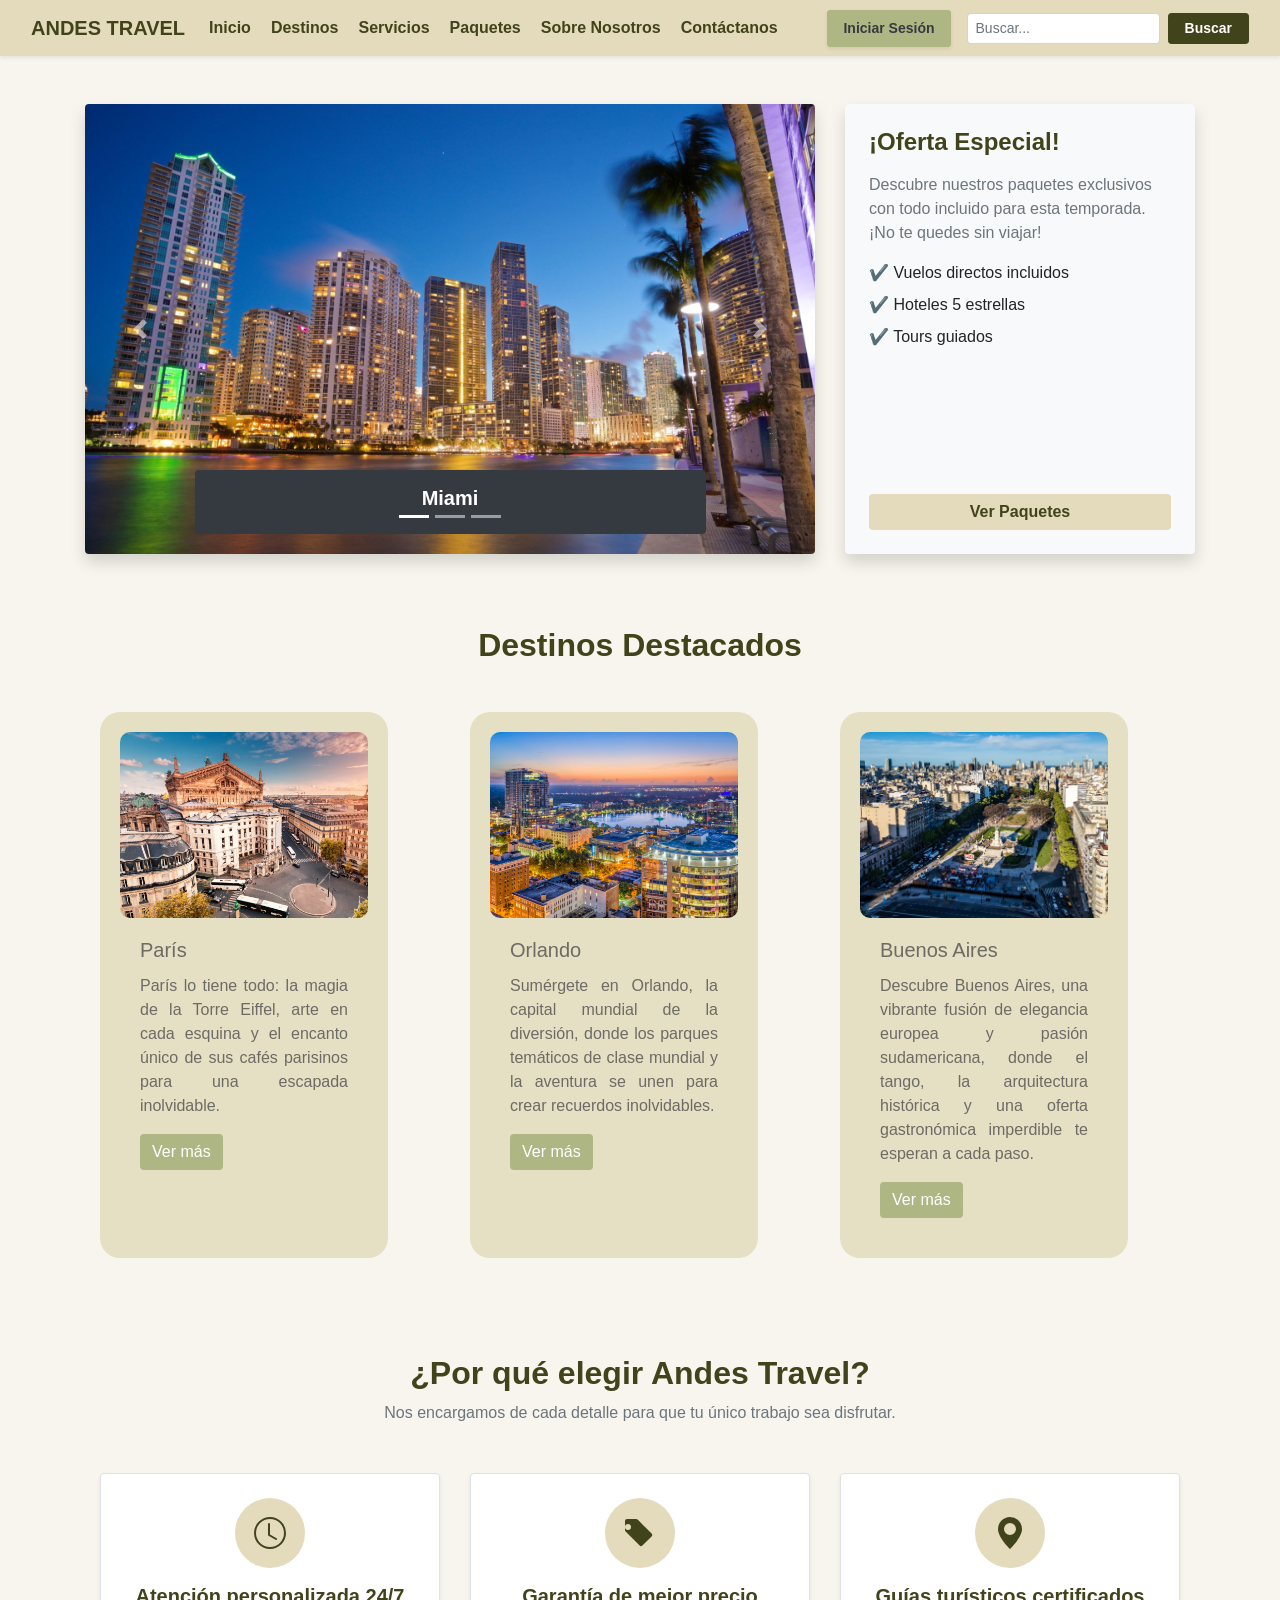
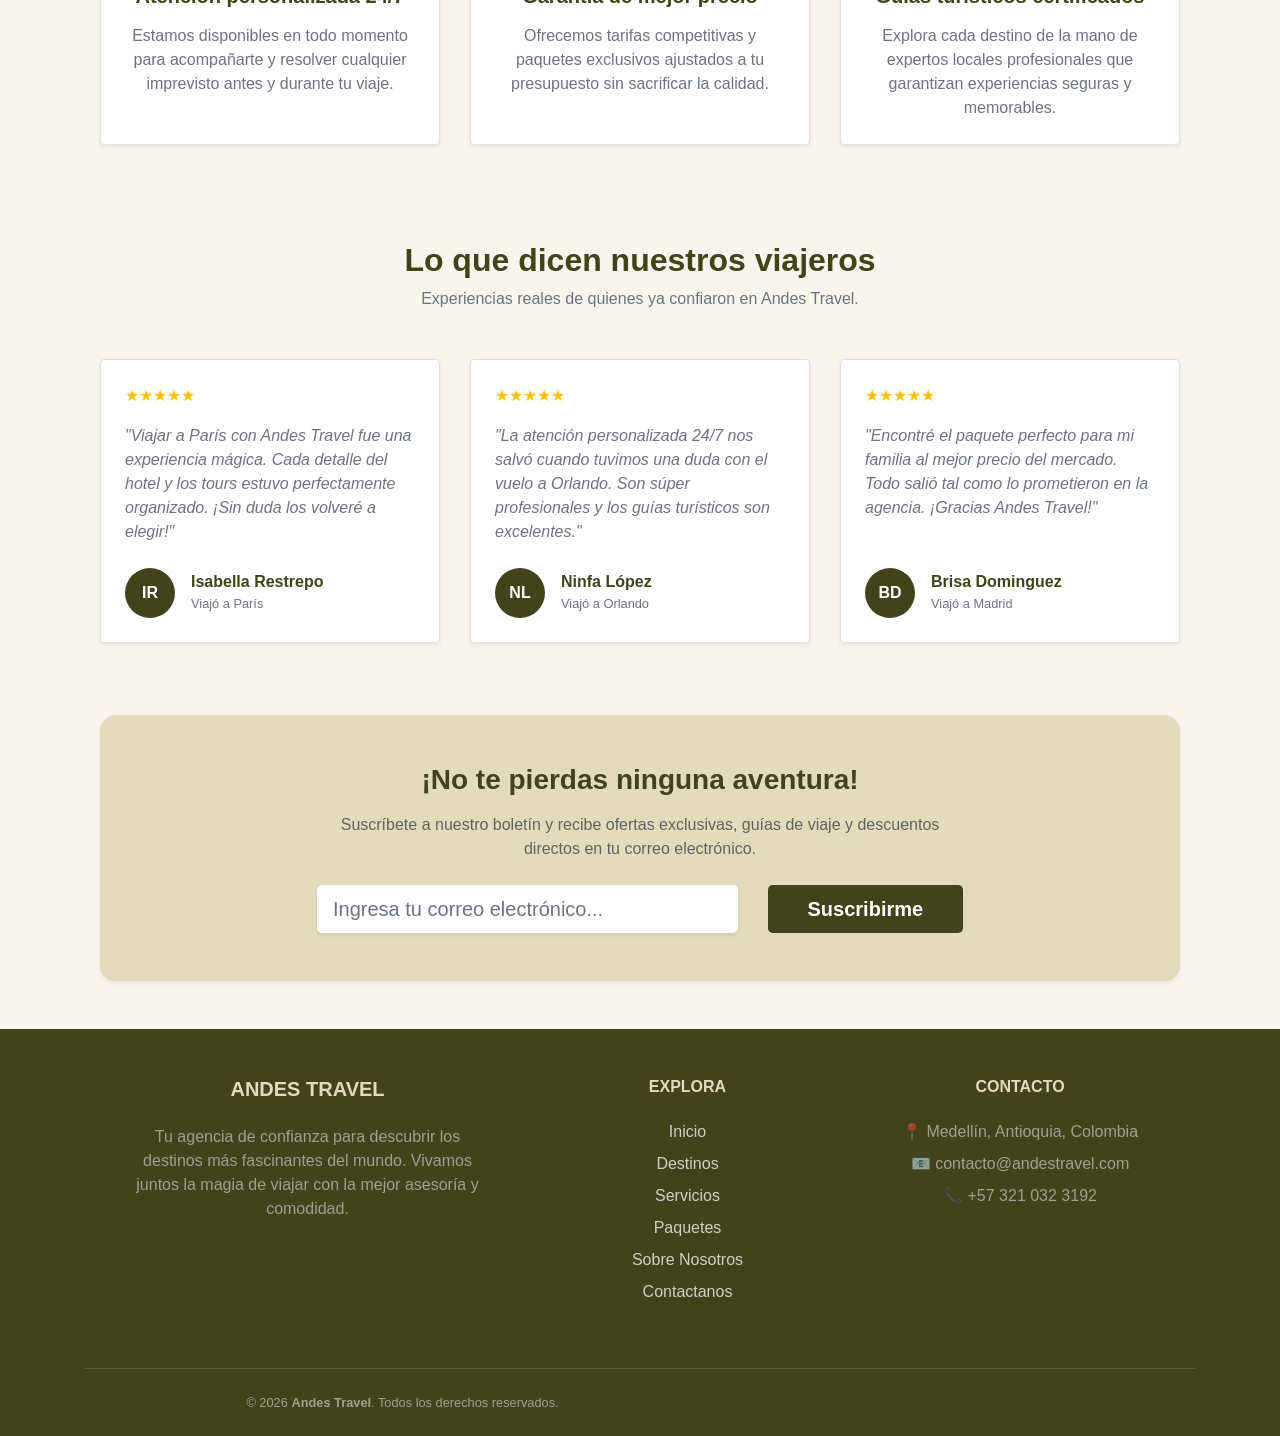
<file: index.html>
<!DOCTYPE html>
<html lang="es">
<head>
    <meta charset="UTF-8">
    <meta name="viewport" content="width=device-width, initial-scale=1.0">
    <title>Inicio - Andes Travel</title>
    
    <link href="https://cdn.jsdelivr.net/npm/bootstrap@5.3.3/dist/css/bootstrap.min.css" rel="stylesheet">
    <link rel="stylesheet" href="css/bootstrap.min.css">
    <link rel="stylesheet" href="css/style.css">
    
  
</head>
<body>

   
    <nav class="navbar navbar-expand-lg bg-body-tertiary shadow-sm" style="background-color: #E3DBBB !important;">
    <div class="container-fluid">
        <!-- Logo de la Marca -->
        <a class="navbar-brand fw-bold" href="index.html" style="color: #41431B;">ANDES TRAVEL</a>
        
        <!-- Botón Hamburguesa para Móviles -->
        <button class="navbar-toggler" type="button" data-bs-toggle="collapse" data-bs-target="#navbarSupportedContent" aria-controls="navbarSupportedContent" aria-expanded="false" aria-label="Toggle navigation">
            <span class="navbar-toggler-icon"></span>
        </button>

        <!-- Contenido del Menú -->
        <div class="collapse navbar-collapse" id="navbarSupportedContent">
            
            <!-- Enlaces de Navegación alineados a la izquierda -->
            <ul class="navbar-nav me-auto mb-2 mb-lg-0 align-items-lg-center gap-1">
                <li class="nav-item">
                    <a class="nav-link active fw-semibold" style="color: #41431B !important;" aria-current="page" href="index.html">Inicio</a>
                </li>
                <li class="nav-item">
                    <a class="nav-link fw-semibold" style="color: #41431B !important;" href="destinos.html">Destinos</a>
                </li>
                <li class="nav-item">
                    <a class="nav-link fw-semibold" style="color: #41431B !important;" href="servicios.html">Servicios</a>
                </li>
                <li class="nav-item">
                    <a class="nav-link fw-semibold" style="color: #41431B !important;" href="paquetes.html">Paquetes</a>
                </li>
                <li class="nav-item">
                    <a class="nav-link fw-semibold" style="color: #41431B !important;" href="sobre-nosotros.html">Sobre Nosotros</a>
                </li>
                <li class="nav-item">
                    <a class="nav-link fw-semibold" style="color: #41431B !important;" href="contacto.html">Contáctanos</a>
                </li>
            </ul>

            <!-- Sección Derecha: Botón de Sesión y Buscador -->
            <div class="d-flex align-items-center gap-3">
                
                <!-- Botón que activa el Modal (Actualizado a Bootstrap 5: data-bs-toggle) -->
                <button type="button" class="btn btn-sm fw-bold px-3 py-2 text-dark shadow-sm" style="background-color: #AEB784; border: none;" data-bs-toggle="modal" data-bs-target="#exampleModal">
                    Iniciar Sesión
                </button>

                <!-- Barra de Búsqueda -->
                <form class="d-flex" role="search">
                    <input class="form-control form-control-sm me-2" type="search" placeholder="Buscar..." aria-label="Search">
                    <button class="btn btn-sm fw-bold text-white px-3" type="submit" style="background-color: #41431B; border-color: #41431B;">Buscar</button>
                </form>
            </div>

        </div>
    </div>
</nav>

<!-- ========================================== -->
<!-- VENTANA MODAL DE INICIAR SESIÓN -->
<!-- ========================================== -->
<div class="modal fade" id="exampleModal" tabindex="-1" aria-labelledby="exampleModalLabel" aria-hidden="true">
    <div class="modal-dialog modal-dialog-centered">
        <div class="modal-content shadow-lg border-0 rounded-4" style="background-color: #F9F6EE;">
            <div class="modal-header border-bottom-0 pb-0">
                <h5 class="modal-title fw-bold" id="exampleModalLabel" style="color: #41431B;">Iniciar Sesión / Registro</h5>
                <button type="button" class="btn-close" data-bs-dismiss="modal" aria-label="Close"></button>
            </div>
            
            <div class="modal-body p-4">
                <form>
                    <div class="mb-3">
                        <label for="nombreCompleto" class="form-label small fw-bold" style="color: #41431B;">Nombre Completo</label>
                        <input type="text" class="form-control" id="nombreCompleto" placeholder="Escribe tu nombre">
                    </div>
                    <div class="mb-3">
                        <label for="documento" class="form-label small fw-bold" style="color: #41431B;">Documento de Identificación</label>
                        <input type="text" class="form-control" id="documento" placeholder="Escribe tu documento">
                    </div>
                    <div class="mb-3">
                        <label for="correo" class="form-label small fw-bold" style="color: #41431B;">Correo Electrónico</label>
                        <input type="email" class="form-control" id="correo" placeholder="Escribe tu correo">
                    </div>
                    <div class="mb-3">
                        <label for="usuario" class="form-label small fw-bold" style="color: #41431B;">Usuario</label>
                        <input type="text" class="form-control" id="usuario" placeholder="Elige un usuario">
                    </div>
                    <div class="mb-3">
                        <label for="password" class="form-label small fw-bold" style="color: #41431B;">Contraseña</label>
                        <input type="password" class="form-control" id="password" placeholder="Contraseña">
                        <div class="form-text text-muted" style="font-size: 0.75rem;">Nunca compartiremos tu contraseña.</div>
                    </div>
                    <div class="mb-3">
                        <label for="repassword" class="form-label small fw-bold" style="color: #41431B;">Repite la Contraseña</label>
                        <input type="password" class="form-control" id="repassword" placeholder="Repite tu contraseña">
                    </div>
                    <div class="mb-3 form-check">
                        <input type="checkbox" class="form-check-input" id="sesionCheck">
                        <label class="form-check-label small text-muted" for="sesionCheck">Mantener sesión iniciada</label>
                    </div>
                    <button type="submit" class="btn w-100 fw-bold text-white py-2" style="background-color: #41431B;">Crear Cuenta / Iniciar Sesión</button>
                </form>
            </div>
            
            <div class="modal-footer border-top-0 pt-0">
                <button type="button" class="btn btn-secondary btn-sm" data-bs-dismiss="modal">Cerrar</button>
            </div>
        </div>
    </div>
</div>

   
    <main>
        <div class="container my-5">
            
            <div class="row">
                
                
                <div class="col-lg-8 mb-4 mb-lg-0">
                    <div id="miCarrusel" class="carousel slide shadow rounded overflow-hidden" data-bs-ride="carousel">
                        
                       
                        <div class="carousel-indicators">
                            <button type="button" data-bs-target="#miCarrusel" data-bs-slide-to="0" class="active" aria-current="true" aria-label="Slide 1"></button>
                            <button type="button" data-bs-target="#miCarrusel" data-bs-slide-to="1" aria-label="Slide 2"></button>
                            <button type="button" data-bs-target="#miCarrusel" data-bs-slide-to="2" aria-label="Slide 3"></button>
                        </div>

                       
                        <div class="carousel-inner">
                            <div class="carousel-item active" data-bs-interval="4000">
                                <img src="img/9ea993d5-24cb-4fcb-86e9-ced4d9090113.webp" class="d-block w-100" alt="Miami">
                                <div class="carousel-caption d-none d-md-block bg-dark bg-opacity-50 rounded p-3">
                                    <h5 class="fw-bold">Miami</h5>
                                </div>
                            </div>

                            <div class="carousel-item" data-bs-interval="4000">
                                <img src="img/screenshot-2026-07-22-131208.png" class="d-block w-100" alt="Brasil">
                                <div class="carousel-caption d-none d-md-block bg-dark bg-opacity-50 rounded p-3">
                                    <h5 class="fw-bold">Brasil</h5>
                                </div>
                            </div>

                            <div class="carousel-item" data-bs-interval="4000">
                                <img src="img/Torre del Reloj en Cartagena de Indias, Colombia.webp" class="d-block w-100" alt="Cartagena">
                                <div class="carousel-caption d-none d-md-block bg-dark bg-opacity-50 rounded p-3">
                                    <h5 class="fw-bold">Cartagena</h5>
                                </div>
                            </div>
                        </div>

                     
                        <button class="carousel-control-prev" type="button" data-bs-target="#miCarrusel" data-bs-slide="prev">
                            <span class="carousel-control-prev-icon" aria-hidden="true"></span>
                            <span class="visually-hidden">Anterior</span>
                        </button>
                        <button class="carousel-control-next" type="button" data-bs-target="#miCarrusel" data-bs-slide="next">
                            <span class="carousel-control-next-icon" aria-hidden="true"></span>
                            <span class="visually-hidden">Siguiente</span>
                        </button>
                    </div>
                </div>

              
                <div class="col-lg-4">
                    <div class="p-4 shadow rounded h-100 d-flex flex-column justify-content-between hover-tarjeta" style="background-color: #f8f9fa;">
                        <div>
                            <h4 class="fw-bold mb-3" style="color: #41431B;">¡Oferta Especial!</h4>
                            <p class="text-muted">Descubre nuestros paquetes exclusivos con todo incluido para esta temporada. ¡No te quedes sin viajar!</p>
                            <ul class="list-unstyled mb-4">
                                <li class="mb-2">✔️ Vuelos directos incluidos</li>
                                <li class="mb-2">✔️ Hoteles 5 estrellas</li>
                                <li class="mb-2">✔️ Tours guiados</li>
                            </ul>
                        </div>
                        <a href="paquetes.html" class="btn w-100 button-paquetes" style="background-color: #E3DBBB; color: #41431B; font-weight: 600; border-color: #41431B;">Ver Paquetes</a>
                    </div>
                </div>
            </div>



            <!-- DESTINOS DESTACADOS -->
           <div class="destinos-populares">
            <section class="container my-5 py-4">
               <div class="text-center mb-5">
            <h2 class="fw-bold" style="color: #41431B;">Destinos Destacados</h2>
        </div>

                <div class="row">
                   
                    <div class="col-lg-4 mb-2 mb-lg-0">
                        <div class="card card-style hover-tarjeta h-100 d-flex flex-column justify-content-between" style="width: 18rem;">
                            <img class="card-img-top img-card" src="img/paris non ed 4.avif" alt="Card image cap">
                            <div class="card-body">
                                <h5 class="card-title">París</h5>
                                <p class="card-text">París lo tiene todo: la magia de la Torre Eiffel, arte en cada esquina y el encanto único de sus cafés parisinos para una escapada inolvidable.</p>
                                <a href="destinos.html" class="btn btn-primary tarjeta-destino" style="background-color: #AEB784; border: #41431B;">Ver más</a>
                            </div>
                        </div>
                    </div>

                   
                    <div class="col-lg-4 mb-2 mb-lg-0">
                        <div class="card card-style hover-tarjeta h-100 d-flex flex-column justify-content-between" style="width: 18rem;">
                            <img class="card-img-top img-card" src="img/Orlando_skyline-night-view_ss_non-editorial_yoitnj.avif" alt="Card image cap">
                            <div class="card-body">
                                <h5 class="card-title">Orlando</h5>
                                <p class="card-text">Sumérgete en Orlando, la capital mundial de la diversión, donde los parques temáticos de clase mundial y la aventura se unen para crear recuerdos inolvidables.</p>
                                <a href="destinos.html" class="btn btn-primary tarjeta-destino" style="background-color: #AEB784; border: #41431B;">Ver más</a>
                            </div>
                        </div>
                    </div>

                  
                    <div class="col-lg-4 mb-2 mb-lg-0">
                        <div class="card card-style hover-tarjeta h-100 d-flex flex-column justify-content-between" style="width: 18rem;">
                            <img class="card-img-top img-card" src="img/Vista_aérea_de_la_Plaza_del_Congreso_10.jpg" alt="Card image cap">
                            <div class="card-body">
                                <h5 class="card-title">Buenos Aires</h5>
                                <p class="card-text">Descubre Buenos Aires, una vibrante fusión de elegancia europea y pasión sudamericana, donde el tango, la arquitectura histórica y una oferta gastronómica imperdible te esperan a cada paso.</p>
                                <a href="destinos.html" class="btn btn-primary tarjeta-destino" style="background-color: #AEB784; border: #41431B;">Ver más</a>
                            </div>
                        </div>
                    </div>
                </div>
            </div>
</section>
            
        <!-- BENEFICIOS -->
            
    <section class="container my-5 py-4">
       
        <div class="text-center mb-5">
            <h2 class="fw-bold" style="color: #41431B;">¿Por qué elegir Andes Travel?</h2>
            <p class="text-muted">Nos encargamos de cada detalle para que tu único trabajo sea disfrutar.</p>
        </div>

        
        <div class="row g-4 text-center">
            
         
            <div class="col-md-4">
                <div class="p-4 border rounded shadow-sm h-100 bg-white hover-tarjeta">
                    <div class="mb-3 d-inline-flex align-items-center justify-content-center rounded-circle" style="width: 70px; height: 70px; background-color: #E3DBBB;">
                        
                        <svg xmlns="http://www.w3.org/2000/svg" width="32" height="32" fill="#41431B" viewBox="0 0 16 16">
                            <path d="M8 3.5a.5.5 0 0 0-1 0V9a.5.5 0 0 0 .252.434l3.5 2a.5.5 0 0 0 .496-.868L8 8.71V3.5z"/>
                            <path d="M8 16A8 8 0 1 0 8 0a8 8 0 0 0 0 16zm7-8A7 7 0 1 1 1 8a7 7 0 0 1 14 0z"/>
                        </svg>
                    </div>
                    <h4 class="fw-bold mb-3" style="color: #41431B; font-size: 1.25rem;">Atención personalizada 24/7</h4>
                    <p class="text-muted mb-0">Estamos disponibles en todo momento para acompañarte y resolver cualquier imprevisto antes y durante tu viaje.</p>
                </div>
            </div>

            
            <div class="col-md-4">
                <div class="p-4 border rounded shadow-sm h-100 bg-white hover-tarjeta">
                    <div class="mb-3 d-inline-flex align-items-center justify-content-center rounded-circle" style="width: 70px; height: 70px; background-color: #E3DBBB;">
                        
                        <svg xmlns="http://www.w3.org/2000/svg" width="32" height="32" fill="#41431B" viewBox="0 0 16 16">
                            <path d="M1.5 1a1 1 0 0 0-1 1v4.586a1 1 0 0 0 .293.707l7 7a1 1 0 0 0 1.414 0l4.586-4.586a1 1 0 0 0 0-1.414l-7-7A1 1 0 0 0 6.086 1H1.5zM2 6.5a1.5 1.5 0 1 1 0-3 1.5 1.5 0 0 1 0 3z"/>
                        </svg>
                    </div>
                    <h4 class="fw-bold mb-3" style="color: #41431B; font-size: 1.25rem;">Garantía de mejor precio</h4>
                    <p class="text-muted mb-0">Ofrecemos tarifas competitivas y paquetes exclusivos ajustados a tu presupuesto sin sacrificar la calidad.</p>
                </div>
            </div>

         
            <div class="col-md-4">
                <div class="p-4 border rounded shadow-sm h-100 bg-white hover-tarjeta">
                    <div class="mb-3 d-inline-flex align-items-center justify-content-center rounded-circle" style="width: 70px; height: 70px; background-color: #E3DBBB;">
                        
                        <svg xmlns="http://www.w3.org/2000/svg" width="32" height="32" fill="#41431B" viewBox="0 0 16 16">
                            <path d="M8 16s6-5.686 6-10A6 6 0 0 0 2 6c0 4.314 6 10 6 10zm0-7a3 3 0 1 1 0-6 3 3 0 0 1 0 6z"/>
                        </svg>
                    </div>
                    <h4 class="fw-bold mb-3" style="color: #41431B; font-size: 1.25rem;">Guías turísticos certificados</h4>
                    <p class="text-muted mb-0">Explora cada destino de la mano de expertos locales profesionales que garantizan experiencias seguras y memorables.</p>
                </div>
            </div>

        </div>
    </section>


    <!-- OPINIOONES -->

    <section class="container my-5 py-4">
      
        <div class="text-center mb-5">
            <h2 class="fw-bold" style="color: #41431B;">Lo que dicen nuestros viajeros</h2>
            <p class="text-muted">Experiencias reales de quienes ya confiaron en Andes Travel.</p>
        </div>
        <div class="row g-4">
            
            
            <div class="col-md-4">
                <div class="p-4 border rounded shadow-sm h-100 bg-white d-flex flex-column justify-content-between hover-tarjeta">
                    <div>
                        
                        <div class="mb-3 text-warning">
                            ★★★★★
                        </div>
                       
                        <p class="text-muted fst-italic mb-4">"Viajar a París con Andes Travel fue una experiencia mágica. Cada detalle del hotel y los tours estuvo perfectamente organizado. ¡Sin duda los volveré a elegir!"</p>
                    </div>
                    
                    <div class="d-flex align-items-center">
                        <div class="rounded-circle d-flex align-items-center justify-content-center text-white fw-bold me-3" style="width: 50px; height: 50px; background-color: #41431B;">
                            IR
                        </div>
                        <div>
                            <h6 class="fw-bold mb-0" style="color: #41431B;">Isabella Restrepo</h6>
                            <small class="text-muted">Viajó a París</small>
                        </div>
                    </div>
                </div>
            </div>

            <div class="col-md-4">
                <div class="p-4 border rounded shadow-sm h-100 bg-white d-flex flex-column justify-content-between hover-tarjeta">
                    <div>
                        
                        <div class="mb-3 text-warning">
                            ★★★★★
                        </div>
                       
                        <p class="text-muted fst-italic mb-4">"La atención personalizada 24/7 nos salvó cuando tuvimos una duda con el vuelo a Orlando. Son súper profesionales y los guías turísticos son excelentes."</p>
                    </div>
                   
                    <div class="d-flex align-items-center">
                        <div class="rounded-circle d-flex align-items-center justify-content-center text-white fw-bold me-3" style="width: 50px; height: 50px; background-color: #41431B;">
                            NL
                        </div>
                        <div>
                            <h6 class="fw-bold mb-0" style="color: #41431B;">Ninfa López</h6>
                            <small class="text-muted">Viajó a Orlando</small>
                        </div>
                    </div>
                </div>
            </div>

            <div class="col-md-4">
                <div class="p-4 border rounded shadow-sm h-100 bg-white d-flex flex-column justify-content-between hover-tarjeta">
                    <div>
                        
                        <div class="mb-3 text-warning">
                            ★★★★★
                        </div>
                        
                        <p class="text-muted fst-italic mb-4">"Encontré el paquete perfecto para mi familia al mejor precio del mercado. Todo salió tal como lo prometieron en la agencia. ¡Gracias Andes Travel!"</p>
                    </div>
                   
                    <div class="d-flex align-items-center">
                        <div class="rounded-circle d-flex align-items-center justify-content-center text-white fw-bold me-3" style="width: 50px; height: 50px; background-color: #41431B;">
                            BD
                        </div>
                        <div>
                            <h6 class="fw-bold mb-0" style="color: #41431B;">Brisa Dominguez</h6>
                            <small class="text-muted">Viajó a Madrid</small>
                        </div>
                    </div>
                </div>
            </div>

        </div>
    </section>

    <!-- SUSCRIPCION -->
    <section class="container my-5">
        <div class="p-5 rounded-4 shadow-sm text-center" style="background-color: #E3DBBB;">
            <div class="row justify-content-center">
                <div class="col-lg-8">
                    
                    
                    <h3 class="fw-bold mb-3" style="color: #41431B;">¡No te pierdas ninguna aventura!</h3>
                    <p class="text-dark mb-4 opacity-75">Suscríbete a nuestro boletín y recibe ofertas exclusivas, guías de viaje y descuentos directos en tu correo electrónico.</p>
                    
                    
                    <form class="row g-3 justify-content-center">
                        <div class="col-md-8">
                            <input type="email" class="form-control form-control-lg border-0 shadow-sm" placeholder="Ingresa tu correo electrónico..." required>
                        </div>
                        <div class="col-md-4">
                            <button type="submit" class="btn w-100 btn-lg fw-bold text-white" style="background-color: #41431B;">Suscribirme</button>
                        </div>
                    </form>

                  
                </div>
            </div>
        </div>
    </section>
    </main>
 
   
    <footer class="text-white pt-5 pb-4" style="background-color: #41431B;">
        <div class="container text-center text-md-start">
            <div class="row g-4">
                
                
                <div class="col-md-4 col-lg-4 col-xl-4 mx-auto mb-4">
                    <h5 class="text-uppercase fw-bold mb-4" style="color: #E3DBBB;">Andes Travel</h5>
                    <p class="text-white-50">
                        Tu agencia de confianza para descubrir los destinos más fascinantes del mundo. Vivamos juntos la magia de viajar con la mejor asesoría y comodidad.
                    </p>
                </div>

               
                <div class="col-md-2 col-lg-2 col-xl-2 mx-auto mb-4">
                    <h6 class="text-uppercase fw-bold mb-4" style="color: #E3DBBB;">Explora</h6>
                    <ul class="list-unstyled">
                        <li class="mb-2"><a href="index.html" class="text-white text-decoration-none opacity-75 hover-opacity">Inicio</a></li>
                        <li class="mb-2"><a href="destinos.html" class="text-white text-decoration-none opacity-75 hover-opacity">Destinos</a></li>
                        <li class="mb-2"><a href="servicios.html" class="text-white text-decoration-none opacity-75 hover-opacity">Servicios</a></li>
                        <li class="mb-2"><a href="paquetes.html" class="text-white text-decoration-none opacity-75 hover-opacity">Paquetes</a></li>
                        <li class="mb-2"><a href="sobre-nosotros.html" class="text-white text-decoration-none opacity-75 hover-opacity">Sobre Nosotros</a></li>
                        <li class="mb-2"><a href="contacto.html" class="text-white text-decoration-none opacity-75 hover-opacity">Contactanos</a></li>
                    </ul>
                </div>

               
                <div class="col-md-4 col-lg-3 col-xl-3 mx-auto mb-md-0 mb-4">
                    <h6 class="text-uppercase fw-bold mb-4" style="color: #E3DBBB;">Contacto</h6>
                    <p class="text-white-50 mb-2">📍 Medellín, Antioquia, Colombia</p>
                    <p class="text-white-50 mb-2">📧 contacto@andestravel.com</p>
                    <p class="text-white-50 mb-2">📞 +57 321 032 3192</p>
                </div>

            </div>

            
            <hr class="my-4" style="background-color: #E3DBBB; opacity: 0.2;">
            
            <div class="row align-items-center">
                <div class="col-md-7 text-center text-md-start">
                    <p class="text-white-50 small mb-0">&copy; 2026 <strong>Andes Travel</strong>. Todos los derechos reservados.</p>
                </div>
              
            </div>
        </div>
    </footer>
   
    <script src="https://cdn.jsdelivr.net/npm/bootstrap@5.3.3/dist/js/bootstrap.bundle.min.js"></script>
    <script src="js/jquery-4.0.0.min.js"></script>
    <script src="js/popper.min.js"></script>
    <script src="js/bootstrap.min.js"></script>
</body>
</html>
</file>
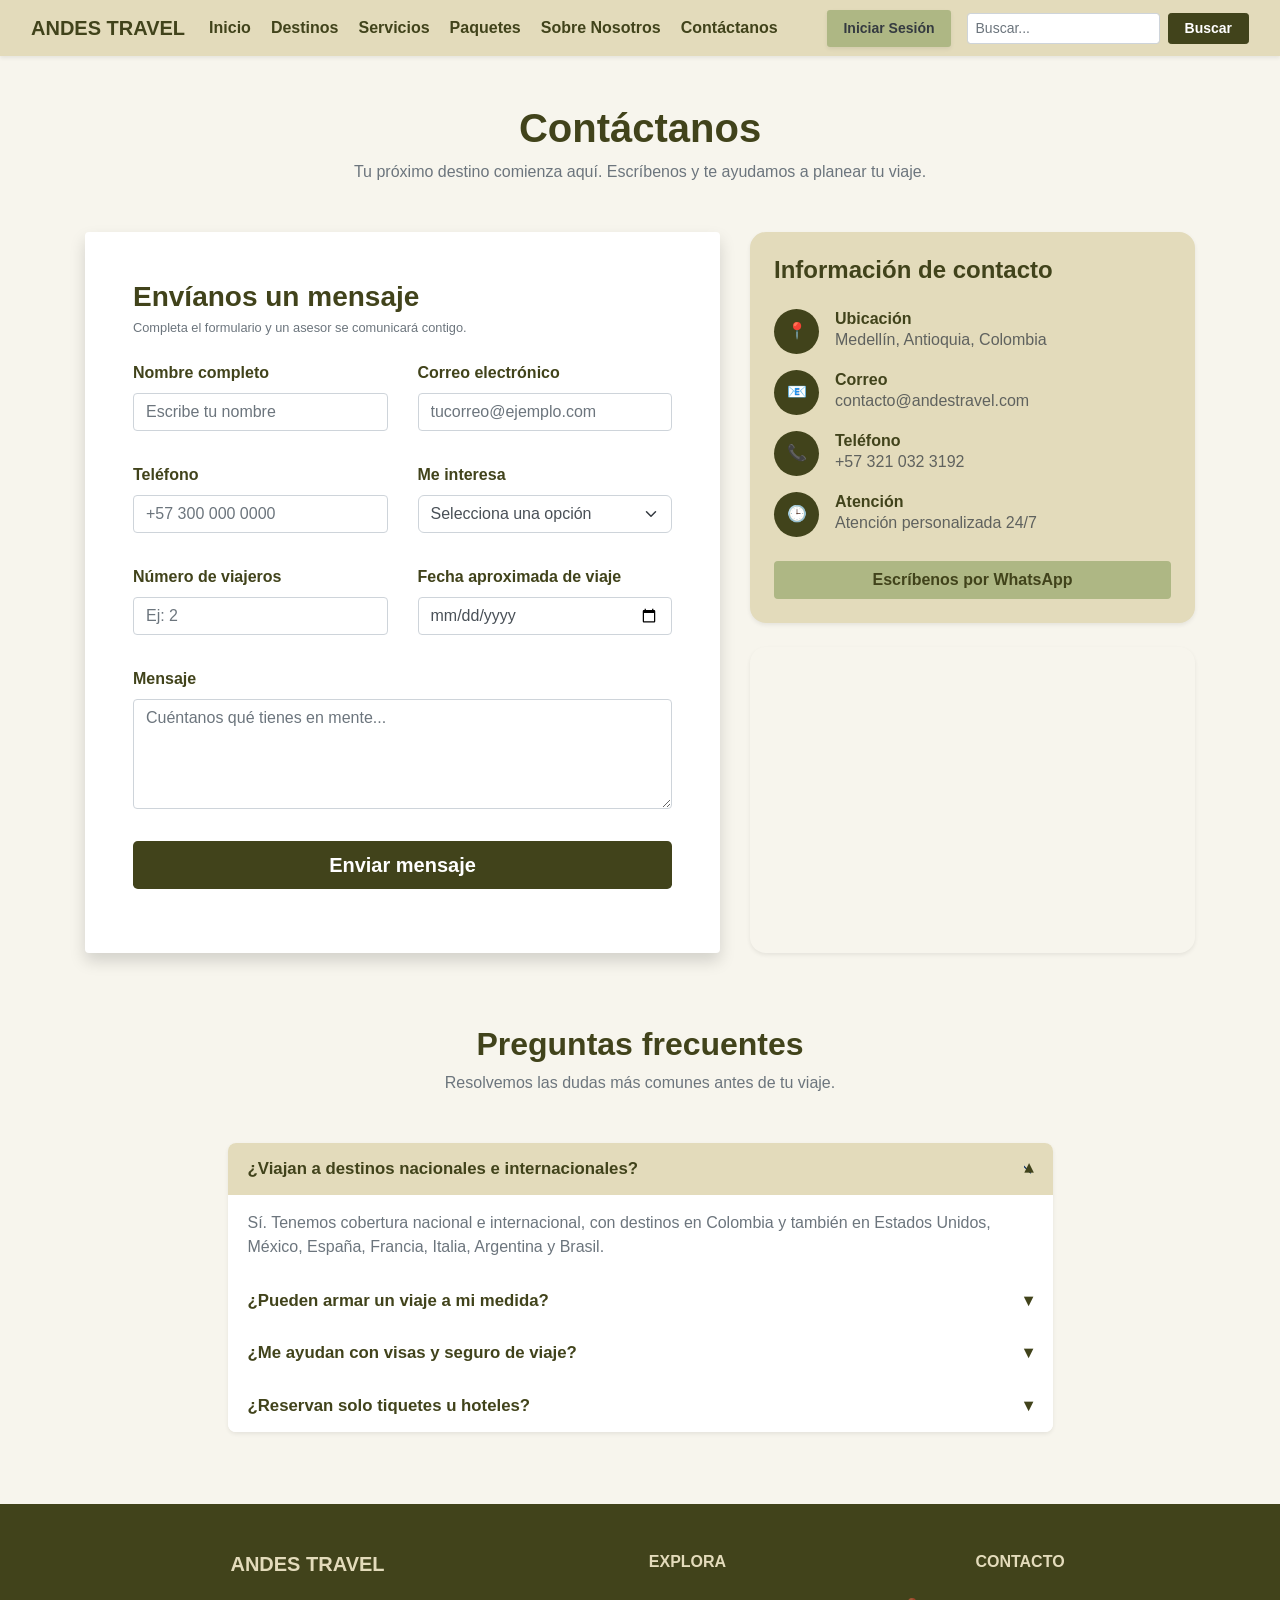
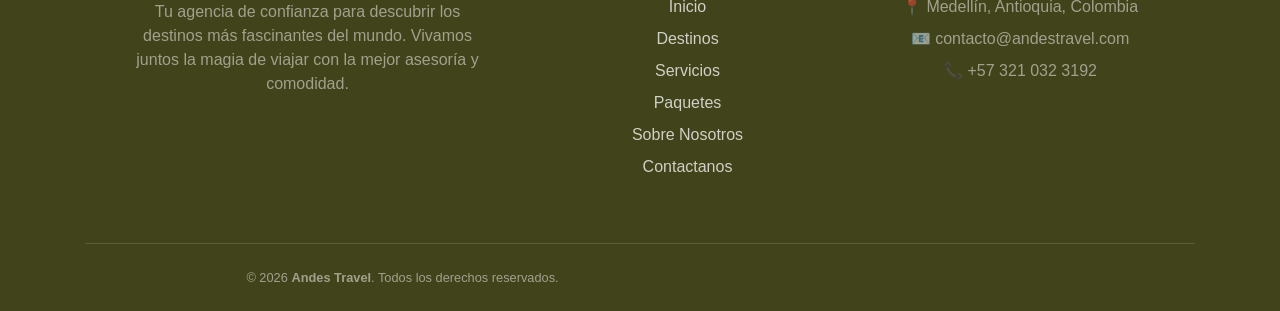
<file: contacto.html>
<!DOCTYPE html>
<html lang="es">
<head>
    <meta charset="UTF-8">
    <meta name="viewport" content="width=device-width, initial-scale=1.0">
    <title>Contacto - Andes Travel</title>
    
    <link href="https://cdn.jsdelivr.net/npm/bootstrap@5.3.3/dist/css/bootstrap.min.css" rel="stylesheet">
    <link rel="stylesheet" href="css/bootstrap.min.css">
    <link rel="stylesheet" href="css/style.css">
    
  
</head>
<body>

   
    <nav class="navbar navbar-expand-lg bg-body-tertiary shadow-sm" style="background-color: #E3DBBB !important;">
    <div class="container-fluid">
        <!-- Logo de la Marca -->
        <a class="navbar-brand fw-bold" href="index.html" style="color: #41431B;">ANDES TRAVEL</a>
        
        <!-- Botón Hamburguesa para Móviles -->
        <button class="navbar-toggler" type="button" data-bs-toggle="collapse" data-bs-target="#navbarSupportedContent" aria-controls="navbarSupportedContent" aria-expanded="false" aria-label="Toggle navigation">
            <span class="navbar-toggler-icon"></span>
        </button>

        <!-- Contenido del Menú -->
        <div class="collapse navbar-collapse" id="navbarSupportedContent">
            
            <!-- Enlaces de Navegación alineados a la izquierda -->
            <ul class="navbar-nav me-auto mb-2 mb-lg-0 align-items-lg-center gap-1">
                <li class="nav-item">
                    <a class="nav-link active fw-semibold" style="color: #41431B !important;" aria-current="page" href="index.html">Inicio</a>
                </li>
                <li class="nav-item">
                    <a class="nav-link fw-semibold" style="color: #41431B !important;" href="destinos.html">Destinos</a>
                </li>
                <li class="nav-item">
                    <a class="nav-link fw-semibold" style="color: #41431B !important;" href="servicios.html">Servicios</a>
                </li>
                <li class="nav-item">
                    <a class="nav-link fw-semibold" style="color: #41431B !important;" href="paquetes.html">Paquetes</a>
                </li>
                <li class="nav-item">
                    <a class="nav-link fw-semibold" style="color: #41431B !important;" href="sobre-nosotros.html">Sobre Nosotros</a>
                </li>
                <li class="nav-item">
                    <a class="nav-link fw-semibold" style="color: #41431B !important;" href="contacto.html">Contáctanos</a>
                </li>
            </ul>

            <!-- Sección Derecha: Botón de Sesión y Buscador -->
            <div class="d-flex align-items-center gap-3">
                
                <!-- Botón que activa el Modal (Actualizado a Bootstrap 5: data-bs-toggle) -->
                <button type="button" class="btn btn-sm fw-bold px-3 py-2 text-dark shadow-sm" style="background-color: #AEB784; border: none;" data-bs-toggle="modal" data-bs-target="#exampleModal">
                    Iniciar Sesión
                </button>

                <!-- Barra de Búsqueda -->
                <form class="d-flex" role="search">
                    <input class="form-control form-control-sm me-2" type="search" placeholder="Buscar..." aria-label="Search">
                    <button class="btn btn-sm fw-bold text-white px-3" type="submit" style="background-color: #41431B; border-color: #41431B;">Buscar</button>
                </form>
            </div>

        </div>
    </div>
</nav>

<!-- ========================================== -->
<!-- VENTANA MODAL DE INICIAR SESIÓN -->
<!-- ========================================== -->
<div class="modal fade" id="exampleModal" tabindex="-1" aria-labelledby="exampleModalLabel" aria-hidden="true">
    <div class="modal-dialog modal-dialog-centered">
        <div class="modal-content shadow-lg border-0 rounded-4" style="background-color: #F9F6EE;">
            <div class="modal-header border-bottom-0 pb-0">
                <h5 class="modal-title fw-bold" id="exampleModalLabel" style="color: #41431B;">Iniciar Sesión / Registro</h5>
                <button type="button" class="btn-close" data-bs-dismiss="modal" aria-label="Close"></button>
            </div>
            
            <div class="modal-body p-4">
                <form>
                    <div class="mb-3">
                        <label for="nombreCompleto" class="form-label small fw-bold" style="color: #41431B;">Nombre Completo</label>
                        <input type="text" class="form-control" id="nombreCompleto" placeholder="Escribe tu nombre">
                    </div>
                    <div class="mb-3">
                        <label for="documento" class="form-label small fw-bold" style="color: #41431B;">Documento de Identificación</label>
                        <input type="text" class="form-control" id="documento" placeholder="Escribe tu documento">
                    </div>
                    <div class="mb-3">
                        <label for="correo" class="form-label small fw-bold" style="color: #41431B;">Correo Electrónico</label>
                        <input type="email" class="form-control" id="correo" placeholder="Escribe tu correo">
                    </div>
                    <div class="mb-3">
                        <label for="usuario" class="form-label small fw-bold" style="color: #41431B;">Usuario</label>
                        <input type="text" class="form-control" id="usuario" placeholder="Elige un usuario">
                    </div>
                    <div class="mb-3">
                        <label for="password" class="form-label small fw-bold" style="color: #41431B;">Contraseña</label>
                        <input type="password" class="form-control" id="password" placeholder="Contraseña">
                        <div class="form-text text-muted" style="font-size: 0.75rem;">Nunca compartiremos tu contraseña.</div>
                    </div>
                    <div class="mb-3">
                        <label for="repassword" class="form-label small fw-bold" style="color: #41431B;">Repite la Contraseña</label>
                        <input type="password" class="form-control" id="repassword" placeholder="Repite tu contraseña">
                    </div>
                    <div class="mb-3 form-check">
                        <input type="checkbox" class="form-check-input" id="sesionCheck">
                        <label class="form-check-label small text-muted" for="sesionCheck">Mantener sesión iniciada</label>
                    </div>
                    <button type="submit" class="btn w-100 fw-bold text-white py-2" style="background-color: #41431B;">Crear Cuenta / Iniciar Sesión</button>
                </form>
            </div>
            
            <div class="modal-footer border-top-0 pt-0">
                <button type="button" class="btn btn-secondary btn-sm" data-bs-dismiss="modal">Cerrar</button>
            </div>
        </div>
    </div>
</div>

<main>
    <div class="container my-5">

        <div class="text-center mb-5">
            <h1 class="fw-bold" style="color: #41431B;">Contáctanos</h1>
            <p class="text-muted">Tu próximo destino comienza aquí. Escríbenos y te ayudamos a planear tu viaje.</p>
        </div>

        <div class="row g-4">

            <div class="col-lg-7">
                <div class="p-4 p-md-5 shadow rounded bg-white h-100">
                    <h3 class="fw-bold mb-1" style="color: #41431B;">Envíanos un mensaje</h3>
                    <p class="text-muted small mb-4">Completa el formulario y un asesor se comunicará contigo.</p>

                    <div id="mensajeExito" class="alert d-none" role="alert" style="background-color: #E3DBBB; color: #41431B; border-color: #AEB784;">
                        ✅ ¡Gracias! Recibimos tu mensaje y pronto nos pondremos en contacto contigo.
                    </div>

                    <form id="formContacto" class="row g-3 needs-validation form-contacto" novalidate>
                        <div class="col-md-6">
                            <label for="nombre" class="form-label fw-semibold" style="color: #41431B;">Nombre completo</label>
                            <input type="text" class="form-control" id="nombre" placeholder="Escribe tu nombre" required>
                            <div class="invalid-feedback">Ingresa tu nombre.</div>
                        </div>
                        <div class="col-md-6">
                            <label for="correo" class="form-label fw-semibold" style="color: #41431B;">Correo electrónico</label>
                            <input type="email" class="form-control" id="correo" placeholder="tucorreo@ejemplo.com" required>
                            <div class="invalid-feedback">Ingresa un correo válido.</div>
                        </div>
                        <div class="col-md-6">
                            <label for="telefono" class="form-label fw-semibold" style="color: #41431B;">Teléfono</label>
                            <input type="tel" class="form-control" id="telefono" placeholder="+57 300 000 0000" required>
                            <div class="invalid-feedback">Ingresa un número de contacto.</div>
                        </div>
                        <div class="col-md-6">
                            <label for="interes" class="form-label fw-semibold" style="color: #41431B;">Me interesa</label>
                            <select class="form-select" id="interes" required>
                                <option value="" selected disabled>Selecciona una opción</option>
                                <optgroup label="Paquetes">
                                    <option>Paquete Caribe</option>
                                    <option>Paquete San Andrés</option>
                                    <option>Paquete Nueva York</option>
                                    <option>Paquete España</option>
                                </optgroup>
                                <optgroup label="Otros">
                                    <option>Destino nacional</option>
                                    <option>Destino internacional</option>
                                    <option>Viaje personalizado</option>
                                    <option>Servicios (tiquetes, hoteles, transporte...)</option>
                                </optgroup>
                            </select>
                            <div class="invalid-feedback">Selecciona una opción.</div>
                        </div>
                        <div class="col-md-6">
                            <label for="viajeros" class="form-label fw-semibold" style="color: #41431B;">Número de viajeros</label>
                            <input type="number" class="form-control" id="viajeros" min="1" placeholder="Ej: 2">
                        </div>
                        <div class="col-md-6">
                            <label for="fecha" class="form-label fw-semibold" style="color: #41431B;">Fecha aproximada de viaje</label>
                            <input type="date" class="form-control" id="fecha">
                        </div>
                        <div class="col-12">
                            <label for="mensaje" class="form-label fw-semibold" style="color: #41431B;">Mensaje</label>
                            <textarea class="form-control" id="mensaje" rows="4" placeholder="Cuéntanos qué tienes en mente..." required></textarea>
                            <div class="invalid-feedback">Escribe un mensaje.</div>
                        </div>
                        <div class="col-12">
                            <button type="submit" class="btn btn-lg w-100 fw-bold text-white" style="background-color: #41431B;">Enviar mensaje</button>
                        </div>
                    </form>
                </div>
            </div>

            <div class="col-lg-5">
                <div class="info-col h-100">

                    <div class="p-4 rounded-4 shadow-sm hover-tarjeta" style="background-color: #E3DBBB;">
                        <h4 class="fw-bold mb-4" style="color: #41431B;">Información de contacto</h4>

                        <div class="d-flex align-items-start mb-3">
                            <div class="rounded-circle d-flex align-items-center justify-content-center me-3 flex-shrink-0" style="width: 45px; height: 45px; background-color: #41431B;">📍</div>
                            <div>
                                <h6 class="fw-bold mb-0" style="color: #41431B;">Ubicación</h6>
                                <span class="text-dark opacity-75">Medellín, Antioquia, Colombia</span>
                            </div>
                        </div>

                        <div class="d-flex align-items-start mb-3">
                            <div class="rounded-circle d-flex align-items-center justify-content-center me-3 flex-shrink-0" style="width: 45px; height: 45px; background-color: #41431B;">📧</div>
                            <div>
                                <h6 class="fw-bold mb-0" style="color: #41431B;">Correo</h6>
                                <a href="mailto:contacto@andestravel.com" class="text-dark opacity-75 text-decoration-none">contacto@andestravel.com</a>
                            </div>
                        </div>

                        <div class="d-flex align-items-start mb-3">
                            <div class="rounded-circle d-flex align-items-center justify-content-center me-3 flex-shrink-0" style="width: 45px; height: 45px; background-color: #41431B;">📞</div>
                            <div>
                                <h6 class="fw-bold mb-0" style="color: #41431B;">Teléfono</h6>
                                <a href="tel:+573210323192" class="text-dark opacity-75 text-decoration-none">+57 321 032 3192</a>
                            </div>
                        </div>

                        <div class="d-flex align-items-start mb-4">
                            <div class="rounded-circle d-flex align-items-center justify-content-center me-3 flex-shrink-0" style="width: 45px; height: 45px; background-color: #41431B;">🕒</div>
                            <div>
                                <h6 class="fw-bold mb-0" style="color: #41431B;">Atención</h6>
                                <span class="text-dark opacity-75">Atención personalizada 24/7</span>
                            </div>
                        </div>

                        <a href="https://wa.me/573210323192" target="_blank" rel="noopener" class="btn w-100 fw-bold btn-destino" style="background-color: #AEB784; color: #41431B;">Escríbenos por WhatsApp</a>
                    </div>

                    <div class="rounded-4 shadow-sm overflow-hidden flex-grow-1" style="min-height: 250px;">
                        <iframe title="Ubicación de Andes Travel en Medellín" src="https://www.google.com/maps?q=Medell%C3%ADn,+Antioquia,+Colombia&output=embed" width="100%" height="100%" style="border:0; min-height: 250px;" allowfullscreen loading="lazy" referrerpolicy="no-referrer-when-downgrade"></iframe>
                    </div>
                </div>
            </div>
        </div>
    </div>

    <section class="container my-5 py-4">
        <div class="text-center mb-5">
            <h2 class="fw-bold" style="color: #41431B;">Preguntas frecuentes</h2>
            <p class="text-muted">Resolvemos las dudas más comunes antes de tu viaje.</p>
        </div>
        <div class="row justify-content-center">
            <div class="col-lg-9">
                <div class="accordion shadow-sm" id="faqContacto">
                    <div class="accordion-item border-0 border-bottom">
                        <h3 class="accordion-header">
                            <button class="accordion-button fw-bold btn-faq" type="button" data-bs-toggle="collapse" data-bs-target="#faq1" aria-expanded="true" aria-controls="faq1">
                                ¿Viajan a destinos nacionales e internacionales?
                            </button>
                        </h3>
                        <div id="faq1" class="accordion-collapse collapse show" data-bs-parent="#faqContacto">
                            <div class="accordion-body text-muted">Sí. Tenemos cobertura nacional e internacional, con destinos en Colombia y también en Estados Unidos, México, España, Francia, Italia, Argentina y Brasil.</div>
                        </div>
                    </div>
                    <div class="accordion-item border-0 border-bottom">
                        <h3 class="accordion-header">
                            <button class="accordion-button collapsed fw-bold btn-faq" type="button" data-bs-toggle="collapse" data-bs-target="#faq2" aria-expanded="false" aria-controls="faq2">
                                ¿Pueden armar un viaje a mi medida?
                            </button>
                        </h3>
                        <div id="faq2" class="accordion-collapse collapse" data-bs-parent="#faqContacto">
                            <div class="accordion-body text-muted">Claro. Diseñamos itinerarios personalizados para familias, parejas, grupos de amigos y viajeros individuales según tus preferencias.</div>
                        </div>
                    </div>
                    <div class="accordion-item border-0 border-bottom">
                        <h3 class="accordion-header">
                            <button class="accordion-button collapsed fw-bold btn-faq" type="button" data-bs-toggle="collapse" data-bs-target="#faq3" aria-expanded="false" aria-controls="faq3">
                                ¿Me ayudan con visas y seguro de viaje?
                            </button>
                        </h3>
                        <div id="faq3" class="accordion-collapse collapse" data-bs-parent="#faqContacto">
                            <div class="accordion-body text-muted">Sí. Te orientamos sobre los procesos y requisitos de visa y de entrada a cada país, y gestionamos tu seguro de viaje.</div>
                        </div>
                    </div>
                    <div class="accordion-item border-0">
                        <h3 class="accordion-header">
                            <button class="accordion-button collapsed fw-bold btn-faq" type="button" data-bs-toggle="collapse" data-bs-target="#faq4" aria-expanded="false" aria-controls="faq4">
                                ¿Reservan solo tiquetes u hoteles?
                            </button>
                        </h3>
                        <div id="faq4" class="accordion-collapse collapse" data-bs-parent="#faqContacto">
                            <div class="accordion-body text-muted">Sí. Además de los paquetes completos, puedes reservar únicamente tiquetes aéreos, hoteles, transporte o experiencias.</div>
                        </div>
                    </div>
                </div>
            </div>
        </div>
    </section>
</main>

    <footer class="text-white pt-5 pb-4" style="background-color: #41431B;">
        <div class="container text-center text-md-start">
            <div class="row g-4">
                
                
                <div class="col-md-4 col-lg-4 col-xl-4 mx-auto mb-4">
                    <h5 class="text-uppercase fw-bold mb-4" style="color: #E3DBBB;">Andes Travel</h5>
                    <p class="text-white-50">
                        Tu agencia de confianza para descubrir los destinos más fascinantes del mundo. Vivamos juntos la magia de viajar con la mejor asesoría y comodidad.
                    </p>
                </div>

               
                <div class="col-md-2 col-lg-2 col-xl-2 mx-auto mb-4">
                    <h6 class="text-uppercase fw-bold mb-4" style="color: #E3DBBB;">Explora</h6>
                    <ul class="list-unstyled">
                        <li class="mb-2"><a href="index.html" class="text-white text-decoration-none opacity-75 hover-opacity">Inicio</a></li>
                        <li class="mb-2"><a href="destinos.html" class="text-white text-decoration-none opacity-75 hover-opacity">Destinos</a></li>
                        <li class="mb-2"><a href="servicios.html" class="text-white text-decoration-none opacity-75 hover-opacity">Servicios</a></li>
                        <li class="mb-2"><a href="paquetes.html" class="text-white text-decoration-none opacity-75 hover-opacity">Paquetes</a></li>
                        <li class="mb-2"><a href="sobre-nosotros.html" class="text-white text-decoration-none opacity-75 hover-opacity">Sobre Nosotros</a></li>
                        <li class="mb-2"><a href="contacto.html" class="text-white text-decoration-none opacity-75 hover-opacity">Contactanos</a></li>
                    </ul>
                </div>

               
                <div class="col-md-4 col-lg-3 col-xl-3 mx-auto mb-md-0 mb-4">
                    <h6 class="text-uppercase fw-bold mb-4" style="color: #E3DBBB;">Contacto</h6>
                    <p class="text-white-50 mb-2">📍 Medellín, Antioquia, Colombia</p>
                    <p class="text-white-50 mb-2">📧 contacto@andestravel.com</p>
                    <p class="text-white-50 mb-2">📞 +57 321 032 3192</p>
                </div>

            </div>

            
            <hr class="my-4" style="background-color: #E3DBBB; opacity: 0.2;">
            
            <div class="row align-items-center">
                <div class="col-md-7 text-center text-md-start">
                    <p class="text-white-50 small mb-0">&copy; 2026 <strong>Andes Travel</strong>. Todos los derechos reservados.</p>
                </div>
              
            </div>
        </div>
    </footer>

    <script src="https://cdn.jsdelivr.net/npm/bootstrap@5.3.3/dist/js/bootstrap.bundle.min.js"></script>
    <script src="js/jquery-4.0.0.min.js"></script>
    <script src="js/popper.min.js"></script>
    <script src="js/bootstrap.min.js"></script>
</script>
</body>
</html>
</file>
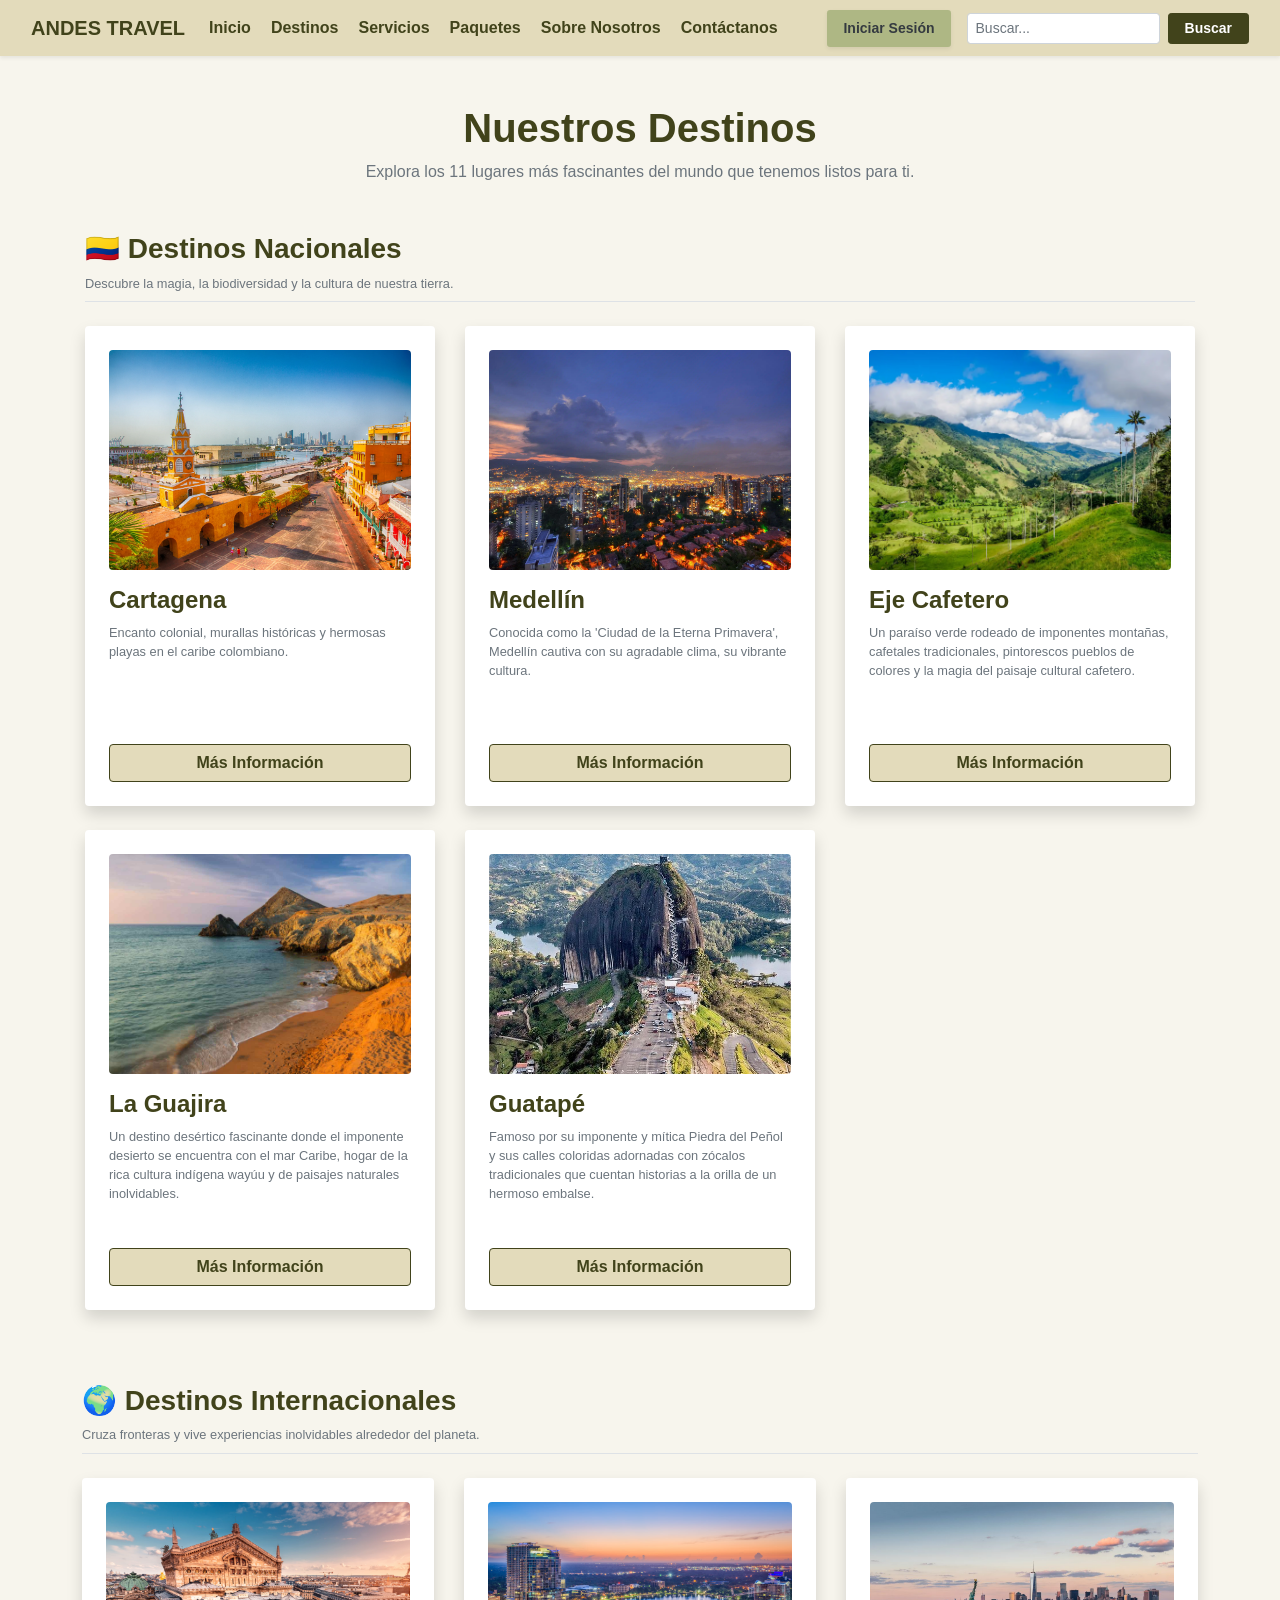
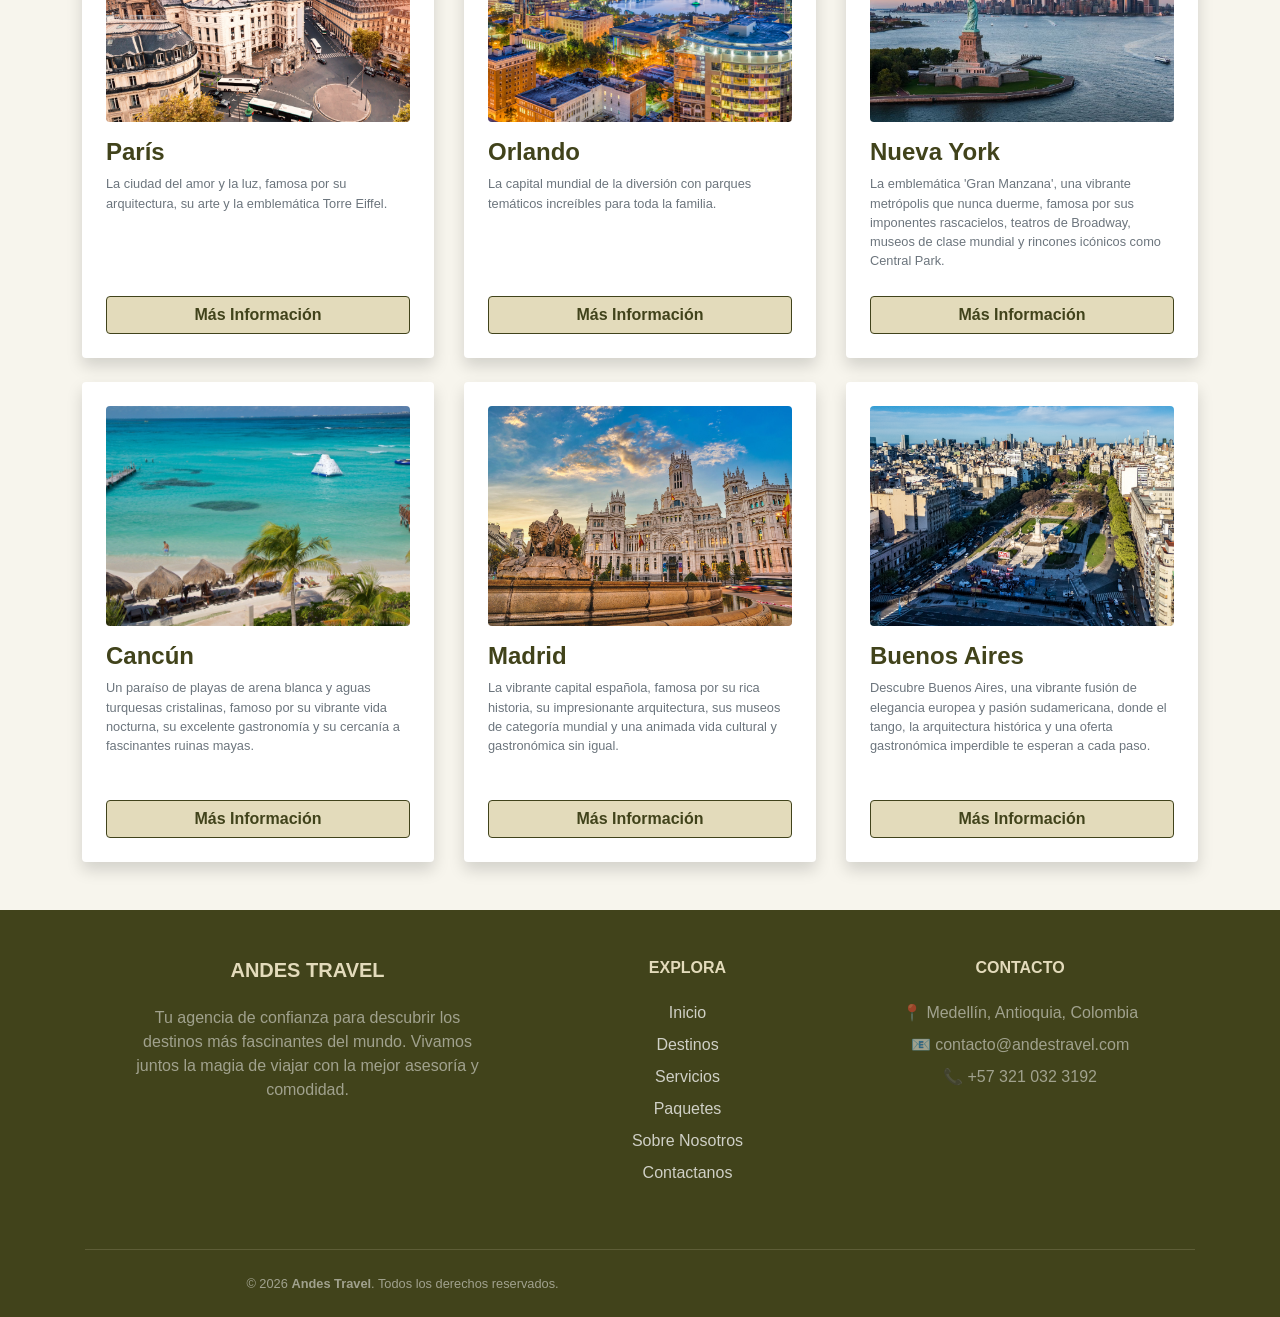
<file: destinos.html>
<!DOCTYPE html>
<html lang="es">
<head>
    <meta charset="UTF-8">
    <meta name="viewport" content="width=device-width, initial-scale=1.0">
    <title>Destinos - Andes Travel</title>
    
    <link href="https://cdn.jsdelivr.net/npm/bootstrap@5.3.3/dist/css/bootstrap.min.css" rel="stylesheet">
    <link rel="stylesheet" href="css/bootstrap.min.css">
    <link rel="stylesheet" href="css/style.css">
    
</head>

     <nav class="navbar navbar-expand-lg bg-body-tertiary shadow-sm" style="background-color: #E3DBBB !important;">
    <div class="container-fluid">
        <!-- Logo de la Marca -->
        <a class="navbar-brand fw-bold" href="index.html" style="color: #41431B;">ANDES TRAVEL</a>
        
        <!-- Botón Hamburguesa para Móviles -->
        <button class="navbar-toggler" type="button" data-bs-toggle="collapse" data-bs-target="#navbarSupportedContent" aria-controls="navbarSupportedContent" aria-expanded="false" aria-label="Toggle navigation">
            <span class="navbar-toggler-icon"></span>
        </button>

        <!-- Contenido del Menú -->
        <div class="collapse navbar-collapse" id="navbarSupportedContent">
            
            <!-- Enlaces de Navegación alineados a la izquierda -->
            <ul class="navbar-nav me-auto mb-2 mb-lg-0 align-items-lg-center gap-1">
                <li class="nav-item">
                    <a class="nav-link active fw-semibold" style="color: #41431B !important;" aria-current="page" href="index.html">Inicio</a>
                </li>
                <li class="nav-item">
                    <a class="nav-link fw-semibold" style="color: #41431B !important;" href="destinos.html">Destinos</a>
                </li>
                <li class="nav-item">
                    <a class="nav-link fw-semibold" style="color: #41431B !important;" href="servicios.html">Servicios</a>
                </li>
                <li class="nav-item">
                    <a class="nav-link fw-semibold" style="color: #41431B !important;" href="paquetes.html">Paquetes</a>
                </li>
                <li class="nav-item">
                    <a class="nav-link fw-semibold" style="color: #41431B !important;" href="sobre-nosotros.html">Sobre Nosotros</a>
                </li>
                <li class="nav-item">
                    <a class="nav-link fw-semibold" style="color: #41431B !important;" href="contacto.html">Contáctanos</a>
                </li>
            </ul>

            <!-- Sección Derecha: Botón de Sesión y Buscador -->
            <div class="d-flex align-items-center gap-3">
                
                <!-- Botón que activa el Modal (Actualizado a Bootstrap 5: data-bs-toggle) -->
                <button type="button" class="btn btn-sm fw-bold px-3 py-2 text-dark shadow-sm" style="background-color: #AEB784; border: none;" data-bs-toggle="modal" data-bs-target="#exampleModal">
                    Iniciar Sesión
                </button>

                <!-- Barra de Búsqueda -->
                <form class="d-flex" role="search">
                    <input class="form-control form-control-sm me-2" type="search" placeholder="Buscar..." aria-label="Search">
                    <button class="btn btn-sm fw-bold text-white px-3" type="submit" style="background-color: #41431B; border-color: #41431B;">Buscar</button>
                </form>
            </div>

        </div>
    </div>
</nav>

<!-- ========================================== -->
<!-- VENTANA MODAL DE INICIAR SESIÓN -->
<!-- ========================================== -->
<div class="modal fade" id="exampleModal" tabindex="-1" aria-labelledby="exampleModalLabel" aria-hidden="true">
    <div class="modal-dialog modal-dialog-centered">
        <div class="modal-content shadow-lg border-0 rounded-4" style="background-color: #F9F6EE;">
            <div class="modal-header border-bottom-0 pb-0">
                <h5 class="modal-title fw-bold" id="exampleModalLabel" style="color: #41431B;">Iniciar Sesión / Registro</h5>
                <button type="button" class="btn-close" data-bs-dismiss="modal" aria-label="Close"></button>
            </div>
            
            <div class="modal-body p-4">
                <form>
                    <div class="mb-3">
                        <label for="nombreCompleto" class="form-label small fw-bold" style="color: #41431B;">Nombre Completo</label>
                        <input type="text" class="form-control" id="nombreCompleto" placeholder="Escribe tu nombre">
                    </div>
                    <div class="mb-3">
                        <label for="documento" class="form-label small fw-bold" style="color: #41431B;">Documento de Identificación</label>
                        <input type="text" class="form-control" id="documento" placeholder="Escribe tu documento">
                    </div>
                    <div class="mb-3">
                        <label for="correo" class="form-label small fw-bold" style="color: #41431B;">Correo Electrónico</label>
                        <input type="email" class="form-control" id="correo" placeholder="Escribe tu correo">
                    </div>
                    <div class="mb-3">
                        <label for="usuario" class="form-label small fw-bold" style="color: #41431B;">Usuario</label>
                        <input type="text" class="form-control" id="usuario" placeholder="Elige un usuario">
                    </div>
                    <div class="mb-3">
                        <label for="password" class="form-label small fw-bold" style="color: #41431B;">Contraseña</label>
                        <input type="password" class="form-control" id="password" placeholder="Contraseña">
                        <div class="form-text text-muted" style="font-size: 0.75rem;">Nunca compartiremos tu contraseña.</div>
                    </div>
                    <div class="mb-3">
                        <label for="repassword" class="form-label small fw-bold" style="color: #41431B;">Repite la Contraseña</label>
                        <input type="password" class="form-control" id="repassword" placeholder="Repite tu contraseña">
                    </div>
                    <div class="mb-3 form-check">
                        <input type="checkbox" class="form-check-input" id="sesionCheck">
                        <label class="form-check-label small text-muted" for="sesionCheck">Mantener sesión iniciada</label>
                    </div>
                    <button type="submit" class="btn w-100 fw-bold text-white py-2" style="background-color: #41431B;">Crear Cuenta / Iniciar Sesión</button>
                </form>
            </div>
            
            <div class="modal-footer border-top-0 pt-0">
                <button type="button" class="btn btn-secondary btn-sm" data-bs-dismiss="modal">Cerrar</button>
            </div>
        </div>
    </div>
</div>

    <main>
        <div class="container my-5">
            
            
            <div class="text-center mb-5">
                <h1 class="fw-bold" style="color: #41431B;">Nuestros Destinos</h1>
                <p class="text-muted">Explora los 11 lugares más fascinantes del mundo que tenemos listos para ti.</p>
            </div>

            <!-- NACIONALES -->

           <div class="mb-5">
                <div class="border-bottom pb-2 mb-4">
                    <h2 class="fw-bold h3" style="color: #41431B;">🇨🇴 Destinos Nacionales</h2>
                    <p class="text-muted small mb-0">Descubre la magia, la biodiversidad y la cultura de nuestra tierra.</p>
                </div>
            <div class="row g-4">
                

                <div class="col-md-4">
    <div class="p-4 shadow rounded h-100 d-flex flex-column justify-content-between hover-tarjeta tarjeta-uniforme bg-white">
        <div>
            <img src="img/Torre del Reloj en Cartagena de Indias, Colombia.webp" class="img-fluid rounded mb-3 tarjeta-destino-img w-100" alt="Cartagena">
            <h4 class="fw-bold mb-2" style="color: #41431B;">Cartagena</h4>
            <p class="text-muted small">Encanto colonial, murallas históricas y hermosas playas en el caribe colombiano.</p>
        </div>
        
        <button type="button" class="btn w-100 mt-auto fw-bold btn-destino" style="background-color: #E3DBBB; color: #41431B; border-color: #41431B;" data-bs-toggle="modal" data-bs-target="#modalCartagena">
            Más Información
        </button>
    </div>
</div>
<div class="modal fade" id="modalCartagena" tabindex="-1" aria-labelledby="modalCartagenaLabel" aria-hidden="true">
    <div class="modal-dialog modal-dialog-centered modal-lg">
        <div class="modal-content border-0 shadow-lg rounded-4 overflow-hidden">
            
           
            <div class="modal-header text-white" style="background-color: #41431B;">
                <h5 class="modal-title fw-bold" id="modalCartagenaLabel" style="color: #E3DBBB;">Cartagena: Encanto Colonial</h5>
                <button type="button" class="btn-close btn-close-white" data-bs-dismiss="modal" aria-label="Close"></button>
            </div>
            
            
            <div class="modal-body p-4">
                <div class="row g-4 align-items-center">
                    <div class="col-md-6">
                        <img src="img/Torre del Reloj en Cartagena de Indias, Colombia.webp" class="img-fluid rounded-3 shadow-sm w-100" alt="Cartagena Detalle">
                    </div>
                    <div class="col-md-6">
                        <h6 class="fw-bold text-dark mb-2">¿Qué incluye este destino?</h6>
                        <ul class="list-unstyled text-muted small mb-3">
                            <li class="mb-2">✅ 4 Días y 3 Noches</li>
                        </ul>
                        <div class="p-3 rounded-3" style="background-color: #E3DBBB;">
                            <span class="d-block fw-bold" style="color: #41431B;">Precio por persona:</span>
                            <span class="h4 fw-bold mb-0" style="color: #41431B;">$1.450.000 COP</span>
                        </div>
                    </div>
                </div>
            </div>
            
           
            <div class="modal-footer bg-light border-0">
                <button type="button" class="btn btn-secondary btn-sm" data-bs-dismiss="modal">Cerrar</button>
                <a href="contacto.html" class="btn btn-sm fw-bold px-4 text-white btn-destino" style="background-color: #41431B;">Reservar Ahora</a>
            </div>
            
        </div>
    </div>
</div>

               <div class="col-md-4">
    <div class="p-4 shadow rounded h-100 d-flex flex-column justify-content-between hover-tarjeta tarjeta-uniforme bg-white">
        <div>
            <img src="img/medellin.webp" class="img-fluid rounded mb-3 tarjeta-destino-img w-100" alt="Medellín">
            <h4 class="fw-bold mb-2" style="color: #41431B;">Medellín</h4>
            <p class="text-muted small">Conocida como la 'Ciudad de la Eterna Primavera', Medellín cautiva con su agradable clima, su vibrante cultura.</p>
        </div>
        
        <button type="button" class="btn w-100 mt-auto fw-bold btn-destino" style="background-color: #E3DBBB; color: #41431B; border-color: #41431B;" data-bs-toggle="modal" data-bs-target="#modalMedellin">
            Más Información
        </button>
    </div>
</div>
<div class="modal fade" id="modalMedellin" tabindex="-1" aria-labelledby="modalMedellinLabel" aria-hidden="true">
    <div class="modal-dialog modal-dialog-centered modal-lg">
        <div class="modal-content border-0 shadow-lg rounded-4 overflow-hidden">
            
           
            <div class="modal-header text-white" style="background-color: #41431B;">
                <h5 class="modal-title fw-bold" id="modalMedellinLabel" style="color: #E3DBBB;">Medellín: Ciudad de la Eterna Primavera</h5>
                <button type="button" class="btn-close btn-close-white" data-bs-dismiss="modal" aria-label="Close"></button>
            </div>
            
            
            <div class="modal-body p-4">
                <div class="row g-4 align-items-center">
                    <div class="col-md-6">
                        <img src="img/medellin.webp" class="img-fluid rounded-3 shadow-sm w-100" alt="Medellín Detalle">
                    </div>
                    <div class="col-md-6">
                        <h6 class="fw-bold text-dark mb-2">¿Qué incluye este destino?</h6>
                        <ul class="list-unstyled text-muted small mb-3">
                            <li class="mb-2">✅ 3 Días y 2 Noches</li>
                        </ul>
                        <div class="p-3 rounded-3" style="background-color: #E3DBBB;">
                            <span class="d-block fw-bold" style="color: #41431B;">Precio por persona:</span>
                            <span class="h4 fw-bold mb-0" style="color: #41431B;">$950.000 COP</span>
                        </div>
                    </div>
                </div>
            </div>
            
           
            <div class="modal-footer bg-light border-0">
                <button type="button" class="btn btn-secondary btn-sm" data-bs-dismiss="modal">Cerrar</button>
                <a href="contacto.html" class="btn btn-sm fw-bold px-4 text-white btn-destino" style="background-color: #41431B;">Reservar Ahora</a>
            </div>
            
        </div>
    </div>
</div>


<div class="col-md-4">
    <div class="p-4 shadow rounded h-100 d-flex flex-column justify-content-between hover-tarjeta tarjeta-uniforme bg-white">
        <div>
            <img src="img/eje_cafetero.avif" class="img-fluid rounded mb-3 tarjeta-destino-img w-100" alt="Eje cafetero">
            <h4 class="fw-bold mb-2" style="color: #41431B;">Eje Cafetero</h4>
            <p class="text-muted small">Un paraíso verde rodeado de imponentes montañas, cafetales tradicionales, pintorescos pueblos de colores y la magia del paisaje cultural cafetero.</p>
        </div>
        
        <button type="button" class="btn w-100 mt-auto fw-bold btn-destino" style="background-color: #E3DBBB; color: #41431B; border-color: #41431B;" data-bs-toggle="modal" data-bs-target="#modalEje">
            Más Información
        </button>
    </div>
</div>
<div class="modal fade" id="modalEje" tabindex="-1" aria-labelledby="modalEjeLabel" aria-hidden="true">
    <div class="modal-dialog modal-dialog-centered modal-lg">
        <div class="modal-content border-0 shadow-lg rounded-4 overflow-hidden">
            
           
            <div class="modal-header text-white" style="background-color: #41431B;">
                <h5 class="modal-title fw-bold" id="modalEjeLabel" style="color: #E3DBBB;">Eje Cafetero: La magia del Café</h5>
                <button type="button" class="btn-close btn-close-white" data-bs-dismiss="modal" aria-label="Close"></button>
            </div>
            
            
            <div class="modal-body p-4">
                <div class="row g-4 align-items-center">
                    <div class="col-md-6">
                        <img src="img/eje_cafetero.avif" class="img-fluid rounded-3 shadow-sm w-100" alt="Eje Cafetero Detalle">
                    </div>
                    <div class="col-md-6">
                        <h6 class="fw-bold text-dark mb-2">¿Qué incluye este destino?</h6>
                        <ul class="list-unstyled text-muted small mb-3">
                            <li class="mb-2">✅ 4 Días y 3 Noches</li>
                        </ul>
                        <div class="p-3 rounded-3" style="background-color: #E3DBBB;">
                            <span class="d-block fw-bold" style="color: #41431B;">Precio por persona:</span>
                            <span class="h4 fw-bold mb-0" style="color: #41431B;">$1.550.000 COP</span>
                        </div>
                    </div>
                </div>
            </div>
            
           
            <div class="modal-footer bg-light border-0">
                <button type="button" class="btn btn-secondary btn-sm" data-bs-dismiss="modal">Cerrar</button>
                <a href="contacto.html" class="btn btn-sm fw-bold px-4 text-white btn-destino" style="background-color: #41431B;">Reservar Ahora</a>
            </div>
            
        </div>
    </div>
</div>

<div class="col-md-4">
    <div class="p-4 shadow rounded h-100 d-flex flex-column justify-content-between hover-tarjeta tarjeta-uniforme bg-white">
        <div>
            <img src="img/guajira.jpg" class="img-fluid rounded mb-3 tarjeta-destino-img w-100" alt="Guajira">
            <h4 class="fw-bold mb-2" style="color: #41431B;">La Guajira</h4>
            <p class="text-muted small">Un destino desértico fascinante donde el imponente desierto se encuentra con el mar Caribe, hogar de la rica cultura indígena wayúu y de paisajes naturales inolvidables.</p>
        </div>
        
        <button type="button" class="btn w-100 mt-auto fw-bold btn-destino" style="background-color: #E3DBBB; color: #41431B; border-color: #41431B;" data-bs-toggle="modal" data-bs-target="#modalGuajira">
            Más Información
        </button>
    </div>
</div>
<div class="modal fade" id="modalGuajira" tabindex="-1" aria-labelledby="modalGuajiraLabel" aria-hidden="true">
    <div class="modal-dialog modal-dialog-centered modal-lg">
        <div class="modal-content border-0 shadow-lg rounded-4 overflow-hidden">
            
           
            <div class="modal-header text-white" style="background-color: #41431B;">
                <h5 class="modal-title fw-bold" id="modalGuajiraLabel" style="color: #E3DBBB;">La Guajira: Hogar de la rica cultura indígena wayúu</h5>
                <button type="button" class="btn-close btn-close-white" data-bs-dismiss="modal" aria-label="Close"></button>
            </div>
            
            
            <div class="modal-body p-4">
                <div class="row g-4 align-items-center">
                    <div class="col-md-6">
                        <img src="img/guajira.jpg" class="img-fluid rounded-3 shadow-sm w-100" alt="Guajira Detalle">
                    </div>
                    <div class="col-md-6">
                        <h6 class="fw-bold text-dark mb-2">¿Qué incluye este destino?</h6>
                        <ul class="list-unstyled text-muted small mb-3">
                            <li class="mb-2">✅ 4 Días y 3 Noches</li>
                        </ul>
                        <div class="p-3 rounded-3" style="background-color: #E3DBBB;">
                            <span class="d-block fw-bold" style="color: #41431B;">Precio por persona:</span>
                            <span class="h4 fw-bold mb-0" style="color: #41431B;">$1.750.000 COP</span>
                        </div>
                    </div>
                </div>
            </div>
            
           
            <div class="modal-footer bg-light border-0">
                <button type="button" class="btn btn-secondary btn-sm" data-bs-dismiss="modal">Cerrar</button>
                <a href="contacto.html" class="btn btn-sm fw-bold px-4 text-white btn-destino" style="background-color: #41431B;">Reservar Ahora</a>
            </div>
            
        </div>
    </div>
</div>

<div class="col-md-4">
    <div class="p-4 shadow rounded h-100 d-flex flex-column justify-content-between hover-tarjeta tarjeta-uniforme bg-white">
        <div>
            <img src="img/guatape.svg" class="img-fluid rounded mb-3 tarjeta-destino-img w-100" alt="Guatape">
            <h4 class="fw-bold mb-2" style="color: #41431B;">Guatapé</h4>
            <p class="text-muted small">Famoso por su imponente y mítica Piedra del Peñol y sus calles coloridas adornadas con zócalos tradicionales que cuentan historias a la orilla de un hermoso embalse.</p>
        </div>
        
        <button type="button" class="btn w-100 mt-auto fw-bold btn-destino" style="background-color: #E3DBBB; color: #41431B; border-color: #41431B;" data-bs-toggle="modal" data-bs-target="#modalGuatape">
            Más Información
        </button>
    </div>
</div>
<div class="modal fade" id="modalGuatape" tabindex="-1" aria-labelledby="modalGuatapeLabel" aria-hidden="true">
    <div class="modal-dialog modal-dialog-centered modal-lg">
        <div class="modal-content border-0 shadow-lg rounded-4 overflow-hidden">
            
           
            <div class="modal-header text-white" style="background-color: #41431B;">
                <h5 class="modal-title fw-bold" id="modalGuatapeLabel" style="color: #E3DBBB;">Guatapé: Historias a la orilla de un hermoso embalse</h5>
                <button type="button" class="btn-close btn-close-white" data-bs-dismiss="modal" aria-label="Close"></button>
            </div>
            
            
            <div class="modal-body p-4">
                <div class="row g-4 align-items-center">
                    <div class="col-md-6">
                        <img src="img/guatape.svg" class="img-fluid rounded-3 shadow-sm w-100" alt="Eje Guatape Detalle">
                    </div>
                    <div class="col-md-6">
                        <h6 class="fw-bold text-dark mb-2">¿Qué incluye este destino?</h6>
                        <ul class="list-unstyled text-muted small mb-3">
                            <li class="mb-2">✅ 2 Días y 1 Noche</li>
                        </ul>
                        <div class="p-3 rounded-3" style="background-color: #E3DBBB;">
                            <span class="d-block fw-bold" style="color: #41431B;">Precio por persona:</span>
                            <span class="h4 fw-bold mb-0" style="color: #41431B;">$650.000 COP</span>
                        </div>
                    </div>
                </div>
            </div>
            
           
            <div class="modal-footer bg-light border-0">
                <button type="button" class="btn btn-secondary btn-sm" data-bs-dismiss="modal">Cerrar</button>
                <a href="contacto.html" class="btn btn-sm fw-bold px-4 text-white btn-destino" style="background-color: #41431B;">Reservar Ahora</a>
            </div>
            
        </div>
    </div>
</div>



               
                <!-- INTERNACIONAL -->
                <div>
                <div class="border-bottom pb-2 mb-4">
                    <h2 class="fw-bold h3" style="color: #41431B; margin-top: 50px;">🌍 Destinos Internacionales</h2>
                    <p class="text-muted small mb-0">Cruza fronteras y vive experiencias inolvidables alrededor del planeta.</p>
                </div>

                <div class="row g-4">


                    <div class="col-md-4">
    <div class="p-4 shadow rounded h-100 d-flex flex-column justify-content-between hover-tarjeta tarjeta-uniforme bg-white">
        <div>
            <img src="img/paris non ed 4.avif" class="img-fluid rounded mb-3 tarjeta-destino-img w-100" alt="Paris">
            <h4 class="fw-bold mb-2" style="color: #41431B;">París</h4>
            <p class="text-muted small">La ciudad del amor y la luz, famosa por su arquitectura, su arte y la emblemática Torre Eiffel.</p>
        </div>
        
        <button type="button" class="btn w-100 mt-auto fw-bold btn-destino" style="background-color: #E3DBBB; color: #41431B; border-color: #41431B;" data-bs-toggle="modal" data-bs-target="#modalOrlando">
            Más Información
        </button>
    </div>
</div>
<div class="modal fade" id="modalOrlando" tabindex="-1" aria-labelledby="modalOrlandoLabel" aria-hidden="true">
    <div class="modal-dialog modal-dialog-centered modal-lg">
        <div class="modal-content border-0 shadow-lg rounded-4 overflow-hidden">
            
           
            
            <div class="modal-header text-white" style="background-color: #41431B;">
                <h5 class="modal-title fw-bold" id="modalParisLabel" style="color: #E3DBBB;">Paris: La ciudad del amor</h5>
                <button type="button" class="btn-close btn-close-white" data-bs-dismiss="modal" aria-label="Close"></button>
            </div>
            
            
            <div class="modal-body p-4">
                <div class="row g-4 align-items-center">
                    <div class="col-md-6">
                        <img src="img/paris non ed 4.avif" class="img-fluid rounded-3 shadow-sm w-100" alt="Paris Detalle">
                    </div>
                    <div class="col-md-6">
                        <h6 class="fw-bold text-dark mb-2">¿Qué incluye este destino?</h6>
                        <ul class="list-unstyled text-muted small mb-3">
                            <li class="mb-2">✅ 8 Días y 7 Noches</li>
                        </ul>
                        <div class="p-3 rounded-3" style="background-color: #E3DBBB;">
                            <span class="d-block fw-bold" style="color: #41431B;">Precio por persona:</span>
                            <span class="h4 fw-bold mb-0" style="color: #41431B;">$10.500.000 COP</span>
                        </div>
                    </div>
                </div>
            </div>
          
            
           
            <div class="modal-footer bg-light border-0">
                <button type="button" class="btn btn-secondary btn-sm" data-bs-dismiss="modal">Cerrar</button>
                <a href="contacto.html" class="btn btn-sm fw-bold px-4 text-white btn-destino" style="background-color: #41431B;">Reservar Ahora</a>
            </div>
            
        </div>
    </div>
</div>


       <div class="col-md-4">
    <div class="p-4 shadow rounded h-100 d-flex flex-column justify-content-between hover-tarjeta tarjeta-uniforme bg-white">
        <div>
            <img src="img/Orlando_skyline-night-view_ss_non-editorial_yoitnj.avif" class="img-fluid rounded mb-3 tarjeta-destino-img w-100" alt="Orlando">
            <h4 class="fw-bold mb-2" style="color: #41431B;">Orlando</h4>
            <p class="text-muted small">La capital mundial de la diversión con parques temáticos increíbles para toda la familia.</p>
        </div>
        
        <button type="button" class="btn w-100 mt-auto fw-bold btn-destino" style="background-color: #E3DBBB; color: #41431B; border-color: #41431B;" data-bs-toggle="modal" data-bs-target="#modalParis">
            Más Información
        </button>
    </div>
</div>
<div class="modal fade" id="modalParis" tabindex="-1" aria-labelledby="modalOrlandoLabel" aria-hidden="true">
    <div class="modal-dialog modal-dialog-centered modal-lg">
        <div class="modal-content border-0 shadow-lg rounded-4 overflow-hidden">
            
            <div class="modal-header text-white" style="background-color: #41431B;">
                <h5 class="modal-title fw-bold" id="modalOrlandoLabel" style="color: #E3DBBB;">Orlando: La ciudad de la diversión</h5>
                <button type="button" class="btn-close btn-close-white" data-bs-dismiss="modal" aria-label="Close"></button>
            </div>
              <div class="modal-body p-4">
                <div class="row g-4 align-items-center">
                    <div class="col-md-6">
                        <img src="img/Orlando_skyline-night-view_ss_non-editorial_yoitnj.avif" class="img-fluid rounded-3 shadow-sm w-100" alt="Orlando Detalle">
                    </div>
                    <div class="col-md-6">
                        <h6 class="fw-bold text-dark mb-2">¿Qué incluye este destino?</h6>
                        <ul class="list-unstyled text-muted small mb-3">
                            <li class="mb-2">✅ 6 Días y 5 Noches</li>
                        </ul>
                        <div class="p-3 rounded-3" style="background-color: #E3DBBB;">
                            <span class="d-block fw-bold" style="color: #41431B;">Precio por persona:</span>
                            <span class="h4 fw-bold mb-0" style="color: #41431B;">$6.200.000 COP</span>
                        </div>
                    </div>
                </div>
            </div>
            <div class="modal-footer bg-light border-0">
                <button type="button" class="btn btn-secondary btn-sm" data-bs-dismiss="modal">Cerrar</button>
                <a href="contacto.html" class="btn btn-sm fw-bold px-4 text-white btn-destino" style="background-color: #41431B;">Reservar Ahora</a>
            </div>
            
        </div>
    </div>
</div>

                

                <div class="col-md-4">
    <div class="p-4 shadow rounded h-100 d-flex flex-column justify-content-between hover-tarjeta tarjeta-uniforme bg-white">
        <div>
            <img src="img/ny.jpg" class="img-fluid rounded mb-3 tarjeta-destino-img w-100" alt="NY">
            <h4 class="fw-bold mb-2" style="color: #41431B;">Nueva York</h4>
            <p class="text-muted small">  La emblemática 'Gran Manzana', una vibrante metrópolis que nunca duerme, famosa por sus imponentes rascacielos, teatros de Broadway, museos de clase mundial y rincones icónicos como Central Park.</p>
        </div>
        
        <button type="button" class="btn w-100 mt-auto fw-bold btn-destino" style="background-color: #E3DBBB; color: #41431B; border-color: #41431B;" data-bs-toggle="modal" data-bs-target="#modalNY">
            Más Información
        </button>
    </div>
</div>
<div class="modal fade" id="modalNY" tabindex="-1" aria-labelledby="modalNYLabel" aria-hidden="true">
    <div class="modal-dialog modal-dialog-centered modal-lg">
        <div class="modal-content border-0 shadow-lg rounded-4 overflow-hidden">
            
           
            <div class="modal-header text-white" style="background-color: #41431B;">
                <h5 class="modal-title fw-bold" id="modalNYLabel" style="color: #E3DBBB;">Nueva York: La ciudad que nunca duerme</h5>
                <button type="button" class="btn-close btn-close-white" data-bs-dismiss="modal" aria-label="Close"></button>
            </div>
            
            
            <div class="modal-body p-4">
                <div class="row g-4 align-items-center">
                    <div class="col-md-6">
                        <img src="img/ny.jpg" class="img-fluid rounded-3 shadow-sm w-100" alt="NY Detalle">
                    </div>
                    <div class="col-md-6">
                        <h6 class="fw-bold text-dark mb-2">¿Qué incluye este destino?</h6>
                        <ul class="list-unstyled text-muted small mb-3">
                            <li class="mb-2">✅ 6 Días y 5 Noches</li>
                        </ul>
                        <div class="p-3 rounded-3" style="background-color: #E3DBBB;">
                            <span class="d-block fw-bold" style="color: #41431B;">Precio por persona:</span>
                            <span class="h4 fw-bold mb-0" style="color: #41431B;">$7.500.000 COP</span>
                        </div>
                    </div>
                </div>
            </div>
            
           
            <div class="modal-footer bg-light border-0">
                <button type="button" class="btn btn-secondary btn-sm" data-bs-dismiss="modal">Cerrar</button>
                <a href="contacto.html" class="btn btn-sm fw-bold px-4 text-white btn-destino" style="background-color: #41431B;">Reservar Ahora</a>
            </div>
            
        </div>
    </div>
</div>


                    <div class="col-md-4">
    <div class="p-4 shadow rounded h-100 d-flex flex-column justify-content-between hover-tarjeta tarjeta-uniforme bg-white">
        <div>
            <img src="img/cancun.jpg" class="img-fluid rounded mb-3 tarjeta-destino-img w-100" alt="NY">
            <h4 class="fw-bold mb-2" style="color: #41431B;">Cancún</h4>
            <p class="text-muted small">Un paraíso de playas de arena blanca y aguas turquesas cristalinas, famoso por su vibrante vida nocturna, su excelente gastronomía y su cercanía a fascinantes ruinas mayas.</p>
        </div>
        
        <button type="button" class="btn w-100 mt-auto fw-bold btn-destino" style="background-color: #E3DBBB; color: #41431B; border-color: #41431B;" data-bs-toggle="modal" data-bs-target="#modalCancun">
            Más Información
        </button>
    </div>
</div>
<div class="modal fade" id="modalCancun" tabindex="-1" aria-labelledby="modalCancunLabel" aria-hidden="true">
    <div class="modal-dialog modal-dialog-centered modal-lg">
        <div class="modal-content border-0 shadow-lg rounded-4 overflow-hidden">
            
           
            <div class="modal-header text-white" style="background-color: #41431B;">
                <h5 class="modal-title fw-bold" id="modalCancunLabel" style="color: #E3DBBB;">Cancún: Un paraíso de playas</h5>
                <button type="button" class="btn-close btn-close-white" data-bs-dismiss="modal" aria-label="Close"></button>
            </div>
            
            
            <div class="modal-body p-4">
                <div class="row g-4 align-items-center">
                    <div class="col-md-6">
                        <img src="img/cancun.jpg" class="img-fluid rounded-3 shadow-sm w-100" alt="Cancun Detalle">
                    </div>
                    <div class="col-md-6">
                        <h6 class="fw-bold text-dark mb-2">¿Qué incluye este destino?</h6>
                        <ul class="list-unstyled text-muted small mb-3">
                            <li class="mb-2">✅ 5 Días y 4 Noches</li>
                        </ul>
                        <div class="p-3 rounded-3" style="background-color: #E3DBBB;">
                            <span class="d-block fw-bold" style="color: #41431B;">Precio por persona:</span>
                            <span class="h4 fw-bold mb-0" style="color: #41431B;">$5.300.000 COP</span>
                        </div>
                    </div>
                </div>
            </div>
            
           
            <div class="modal-footer bg-light border-0">
                <button type="button" class="btn btn-secondary btn-sm" data-bs-dismiss="modal">Cerrar</button>
                <a href="contacto.html" class="btn btn-sm fw-bold px-4 text-white btn-destino" style="background-color: #41431B;">Reservar Ahora</a>
            </div>
            
        </div>
    </div>
</div>


                    <div class="col-md-4">
    <div class="p-4 shadow rounded h-100 d-flex flex-column justify-content-between hover-tarjeta tarjeta-uniforme bg-white">
        <div>
            <img src="img/madrid.jpeg" class="img-fluid rounded mb-3 tarjeta-destino-img w-100" alt="Madrid">
            <h4 class="fw-bold mb-2" style="color: #41431B;">Madrid</h4>
            <p class="text-muted small">La vibrante capital española, famosa por su rica historia, su impresionante arquitectura, sus museos de categoría mundial y una animada vida cultural y gastronómica sin igual.</p>
        </div>
        
        <button type="button" class="btn w-100 mt-auto fw-bold btn-destino" style="background-color: #E3DBBB; color: #41431B; border-color: #41431B;" data-bs-toggle="modal" data-bs-target="#modalMadrid">
            Más Información
        </button>
    </div>
</div>
<div class="modal fade" id="modalMadrid" tabindex="-1" aria-labelledby="modalMadridLabel" aria-hidden="true">
    <div class="modal-dialog modal-dialog-centered modal-lg">
        <div class="modal-content border-0 shadow-lg rounded-4 overflow-hidden">
            
           
            <div class="modal-header text-white" style="background-color: #41431B;">
                <h5 class="modal-title fw-bold" id="modalCancunLabel" style="color: #E3DBBB;">Madrid: La vibrante capital española famosa su impresionante arquitectura</h5>
                <button type="button" class="btn-close btn-close-white" data-bs-dismiss="modal" aria-label="Close"></button>
            </div>
            
            
            <div class="modal-body p-4">
                <div class="row g-4 align-items-center">
                    <div class="col-md-6">
                        <img src="img/madrid.jpeg" class="img-fluid rounded-3 shadow-sm w-100" alt="Cancun Detalle">
                    </div>
                    <div class="col-md-6">
                        <h6 class="fw-bold text-dark mb-2">¿Qué incluye este destino?</h6>
                        <ul class="list-unstyled text-muted small mb-3">
                            <li class="mb-2">✅ 8 Días y 7 Noches</li>
                        </ul>
                        <div class="p-3 rounded-3" style="background-color: #E3DBBB;">
                            <span class="d-block fw-bold" style="color: #41431B;">Precio por persona:</span>
                            <span class="h4 fw-bold mb-0" style="color: #41431B;">$8.900.000 COP</span>
                        </div>
                    </div>
                </div>
            </div>
            
           
            <div class="modal-footer bg-light border-0">
                <button type="button" class="btn btn-secondary btn-sm" data-bs-dismiss="modal">Cerrar</button>
                <a href="contacto.html" class="btn btn-sm fw-bold px-4 text-white btn-destino" style="background-color: #41431B;">Reservar Ahora</a>
            </div>
            
        </div>
    </div>
</div>

                        <div class="col-md-4">
    <div class="p-4 shadow rounded h-100 d-flex flex-column justify-content-between hover-tarjeta tarjeta-uniforme bg-white">
        <div>
            <img src="img/Vista_aérea_de_la_Plaza_del_Congreso_10.jpg" class="img-fluid rounded mb-3 tarjeta-destino-img w-100" alt="BA">
            <h4 class="fw-bold mb-2" style="color: #41431B;">Buenos Aires</h4>
            <p class="text-muted small">Descubre Buenos Aires, una vibrante fusión de elegancia europea y pasión sudamericana, donde el tango, la arquitectura histórica y una oferta gastronómica imperdible te esperan a cada paso.</p>
        </div>
        
        <button type="button" class="btn w-100 mt-auto fw-bold btn-destino" style="background-color: #E3DBBB; color: #41431B; border-color: #41431B;" data-bs-toggle="modal" data-bs-target="#modalBA">
            Más Información
        </button>
    </div>
</div>
<div class="modal fade" id="modalBA" tabindex="-1" aria-labelledby="modalBALabel" aria-hidden="true">
    <div class="modal-dialog modal-dialog-centered modal-lg">
        <div class="modal-content border-0 shadow-lg rounded-4 overflow-hidden">
            
           
            <div class="modal-header text-white" style="background-color: #41431B;">
                <h5 class="modal-title fw-bold" id="modalBALabel" style="color: #E3DBBB;">Buenos Aires: Una vibrante fusión de elegancia europea y pasión sudamericana</h5>
                <button type="button" class="btn-close btn-close-white" data-bs-dismiss="modal" aria-label="Close"></button>
            </div>
            
            
            <div class="modal-body p-4">
                <div class="row g-4 align-items-center">
                    <div class="col-md-6">
                        <img src="img/Vista_aérea_de_la_Plaza_del_Congreso_10.jpg" class="img-fluid rounded-3 shadow-sm w-100" alt="BA Detalle">
                    </div>
                    <div class="col-md-6">
                        <h6 class="fw-bold text-dark mb-2">¿Qué incluye este destino?</h6>
                        <ul class="list-unstyled text-muted small mb-3">
                            <li class="mb-2">✅ 6 Días y 5 Noches</li>
                        </ul>
                        <div class="p-3 rounded-3" style="background-color: #E3DBBB;">
                            <span class="d-block fw-bold" style="color: #41431B;">Precio por persona:</span>
                            <span class="h4 fw-bold mb-0" style="color: #41431B;">$4.600.000 COP</span>
                        </div>
                    </div>
                </div>
            </div>
            
           
            <div class="modal-footer bg-light border-0">
                <button type="button" class="btn btn-secondary btn-sm" data-bs-dismiss="modal">Cerrar</button>
                <a href="contacto.html" class="btn btn-sm fw-bold px-4 text-white btn-destino" style="background-color: #41431B;">Reservar Ahora</a>
            </div>
            
        </div>
    </div>
</div>
    </div><!-- row -->
    </div>
</main>
      
    <footer class="text-white pt-5 pb-4" style="background-color: #41431B;">
        <div class="container text-center text-md-start">
            <div class="row g-4">
                
                
                <div class="col-md-4 col-lg-4 col-xl-4 mx-auto mb-4">
                    <h5 class="text-uppercase fw-bold mb-4" style="color: #E3DBBB;">Andes Travel</h5>
                    <p class="text-white-50">
                        Tu agencia de confianza para descubrir los destinos más fascinantes del mundo. Vivamos juntos la magia de viajar con la mejor asesoría y comodidad.
                    </p>
                </div>

               
                <div class="col-md-2 col-lg-2 col-xl-2 mx-auto mb-4">
                    <h6 class="text-uppercase fw-bold mb-4" style="color: #E3DBBB;">Explora</h6>
                    <ul class="list-unstyled">
                        <li class="mb-2"><a href="index.html" class="text-white text-decoration-none opacity-75 hover-opacity">Inicio</a></li>
                        <li class="mb-2"><a href="destinos.html" class="text-white text-decoration-none opacity-75 hover-opacity">Destinos</a></li>
                        <li class="mb-2"><a href="servicios.html" class="text-white text-decoration-none opacity-75 hover-opacity">Servicios</a></li>
                        <li class="mb-2"><a href="paquetes.html" class="text-white text-decoration-none opacity-75 hover-opacity">Paquetes</a></li>
                        <li class="mb-2"><a href="sobre-nosotros.html" class="text-white text-decoration-none opacity-75 hover-opacity">Sobre Nosotros</a></li>
                        <li class="mb-2"><a href="contacto.html" class="text-white text-decoration-none opacity-75 hover-opacity">Contactanos</a></li>

                    </ul>
                </div>

               
                <div class="col-md-4 col-lg-3 col-xl-3 mx-auto mb-md-0 mb-4">
                    <h6 class="text-uppercase fw-bold mb-4" style="color: #E3DBBB;">Contacto</h6>
                    <p class="text-white-50 mb-2">📍 Medellín, Antioquia, Colombia</p>
                    <p class="text-white-50 mb-2">📧 contacto@andestravel.com</p>
                    <p class="text-white-50 mb-2">📞 +57 321 032 3192</p>
                </div>

            </div>

            
            <hr class="my-4" style="background-color: #E3DBBB; opacity: 0.2;">
            
            <div class="row align-items-center">
                <div class="col-md-7 text-center text-md-start">
                    <p class="text-white-50 small mb-0">&copy; 2026 <strong>Andes Travel</strong>. Todos los derechos reservados.</p>
                </div>
              
            </div>
        </div>
    </footer>
   
    <script src="https://cdn.jsdelivr.net/npm/bootstrap@5.3.3/dist/js/bootstrap.bundle.min.js"></script>
    <script src="js/jquery-4.0.0.min.js"></script>
    <script src="js/popper.min.js"></script>
    <script src="js/bootstrap.min.js"></script>
</body>
</html>
</file>
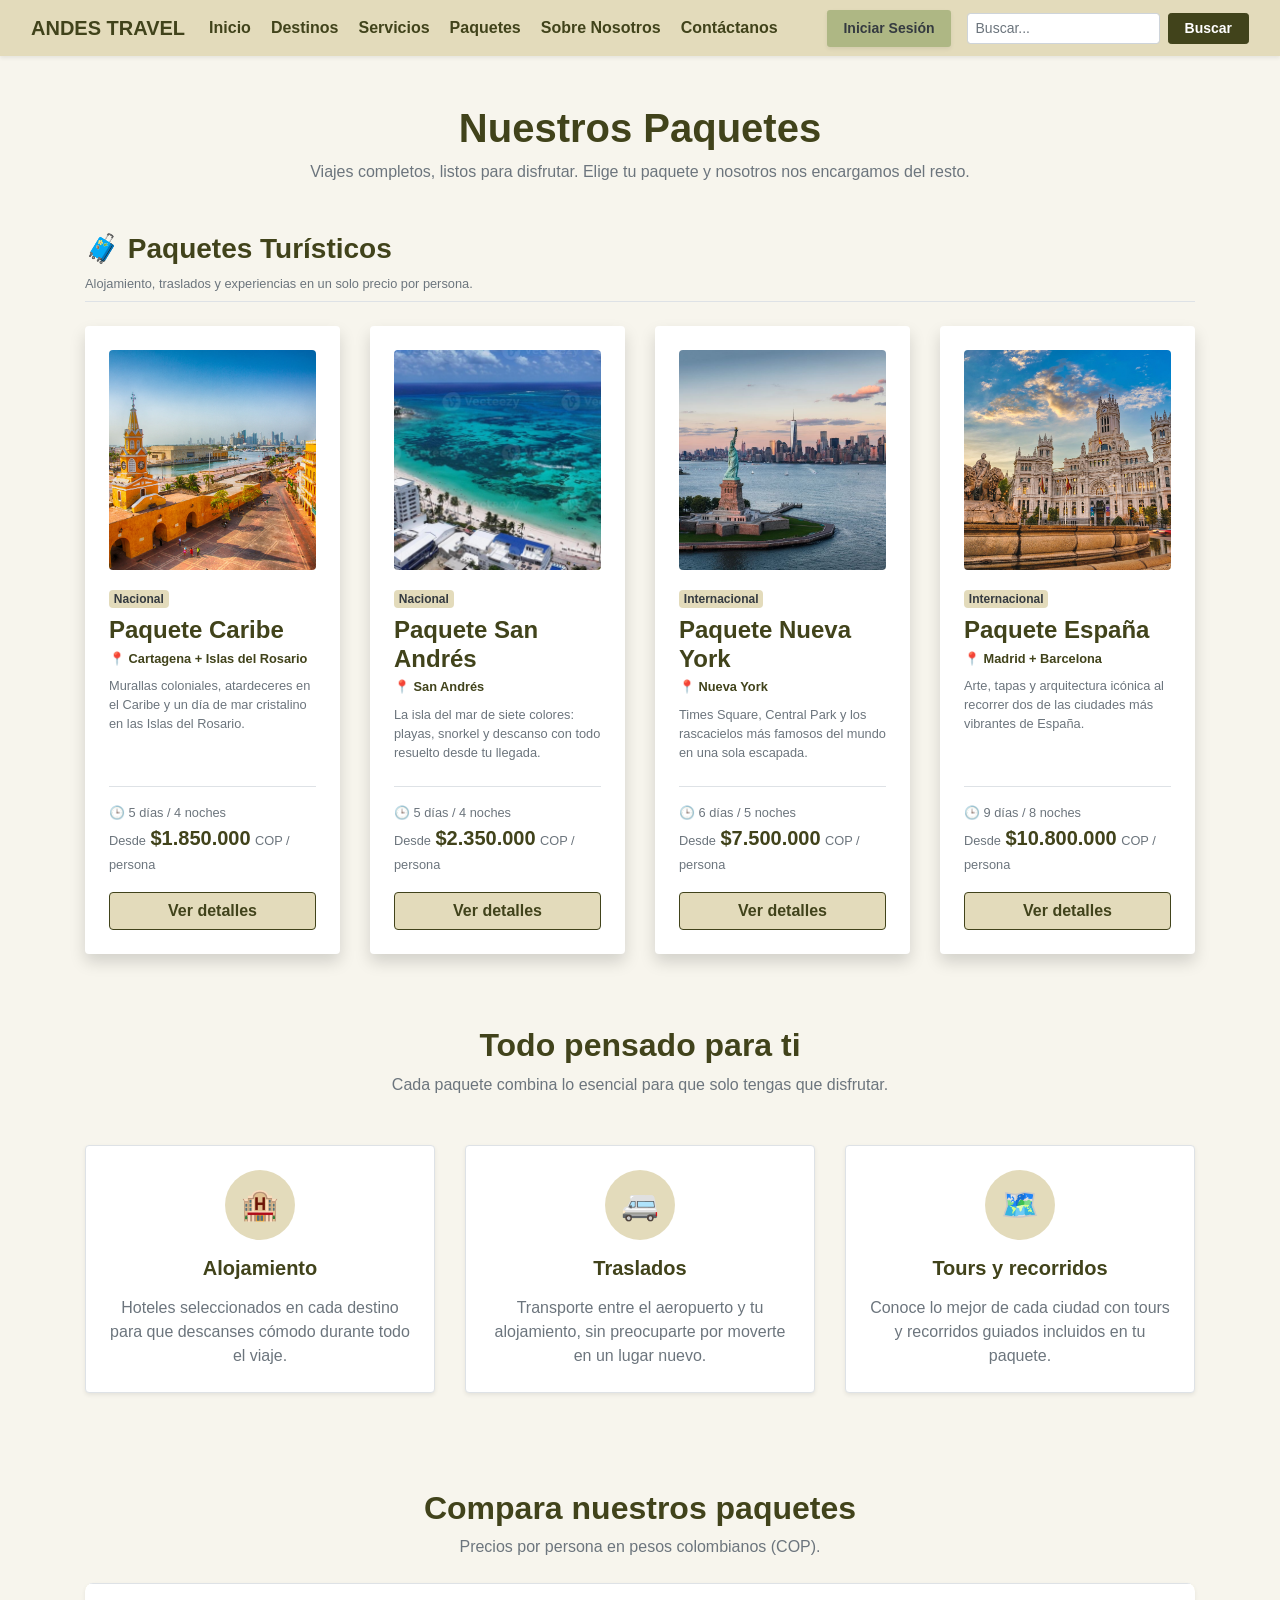
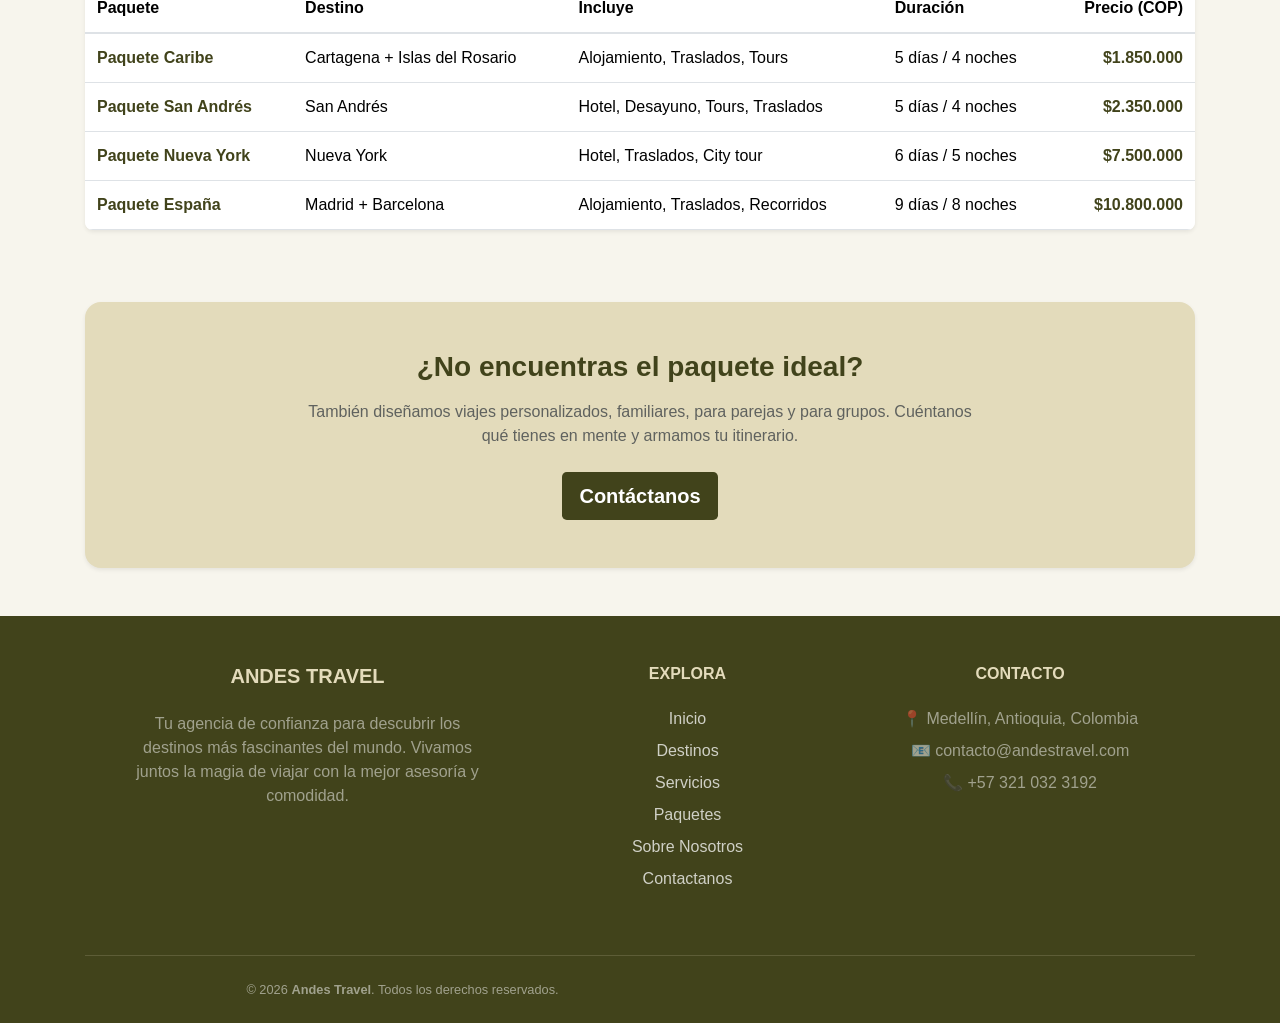
<file: paquetes.html>
<!DOCTYPE html>
<html lang="es">
<head>
    <meta charset="UTF-8">
    <meta name="viewport" content="width=device-width, initial-scale=1.0">
    <title>Paquetes - Andes Travel</title>
    
    <link href="https://cdn.jsdelivr.net/npm/bootstrap@5.3.3/dist/css/bootstrap.min.css" rel="stylesheet">
    <link rel="stylesheet" href="css/bootstrap.min.css">
    <link rel="stylesheet" href="css/style.css">
    
  
</head>
<body>

   
    <nav class="navbar navbar-expand-lg bg-body-tertiary shadow-sm" style="background-color: #E3DBBB !important;">
    <div class="container-fluid">
        <!-- Logo de la Marca -->
        <a class="navbar-brand fw-bold" href="index.html" style="color: #41431B;">ANDES TRAVEL</a>
        
        <!-- Botón Hamburguesa para Móviles -->
        <button class="navbar-toggler" type="button" data-bs-toggle="collapse" data-bs-target="#navbarSupportedContent" aria-controls="navbarSupportedContent" aria-expanded="false" aria-label="Toggle navigation">
            <span class="navbar-toggler-icon"></span>
        </button>

        <!-- Contenido del Menú -->
        <div class="collapse navbar-collapse" id="navbarSupportedContent">
            
            <!-- Enlaces de Navegación alineados a la izquierda -->
            <ul class="navbar-nav me-auto mb-2 mb-lg-0 align-items-lg-center gap-1">
                <li class="nav-item">
                    <a class="nav-link active fw-semibold" style="color: #41431B !important;" aria-current="page" href="index.html">Inicio</a>
                </li>
                <li class="nav-item">
                    <a class="nav-link fw-semibold" style="color: #41431B !important;" href="destinos.html">Destinos</a>
                </li>
                <li class="nav-item">
                    <a class="nav-link fw-semibold" style="color: #41431B !important;" href="servicios.html">Servicios</a>
                </li>
                <li class="nav-item">
                    <a class="nav-link fw-semibold" style="color: #41431B !important;" href="paquetes.html">Paquetes</a>
                </li>
                <li class="nav-item">
                    <a class="nav-link fw-semibold" style="color: #41431B !important;" href="sobre-nosotros.html">Sobre Nosotros</a>
                </li>
                <li class="nav-item">
                    <a class="nav-link fw-semibold" style="color: #41431B !important;" href="contacto.html">Contáctanos</a>
                </li>
            </ul>

            <!-- Sección Derecha: Botón de Sesión y Buscador -->
            <div class="d-flex align-items-center gap-3">
                
                <!-- Botón que activa el Modal (Actualizado a Bootstrap 5: data-bs-toggle) -->
                <button type="button" class="btn btn-sm fw-bold px-3 py-2 text-dark shadow-sm" style="background-color: #AEB784; border: none;" data-bs-toggle="modal" data-bs-target="#exampleModal">
                    Iniciar Sesión
                </button>

                <!-- Barra de Búsqueda -->
                <form class="d-flex" role="search">
                    <input class="form-control form-control-sm me-2" type="search" placeholder="Buscar..." aria-label="Search">
                    <button class="btn btn-sm fw-bold text-white px-3" type="submit" style="background-color: #41431B; border-color: #41431B;">Buscar</button>
                </form>
            </div>

        </div>
    </div>
</nav>

<!-- ========================================== -->
<!-- VENTANA MODAL DE INICIAR SESIÓN -->
<!-- ========================================== -->
<div class="modal fade" id="exampleModal" tabindex="-1" aria-labelledby="exampleModalLabel" aria-hidden="true">
    <div class="modal-dialog modal-dialog-centered">
        <div class="modal-content shadow-lg border-0 rounded-4" style="background-color: #F9F6EE;">
            <div class="modal-header border-bottom-0 pb-0">
                <h5 class="modal-title fw-bold" id="exampleModalLabel" style="color: #41431B;">Iniciar Sesión / Registro</h5>
                <button type="button" class="btn-close" data-bs-dismiss="modal" aria-label="Close"></button>
            </div>
            
            <div class="modal-body p-4">
                <form>
                    <div class="mb-3">
                        <label for="nombreCompleto" class="form-label small fw-bold" style="color: #41431B;">Nombre Completo</label>
                        <input type="text" class="form-control" id="nombreCompleto" placeholder="Escribe tu nombre">
                    </div>
                    <div class="mb-3">
                        <label for="documento" class="form-label small fw-bold" style="color: #41431B;">Documento de Identificación</label>
                        <input type="text" class="form-control" id="documento" placeholder="Escribe tu documento">
                    </div>
                    <div class="mb-3">
                        <label for="correo" class="form-label small fw-bold" style="color: #41431B;">Correo Electrónico</label>
                        <input type="email" class="form-control" id="correo" placeholder="Escribe tu correo">
                    </div>
                    <div class="mb-3">
                        <label for="usuario" class="form-label small fw-bold" style="color: #41431B;">Usuario</label>
                        <input type="text" class="form-control" id="usuario" placeholder="Elige un usuario">
                    </div>
                    <div class="mb-3">
                        <label for="password" class="form-label small fw-bold" style="color: #41431B;">Contraseña</label>
                        <input type="password" class="form-control" id="password" placeholder="Contraseña">
                        <div class="form-text text-muted" style="font-size: 0.75rem;">Nunca compartiremos tu contraseña.</div>
                    </div>
                    <div class="mb-3">
                        <label for="repassword" class="form-label small fw-bold" style="color: #41431B;">Repite la Contraseña</label>
                        <input type="password" class="form-control" id="repassword" placeholder="Repite tu contraseña">
                    </div>
                    <div class="mb-3 form-check">
                        <input type="checkbox" class="form-check-input" id="sesionCheck">
                        <label class="form-check-label small text-muted" for="sesionCheck">Mantener sesión iniciada</label>
                    </div>
                    <button type="submit" class="btn w-100 fw-bold text-white py-2" style="background-color: #41431B;">Crear Cuenta / Iniciar Sesión</button>
                </form>
            </div>
            
            <div class="modal-footer border-top-0 pt-0">
                <button type="button" class="btn btn-secondary btn-sm" data-bs-dismiss="modal">Cerrar</button>
            </div>
        </div>
    </div>
</div>
<main>
    <div class="container my-5">
        <div class="text-center mb-5">
            <h1 class="fw-bold" style="color: #41431B;">Nuestros Paquetes</h1>
            <p class="text-muted">Viajes completos, listos para disfrutar. Elige tu paquete y nosotros nos encargamos del resto.</p>
        </div>

        <div class="mb-5">
            <div class="border-bottom pb-2 mb-4">
                <h2 class="fw-bold h3" style="color: #41431B;">🧳 Paquetes Turísticos</h2>
                <p class="text-muted small mb-0">Alojamiento, traslados y experiencias en un solo precio por persona.</p>
            </div>
            <div class="row g-4">
                
                <div class="col-md-6 col-xl-3">
                    <div class="p-4 shadow rounded h-100 d-flex flex-column justify-content-between hover-tarjeta tarjeta-uniforme bg-white">
                        <div>
                            <img src="img/Torre del Reloj en Cartagena de Indias, Colombia.webp" class="img-fluid rounded mb-3 tarjeta-destino-img w-100" alt="Cartagena + Islas del Rosario">
                            <span class="badge mb-2 text-dark" style="background-color: #E3DBBB;">Nacional</span>
                            <h4 class="fw-bold mb-1" style="color: #41431B;">Paquete Caribe</h4>
                            <p class="fw-semibold small mb-2" style="color: #41431B;">📍 Cartagena + Islas del Rosario</p>
                            <p class="text-muted small">Murallas coloniales, atardeceres en el Caribe y un día de mar cristalino en las Islas del Rosario.</p>
                        </div>
                        <div class="pt-3 border-top mt-2">
                            <p class="text-muted small mb-1">🕒 5 días / 4 noches</p>
                            <p class="mb-3"><span class="text-muted small">Desde</span> <span class="h5 fw-bold mb-0" style="color: #41431B;">$1.850.000</span> <span class="text-muted small">COP / persona</span></p>
                            <button type="button" class="btn w-100 fw-bold btn-destino" style="background-color: #E3DBBB; color: #41431B; border-color: #41431B;" data-bs-toggle="modal" data-bs-target="#modalCaribe">
                                Ver detalles
                            </button>
                        </div>
                    </div>
                </div>
                <div class="col-md-6 col-xl-3">
                    <div class="p-4 shadow rounded h-100 d-flex flex-column justify-content-between hover-tarjeta tarjeta-uniforme bg-white">
                        <div>
                            <img src="img/san_andres.jpeg" class="img-fluid rounded mb-3 tarjeta-destino-img w-100" alt="San Andrés">
                            <span class="badge mb-2 text-dark" style="background-color: #E3DBBB;">Nacional</span>
                            <h4 class="fw-bold mb-1" style="color: #41431B;">Paquete San Andrés</h4>
                            <p class="fw-semibold small mb-2" style="color: #41431B;">📍 San Andrés</p>
                            <p class="text-muted small">La isla del mar de siete colores: playas, snorkel y descanso con todo resuelto desde tu llegada.</p>
                        </div>
                        <div class="pt-3 border-top mt-2">
                            <p class="text-muted small mb-1">🕒 5 días / 4 noches</p>
                            <p class="mb-3"><span class="text-muted small">Desde</span> <span class="h5 fw-bold mb-0" style="color: #41431B;">$2.350.000</span> <span class="text-muted small">COP / persona</span></p>
                            <button type="button" class="btn w-100 fw-bold btn-destino" style="background-color: #E3DBBB; color: #41431B; border-color: #41431B;" data-bs-toggle="modal" data-bs-target="#modalSanAndres">
                                Ver detalles
                            </button>
                        </div>
                    </div>
                </div>
                <div class="col-md-6 col-xl-3">
                    <div class="p-4 shadow rounded h-100 d-flex flex-column justify-content-between hover-tarjeta tarjeta-uniforme bg-white">
                        <div>
                            <img src="img/ny.jpg" class="img-fluid rounded mb-3 tarjeta-destino-img w-100" alt="Nueva York">
                            <span class="badge mb-2 text-dark" style="background-color: #E3DBBB;">Internacional</span>
                            <h4 class="fw-bold mb-1" style="color: #41431B;">Paquete Nueva York</h4>
                            <p class="fw-semibold small mb-2" style="color: #41431B;">📍 Nueva York</p>
                            <p class="text-muted small">Times Square, Central Park y los rascacielos más famosos del mundo en una sola escapada.</p>
                        </div>
                        <div class="pt-3 border-top mt-2">
                            <p class="text-muted small mb-1">🕒 6 días / 5 noches</p>
                            <p class="mb-3"><span class="text-muted small">Desde</span> <span class="h5 fw-bold mb-0" style="color: #41431B;">$7.500.000</span> <span class="text-muted small">COP / persona</span></p>
                            <button type="button" class="btn w-100 fw-bold btn-destino" style="background-color: #E3DBBB; color: #41431B; border-color: #41431B;" data-bs-toggle="modal" data-bs-target="#modalNuevaYork">
                                Ver detalles
                            </button>
                        </div>
                    </div>
                </div>
                <div class="col-md-6 col-xl-3">
                    <div class="p-4 shadow rounded h-100 d-flex flex-column justify-content-between hover-tarjeta tarjeta-uniforme bg-white">
                        <div>
                            <img src="img/madrid.jpeg" class="img-fluid rounded mb-3 tarjeta-destino-img w-100" alt="Madrid + Barcelona">
                            <span class="badge mb-2 text-dark" style="background-color: #E3DBBB;">Internacional</span>
                            <h4 class="fw-bold mb-1" style="color: #41431B;">Paquete España</h4>
                            <p class="fw-semibold small mb-2" style="color: #41431B;">📍 Madrid + Barcelona</p>
                            <p class="text-muted small">Arte, tapas y arquitectura icónica al recorrer dos de las ciudades más vibrantes de España.</p>
                        </div>
                        <div class="pt-3 border-top mt-2">
                            <p class="text-muted small mb-1">🕒 9 días / 8 noches</p>
                            <p class="mb-3"><span class="text-muted small">Desde</span> <span class="h5 fw-bold mb-0" style="color: #41431B;">$10.800.000</span> <span class="text-muted small">COP / persona</span></p>
                            <button type="button" class="btn w-100 fw-bold btn-destino" style="background-color: #E3DBBB; color: #41431B; border-color: #41431B;" data-bs-toggle="modal" data-bs-target="#modalEspana">
                                Ver detalles
                            </button>
                        </div>
                    </div>
                </div>
            </div>
        </div>
        
    <div class="modal fade" id="modalCaribe" tabindex="-1" aria-labelledby="modalCaribeLabel" aria-hidden="true">
        <div class="modal-dialog modal-dialog-centered modal-lg">
            <div class="modal-content border-0 shadow-lg rounded-4 overflow-hidden">
                <div class="modal-header text-white" style="background-color: #41431B;">
                    <h5 class="modal-title fw-bold" id="modalCaribeLabel" style="color: #E3DBBB;">Paquete Caribe: Cartagena + Islas del Rosario</h5>
                    <button type="button" class="btn-close btn-close-white" data-bs-dismiss="modal" aria-label="Close"></button>
                </div>
                <div class="modal-body p-4">
                    <div class="row g-4 align-items-center">
                        <div class="col-md-6">
                            <img src="img/Torre del Reloj en Cartagena de Indias, Colombia.webp" class="img-fluid rounded-3 shadow-sm w-100" alt="Cartagena + Islas del Rosario detalle">
                        </div>
                        <div class="col-md-6">
                            <h6 class="fw-bold text-dark mb-2">¿Qué incluye este paquete?</h6>
                            <ul class="list-unstyled text-muted small mb-3">
                                <li class="mb-2">✅ 5 días / 4 noches</li>
                                <li class="mb-2">✅ Alojamiento</li><li class="mb-2">✅ Traslados</li><li class="mb-2">✅ Tours</li>
                            </ul>
                            <div class="p-3 rounded-3" style="background-color: #E3DBBB;">
                                <span class="d-block fw-bold" style="color: #41431B;">Precio por persona:</span>
                                <span class="h4 fw-bold mb-0" style="color: #41431B;">$1.850.000 COP</span>
                            </div>
                        </div>
                    </div>
                </div>
                <div class="modal-footer bg-light border-0">
                    <button type="button" class="btn btn-secondary btn-sm" data-bs-dismiss="modal">Cerrar</button>
                    <a href="contacto.html?paquete=Paquete%20Caribe" class="btn btn-sm fw-bold px-4 text-white btn-destino" style="background-color: #41431B;">Reservar Ahora</a>
                </div>
            </div>
        </div>
    </div>
    <div class="modal fade" id="modalSanAndres" tabindex="-1" aria-labelledby="modalSanAndresLabel" aria-hidden="true">
        <div class="modal-dialog modal-dialog-centered modal-lg">
            <div class="modal-content border-0 shadow-lg rounded-4 overflow-hidden">
                <div class="modal-header text-white" style="background-color: #41431B;">
                    <h5 class="modal-title fw-bold" id="modalSanAndresLabel" style="color: #E3DBBB;">Paquete San Andrés: San Andrés</h5>
                    <button type="button" class="btn-close btn-close-white" data-bs-dismiss="modal" aria-label="Close"></button>
                </div>
                <div class="modal-body p-4">
                    <div class="row g-4 align-items-center">
                        <div class="col-md-6">
                            <img src="img/cancun.jpg" class="img-fluid rounded-3 shadow-sm w-100" alt="San Andrés detalle">
                        </div>
                        <div class="col-md-6">
                            <h6 class="fw-bold text-dark mb-2">¿Qué incluye este paquete?</h6>
                            <ul class="list-unstyled text-muted small mb-3">
                                <li class="mb-2">✅ 5 días / 4 noches</li>
                                <li class="mb-2">✅ Hotel</li><li class="mb-2">✅ Desayuno</li><li class="mb-2">✅ Tours</li><li class="mb-2">✅ Traslados</li>
                            </ul>
                            <div class="p-3 rounded-3" style="background-color: #E3DBBB;">
                                <span class="d-block fw-bold" style="color: #41431B;">Precio por persona:</span>
                                <span class="h4 fw-bold mb-0" style="color: #41431B;">$2.350.000 COP</span>
                            </div>
                        </div>
                    </div>
                </div>
                <div class="modal-footer bg-light border-0">
                    <button type="button" class="btn btn-secondary btn-sm" data-bs-dismiss="modal">Cerrar</button>
                    <a href="contacto.html?paquete=Paquete%20San%20Andrés" class="btn btn-sm fw-bold px-4 text-white btn-destino" style="background-color: #41431B;">Reservar Ahora</a>
                </div>
            </div>
        </div>
    </div>
    <div class="modal fade" id="modalNuevaYork" tabindex="-1" aria-labelledby="modalNuevaYorkLabel" aria-hidden="true">
        <div class="modal-dialog modal-dialog-centered modal-lg">
            <div class="modal-content border-0 shadow-lg rounded-4 overflow-hidden">
                <div class="modal-header text-white" style="background-color: #41431B;">
                    <h5 class="modal-title fw-bold" id="modalNuevaYorkLabel" style="color: #E3DBBB;">Paquete Nueva York: Nueva York</h5>
                    <button type="button" class="btn-close btn-close-white" data-bs-dismiss="modal" aria-label="Close"></button>
                </div>
                <div class="modal-body p-4">
                    <div class="row g-4 align-items-center">
                        <div class="col-md-6">
                            <img src="img/ny.jpg" class="img-fluid rounded-3 shadow-sm w-100" alt="Nueva York detalle">
                        </div>
                        <div class="col-md-6">
                            <h6 class="fw-bold text-dark mb-2">¿Qué incluye este paquete?</h6>
                            <ul class="list-unstyled text-muted small mb-3">
                                <li class="mb-2">✅ 6 días / 5 noches</li>
                                <li class="mb-2">✅ Hotel</li><li class="mb-2">✅ Traslados</li><li class="mb-2">✅ City tour</li>
                            </ul>
                            <div class="p-3 rounded-3" style="background-color: #E3DBBB;">
                                <span class="d-block fw-bold" style="color: #41431B;">Precio por persona:</span>
                                <span class="h4 fw-bold mb-0" style="color: #41431B;">$7.500.000 COP</span>
                            </div>
                        </div>
                    </div>
                </div>
                <div class="modal-footer bg-light border-0">
                    <button type="button" class="btn btn-secondary btn-sm" data-bs-dismiss="modal">Cerrar</button>
                    <a href="contacto.html?paquete=Paquete%20Nueva%20York" class="btn btn-sm fw-bold px-4 text-white btn-destino" style="background-color: #41431B;">Reservar Ahora</a>
                </div>
            </div>
        </div>
    </div>
    <div class="modal fade" id="modalEspana" tabindex="-1" aria-labelledby="modalEspanaLabel" aria-hidden="true">
        <div class="modal-dialog modal-dialog-centered modal-lg">
            <div class="modal-content border-0 shadow-lg rounded-4 overflow-hidden">
                <div class="modal-header text-white" style="background-color: #41431B;">
                    <h5 class="modal-title fw-bold" id="modalEspanaLabel" style="color: #E3DBBB;">Paquete España: Madrid + Barcelona</h5>
                    <button type="button" class="btn-close btn-close-white" data-bs-dismiss="modal" aria-label="Close"></button>
                </div>
                <div class="modal-body p-4">
                    <div class="row g-4 align-items-center">
                        <div class="col-md-6">
                            <img src="img/madrid.jpeg" class="img-fluid rounded-3 shadow-sm w-100" alt="Madrid + Barcelona detalle">
                        </div>
                        <div class="col-md-6">
                            <h6 class="fw-bold text-dark mb-2">¿Qué incluye este paquete?</h6>
                            <ul class="list-unstyled text-muted small mb-3">
                                <li class="mb-2">✅ 9 días / 8 noches</li>
                                <li class="mb-2">✅ Alojamiento</li><li class="mb-2">✅ Traslados</li><li class="mb-2">✅ Recorridos</li>
                            </ul>
                            <div class="p-3 rounded-3" style="background-color: #E3DBBB;">
                                <span class="d-block fw-bold" style="color: #41431B;">Precio por persona:</span>
                                <span class="h4 fw-bold mb-0" style="color: #41431B;">$10.800.000 COP</span>
                            </div>
                        </div>
                    </div>
                </div>
                <div class="modal-footer bg-light border-0">
                    <button type="button" class="btn btn-secondary btn-sm" data-bs-dismiss="modal">Cerrar</button>
                    <a href="contacto.html?paquete=Paquete%20España" class="btn btn-sm fw-bold px-4 text-white btn-destino" style="background-color: #41431B;">Reservar Ahora</a>
                </div>
            </div>
        </div>
    </div>
    </div>

    <section class="container my-5 py-4">
        <div class="text-center mb-5">
            <h2 class="fw-bold" style="color: #41431B;">Todo pensado para ti</h2>
            <p class="text-muted">Cada paquete combina lo esencial para que solo tengas que disfrutar.</p>
        </div>
        <div class="row g-4 text-center">
            <div class="col-md-4">
                <div class="p-4 border rounded shadow-sm h-100 bg-white hover-tarjeta">
                    <div class="mb-3 d-inline-flex align-items-center justify-content-center rounded-circle" style="width: 70px; height: 70px; background-color: #E3DBBB; font-size: 1.9rem;">🏨</div>
                    <h4 class="fw-bold mb-3" style="color: #41431B; font-size: 1.25rem;">Alojamiento</h4>
                    <p class="text-muted mb-0">Hoteles seleccionados en cada destino para que descanses cómodo durante todo el viaje.</p>
                </div>
            </div>
            <div class="col-md-4">
                <div class="p-4 border rounded shadow-sm h-100 bg-white hover-tarjeta">
                    <div class="mb-3 d-inline-flex align-items-center justify-content-center rounded-circle" style="width: 70px; height: 70px; background-color: #E3DBBB; font-size: 1.9rem;">🚐</div>
                    <h4 class="fw-bold mb-3" style="color: #41431B; font-size: 1.25rem;">Traslados</h4>
                    <p class="text-muted mb-0">Transporte entre el aeropuerto y tu alojamiento, sin preocuparte por moverte en un lugar nuevo.</p>
                </div>
            </div>
            <div class="col-md-4">
                <div class="p-4 border rounded shadow-sm h-100 bg-white hover-tarjeta">
                    <div class="mb-3 d-inline-flex align-items-center justify-content-center rounded-circle" style="width: 70px; height: 70px; background-color: #E3DBBB; font-size: 1.9rem;">🗺️</div>
                    <h4 class="fw-bold mb-3" style="color: #41431B; font-size: 1.25rem;">Tours y recorridos</h4>
                    <p class="text-muted mb-0">Conoce lo mejor de cada ciudad con tours y recorridos guiados incluidos en tu paquete.</p>
                </div>
            </div>
        </div>
    </section>

    <section class="container my-5 py-4">
        <div class="text-center mb-4">
            <h2 class="fw-bold" style="color: #41431B;">Compara nuestros paquetes</h2>
            <p class="text-muted">Precios por persona en pesos colombianos (COP).</p>
        </div>
        <div class="table-responsive shadow-sm rounded-3 bg-white">
            <table class="table table-hover align-middle mb-0">
                <thead style="background-color: #E3DBBB;">
                    <tr style="color: #41431B;">
                        <th scope="col">Paquete</th>
                        <th scope="col">Destino</th>
                        <th scope="col">Incluye</th>
                        <th scope="col">Duración</th>
                        <th scope="col" class="text-end">Precio (COP)</th>
                    </tr>
                </thead>
                <tbody>
                        <tr>
                            <td class="fw-bold" style="color: #41431B;">Paquete Caribe</td>
                            <td>Cartagena + Islas del Rosario</td>
                            <td>Alojamiento, Traslados, Tours</td>
                            <td>5 días / 4 noches</td>
                            <td class="fw-bold text-end" style="color: #41431B;">$1.850.000</td>
                        </tr>
                        <tr>
                            <td class="fw-bold" style="color: #41431B;">Paquete San Andrés</td>
                            <td>San Andrés</td>
                            <td>Hotel, Desayuno, Tours, Traslados</td>
                            <td>5 días / 4 noches</td>
                            <td class="fw-bold text-end" style="color: #41431B;">$2.350.000</td>
                        </tr>
                        <tr>
                            <td class="fw-bold" style="color: #41431B;">Paquete Nueva York</td>
                            <td>Nueva York</td>
                            <td>Hotel, Traslados, City tour</td>
                            <td>6 días / 5 noches</td>
                            <td class="fw-bold text-end" style="color: #41431B;">$7.500.000</td>
                        </tr>
                        <tr>
                            <td class="fw-bold" style="color: #41431B;">Paquete España</td>
                            <td>Madrid + Barcelona</td>
                            <td>Alojamiento, Traslados, Recorridos</td>
                            <td>9 días / 8 noches</td>
                            <td class="fw-bold text-end" style="color: #41431B;">$10.800.000</td>
                        </tr>
                </tbody>
            </table>
        </div>
    </section>

    <section class="container my-5">
        <div class="p-5 rounded-4 shadow-sm text-center" style="background-color: #E3DBBB;">
            <div class="row justify-content-center">
                <div class="col-lg-8">
                    <h3 class="fw-bold mb-3" style="color: #41431B;">¿No encuentras el paquete ideal?</h3>
                    <p class="text-dark mb-4 opacity-75">También diseñamos viajes personalizados, familiares, para parejas y para grupos. Cuéntanos qué tienes en mente y armamos tu itinerario.</p>
                    <a href="contacto.html" class="btn btn-lg fw-bold text-white" style="background-color: #41431B;">Contáctanos</a>
                </div>
            </div>
        </div>
    </section>
</main>

    <footer class="text-white pt-5 pb-4" style="background-color: #41431B;">
        <div class="container text-center text-md-start">
            <div class="row g-4">
                
                
                <div class="col-md-4 col-lg-4 col-xl-4 mx-auto mb-4">
                    <h5 class="text-uppercase fw-bold mb-4" style="color: #E3DBBB;">Andes Travel</h5>
                    <p class="text-white-50">
                        Tu agencia de confianza para descubrir los destinos más fascinantes del mundo. Vivamos juntos la magia de viajar con la mejor asesoría y comodidad.
                    </p>
                </div>

               
                <div class="col-md-2 col-lg-2 col-xl-2 mx-auto mb-4">
                    <h6 class="text-uppercase fw-bold mb-4" style="color: #E3DBBB;">Explora</h6>
                    <ul class="list-unstyled">
                        <li class="mb-2"><a href="index.html" class="text-white text-decoration-none opacity-75 hover-opacity">Inicio</a></li>
                        <li class="mb-2"><a href="destinos.html" class="text-white text-decoration-none opacity-75 hover-opacity">Destinos</a></li>
                        <li class="mb-2"><a href="servicios.html" class="text-white text-decoration-none opacity-75 hover-opacity">Servicios</a></li>
                        <li class="mb-2"><a href="paquetes.html" class="text-white text-decoration-none opacity-75 hover-opacity">Paquetes</a></li>
                        <li class="mb-2"><a href="sobre-nosotros.html" class="text-white text-decoration-none opacity-75 hover-opacity">Sobre Nosotros</a></li>
                        <li class="mb-2"><a href="contacto.html" class="text-white text-decoration-none opacity-75 hover-opacity">Contactanos</a></li>
                    </ul>
                </div>

               
                <div class="col-md-4 col-lg-3 col-xl-3 mx-auto mb-md-0 mb-4">
                    <h6 class="text-uppercase fw-bold mb-4" style="color: #E3DBBB;">Contacto</h6>
                    <p class="text-white-50 mb-2">📍 Medellín, Antioquia, Colombia</p>
                    <p class="text-white-50 mb-2">📧 contacto@andestravel.com</p>
                    <p class="text-white-50 mb-2">📞 +57 321 032 3192</p>
                </div>

            </div>

            
            <hr class="my-4" style="background-color: #E3DBBB; opacity: 0.2;">
            
            <div class="row align-items-center">
                <div class="col-md-7 text-center text-md-start">
                    <p class="text-white-50 small mb-0">&copy; 2026 <strong>Andes Travel</strong>. Todos los derechos reservados.</p>
                </div>
              
            </div>
        </div>
    </footer>

    <script src="https://cdn.jsdelivr.net/npm/bootstrap@5.3.3/dist/js/bootstrap.bundle.min.js"></script>
    <script src="js/jquery-4.0.0.min.js"></script>
    <script src="js/popper.min.js"></script>
    <script src="js/bootstrap.min.js"></script>
</body>
</html>
</file>
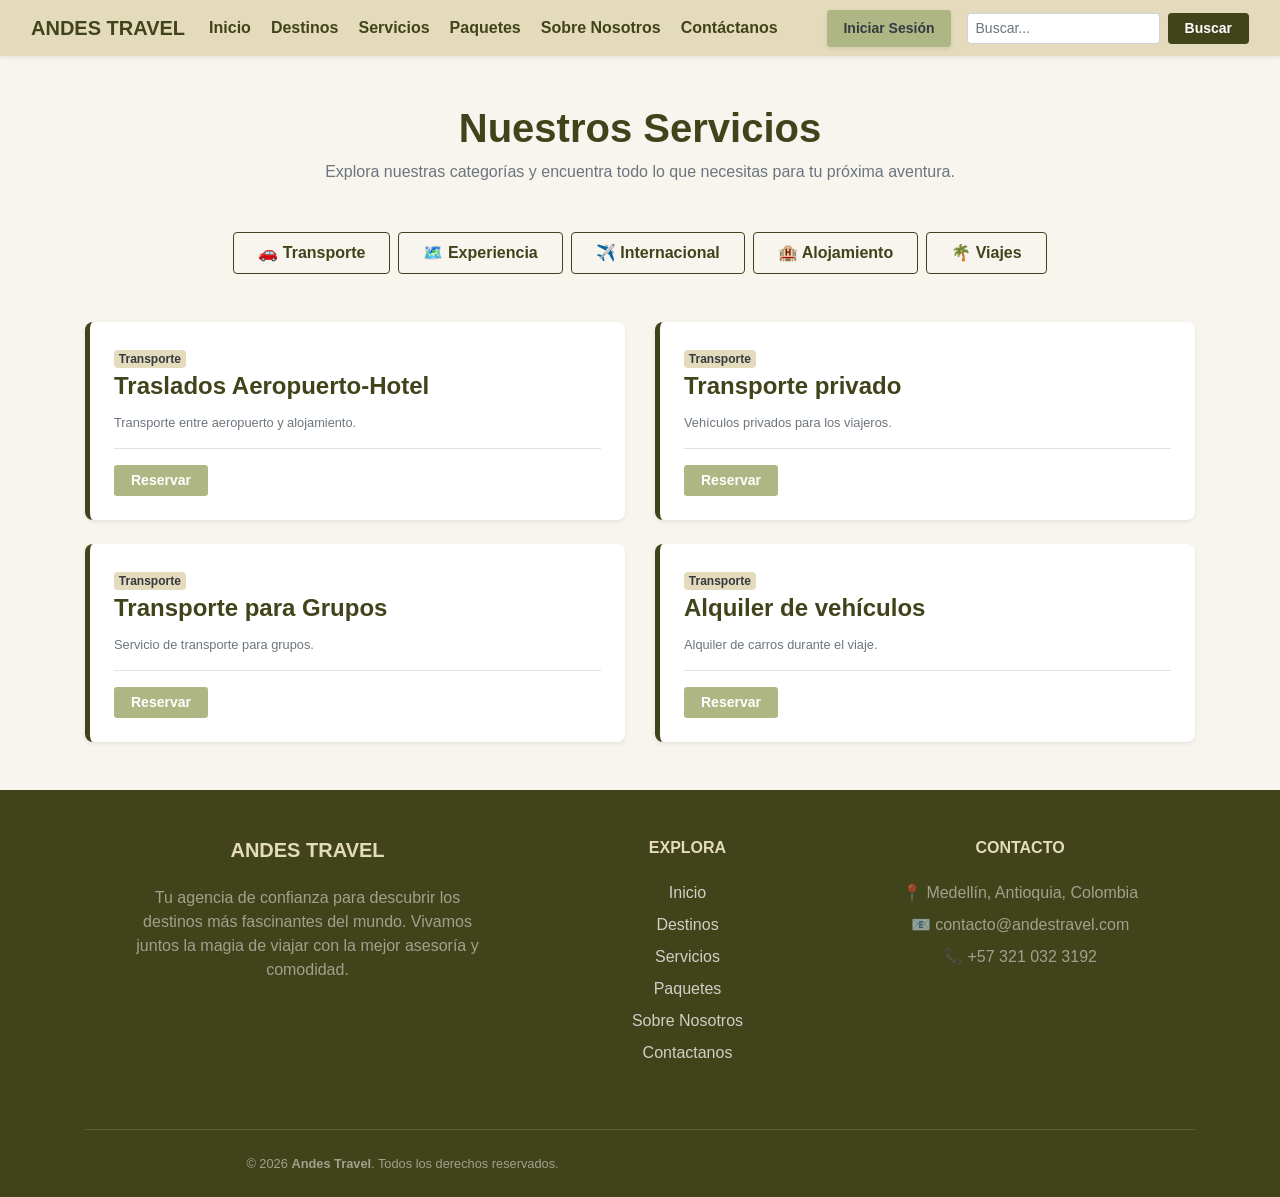
<file: servicios.html>
<!DOCTYPE html>
<html lang="es">
<head>
    <meta charset="UTF-8">
    <meta name="viewport" content="width=device-width, initial-scale=1.0">
    <title>Servicios - Andes Travel</title>
    
    <link href="https://cdn.jsdelivr.net/npm/bootstrap@5.3.3/dist/css/bootstrap.min.css" rel="stylesheet">
    <link rel="stylesheet" href="css/bootstrap.min.css">
    <link rel="stylesheet" href="css/style.css">
    
  
</head>
<body>

   
   <nav class="navbar navbar-expand-lg bg-body-tertiary shadow-sm" style="background-color: #E3DBBB !important;">
    <div class="container-fluid">
        <!-- Logo de la Marca -->
        <a class="navbar-brand fw-bold" href="index.html" style="color: #41431B;">ANDES TRAVEL</a>
        
        <!-- Botón Hamburguesa para Móviles -->
        <button class="navbar-toggler" type="button" data-bs-toggle="collapse" data-bs-target="#navbarSupportedContent" aria-controls="navbarSupportedContent" aria-expanded="false" aria-label="Toggle navigation">
            <span class="navbar-toggler-icon"></span>
        </button>

        <!-- Contenido del Menú -->
        <div class="collapse navbar-collapse" id="navbarSupportedContent">
            
            <!-- Enlaces de Navegación alineados a la izquierda -->
            <ul class="navbar-nav me-auto mb-2 mb-lg-0 align-items-lg-center gap-1">
                <li class="nav-item">
                    <a class="nav-link active fw-semibold" style="color: #41431B !important;" aria-current="page" href="index.html">Inicio</a>
                </li>
                <li class="nav-item">
                    <a class="nav-link fw-semibold" style="color: #41431B !important;" href="destinos.html">Destinos</a>
                </li>
                <li class="nav-item">
                    <a class="nav-link fw-semibold" style="color: #41431B !important;" href="servicios.html">Servicios</a>
                </li>
                <li class="nav-item">
                    <a class="nav-link fw-semibold" style="color: #41431B !important;" href="paquetes.html">Paquetes</a>
                </li>
                <li class="nav-item">
                    <a class="nav-link fw-semibold" style="color: #41431B !important;" href="sobre-nosotros.html">Sobre Nosotros</a>
                </li>
                <li class="nav-item">
                    <a class="nav-link fw-semibold" style="color: #41431B !important;" href="contacto.html">Contáctanos</a>
                </li>
            </ul>

            <!-- Sección Derecha: Botón de Sesión y Buscador -->
            <div class="d-flex align-items-center gap-3">
                
                <!-- Botón que activa el Modal (Actualizado a Bootstrap 5: data-bs-toggle) -->
                <button type="button" class="btn btn-sm fw-bold px-3 py-2 text-dark shadow-sm" style="background-color: #AEB784; border: none;" data-bs-toggle="modal" data-bs-target="#exampleModal">
                    Iniciar Sesión
                </button>

                <!-- Barra de Búsqueda -->
                <form class="d-flex" role="search">
                    <input class="form-control form-control-sm me-2" type="search" placeholder="Buscar..." aria-label="Search">
                    <button class="btn btn-sm fw-bold text-white px-3" type="submit" style="background-color: #41431B; border-color: #41431B;">Buscar</button>
                </form>
            </div>

        </div>
    </div>
</nav>

<!-- ========================================== -->
<!-- VENTANA MODAL DE INICIAR SESIÓN -->
<!-- ========================================== -->
<div class="modal fade" id="exampleModal" tabindex="-1" aria-labelledby="exampleModalLabel" aria-hidden="true">
    <div class="modal-dialog modal-dialog-centered">
        <div class="modal-content shadow-lg border-0 rounded-4" style="background-color: #F9F6EE;">
            <div class="modal-header border-bottom-0 pb-0">
                <h5 class="modal-title fw-bold" id="exampleModalLabel" style="color: #41431B;">Iniciar Sesión / Registro</h5>
                <button type="button" class="btn-close" data-bs-dismiss="modal" aria-label="Close"></button>
            </div>
            
            <div class="modal-body p-4">
                <form>
                    <div class="mb-3">
                        <label for="nombreCompleto" class="form-label small fw-bold" style="color: #41431B;">Nombre Completo</label>
                        <input type="text" class="form-control" id="nombreCompleto" placeholder="Escribe tu nombre">
                    </div>
                    <div class="mb-3">
                        <label for="documento" class="form-label small fw-bold" style="color: #41431B;">Documento de Identificación</label>
                        <input type="text" class="form-control" id="documento" placeholder="Escribe tu documento">
                    </div>
                    <div class="mb-3">
                        <label for="correo" class="form-label small fw-bold" style="color: #41431B;">Correo Electrónico</label>
                        <input type="email" class="form-control" id="correo" placeholder="Escribe tu correo">
                    </div>
                    <div class="mb-3">
                        <label for="usuario" class="form-label small fw-bold" style="color: #41431B;">Usuario</label>
                        <input type="text" class="form-control" id="usuario" placeholder="Elige un usuario">
                    </div>
                    <div class="mb-3">
                        <label for="password" class="form-label small fw-bold" style="color: #41431B;">Contraseña</label>
                        <input type="password" class="form-control" id="password" placeholder="Contraseña">
                        <div class="form-text text-muted" style="font-size: 0.75rem;">Nunca compartiremos tu contraseña.</div>
                    </div>
                    <div class="mb-3">
                        <label for="repassword" class="form-label small fw-bold" style="color: #41431B;">Repite la Contraseña</label>
                        <input type="password" class="form-control" id="repassword" placeholder="Repite tu contraseña">
                    </div>
                    <div class="mb-3 form-check">
                        <input type="checkbox" class="form-check-input" id="sesionCheck">
                        <label class="form-check-label small text-muted" for="sesionCheck">Mantener sesión iniciada</label>
                    </div>
                    <button type="submit" class="btn w-100 fw-bold text-white py-2" style="background-color: #41431B;">Crear Cuenta / Iniciar Sesión</button>
                </form>
            </div>
            
            <div class="modal-footer border-top-0 pt-0">
                <button type="button" class="btn btn-secondary btn-sm" data-bs-dismiss="modal">Cerrar</button>
            </div>
        </div>
    </div>
</div>

<main>
    <div class="container my-5">
        
        <!-- Título de la Sección -->
        <div class="text-center mb-5">
            <h1 class="fw-bold" style="color: #41431B;">Nuestros Servicios</h1>
            <p class="text-muted">Explora nuestras categorías y encuentra todo lo que necesitas para tu próxima aventura.</p>
        </div>

        <!-- PESTAÑAS (TABS) PARA LAS 5 CATEGORÍAS -->
        <ul class="nav nav-pills justify-content-center mb-5 gap-2 flex-wrap" id="serviciosTabs" role="tablist">
            <li class="nav-item" role="presentation">
                <button class="nav-link fw-bold px-4 btn-servicio" id="transporte-tab" data-bs-toggle="pill" data-bs-target="#transporte" type="button" role="tab" style="color: #41431B; border: 1px solid #41431B;">🚗 Transporte</button>
            </li>
            <li class="nav-item" role="presentation">
                <button class="nav-link fw-bold px-4 btn-servicio" id="experiencia-tab" data-bs-toggle="pill" data-bs-target="#experiencia" type="button" role="tab" style="color: #41431B; border: 1px solid #41431B;">🗺️ Experiencia</button>
            </li>
            <li class="nav-item" role="presentation">
                <button class="nav-link fw-bold px-4 btn-servicio" id="internacional-tab" data-bs-toggle="pill" data-bs-target="#internacional" type="button" role="tab" style="color: #41431B; border: 1px solid #41431B;">✈️ Internacional</button>
            </li>
            <li class="nav-item" role="presentation">
                <button class="nav-link fw-bold px-4 btn-servicio" id="alojamiento-tab" data-bs-toggle="pill" data-bs-target="#alojamiento" type="button" role="tab" style="color: #41431B; border: 1px solid #41431B;">🏨 Alojamiento</button>
            </li>
            <li class="nav-item" role="presentation">
                <button class="nav-link fw-bold px-4 btn-servicio" id="viajes-tab" data-bs-toggle="pill" data-bs-target="#viajes" type="button" role="tab" style="color: #41431B; border: 1px solid #41431B;">🌴 Viajes</button>
            </li>
        </ul>

        <!-- CONTENIDO DE LAS PESTAÑAS -->
        <div class="tab-content" id="serviciosTabsContent">
            
            <!-- 1. TRANSPORTE -->
            <div class="tab-pane fade show active" id="transporte" role="tabpanel">
                <div class="row g-4">
                    
                    
                    <div class="col-md-6">
                        <div class="p-4 shadow-sm rounded-3 bg-white hover-tarjeta position-relative border-0 h-100 d-flex flex-column justify-content-between" style="border-left: 5px solid #41431B !important;">
                            <div>
                                <div class="d-flex justify-content-between align-items-start mb-2">
                                    <div>
                                        <span class="badge mb-1 text-dark" style="background-color: #E3DBBB;">Transporte</span>
                                        <h4 class="fw-bold mb-1" style="color: #41431B;">Traslados Aeropuerto-Hotel</h4>
                                    </div>
                                </div>
                                <p class="text-muted small mb-3">Transporte entre aeropuerto y alojamiento.</p>
                            </div>
                            <div class="d-flex justify-content-between align-items-center pt-3 border-top">
                                <a href="contacto.html" class="btn btn-sm fw-bold px-3 text-white" style="background-color: #AEB784;">Reservar</a>
                            </div>
                        </div>
                    </div>

                    
                    <div class="col-md-6">
                        <div class="p-4 shadow-sm rounded-3 bg-white hover-tarjeta position-relative border-0 h-100 d-flex flex-column justify-content-between" style="border-left: 5px solid #41431B !important;">
                            <div>
                                <div class="d-flex justify-content-between align-items-start mb-2">
                                    <div>
                                        <span class="badge mb-1 text-dark" style="background-color: #E3DBBB;">Transporte</span>
                                        <h4 class="fw-bold mb-1" style="color: #41431B;">Transporte privado</h4>
                                    </div>
                                </div>
                                <p class="text-muted small mb-3">Vehículos privados para los viajeros.</p>
                            </div>
                            <div class="d-flex justify-content-between align-items-center pt-3 border-top">
                                <a href="contacto.html" class="btn btn-sm fw-bold px-3 text-white" style="background-color: #AEB784;">Reservar</a>
                            </div>
                        </div>
                    </div>

                    
                    <div class="col-md-6">
                        <div class="p-4 shadow-sm rounded-3 bg-white hover-tarjeta position-relative border-0 h-100 d-flex flex-column justify-content-between" style="border-left: 5px solid #41431B !important;">
                            <div>
                                <div class="d-flex justify-content-between align-items-start mb-2">
                                    <div>
                                        <span class="badge mb-1 text-dark" style="background-color: #E3DBBB;">Transporte</span>
                                        <h4 class="fw-bold mb-1" style="color: #41431B;">Transporte para Grupos</h4>
                                    </div>
                                </div>
                                <p class="text-muted small mb-3">Servicio de transporte para grupos.</p>
                            </div>
                            <div class="d-flex justify-content-between align-items-center pt-3 border-top">
                                <a href="contacto.html" class="btn btn-sm fw-bold px-3 text-white" style="background-color: #AEB784;">Reservar</a>
                            </div>
                        </div>
                    </div>

                       <div class="col-md-6">
                        <div class="p-4 shadow-sm rounded-3 bg-white hover-tarjeta position-relative border-0 h-100 d-flex flex-column justify-content-between" style="border-left: 5px solid #41431B !important;">
                            <div>
                                <div class="d-flex justify-content-between align-items-start mb-2">
                                    <div>
                                        <span class="badge mb-1 text-dark" style="background-color: #E3DBBB;">Transporte</span>
                                        <h4 class="fw-bold mb-1" style="color: #41431B;">Alquiler de vehículos</h4>
                                    </div>
                                </div>
                                <p class="text-muted small mb-3">Alquiler de carros durante el viaje.</p>
                            </div>
                            <div class="d-flex justify-content-between align-items-center pt-3 border-top">
                                <a href="contacto.html" class="btn btn-sm fw-bold px-3 text-white" style="background-color: #AEB784;">Reservar</a>
                            </div>
                        </div>
                    </div>

                </div>
            </div>

            <!-- 2. EXPERIENCIA -->
            <div class="tab-pane fade" id="experiencia" role="tabpanel">
                <div class="row g-4">
                    <div class="col-md-6">
                        <div class="p-4 shadow-sm rounded-3 bg-white hover-tarjeta position-relative border-0 h-100 d-flex flex-column justify-content-between" style="border-left: 5px solid #41431B !important;">
                            <div>
                                <div class="d-flex justify-content-between align-items-start mb-2">
                                    <div>
                                        <span class="badge mb-1 text-dark" style="background-color: #E3DBBB;">Experiencia</span>
                                        <h4 class="fw-bold mb-1" style="color: #41431B;">Tours por ciudades</h4>
                                    </div>
                                </div>
                                <p class="text-muted small mb-3">Recorridos turísticos guiados.</p>
                            </div>
                            <div class="d-flex justify-content-between align-items-center pt-3 border-top">
                                <a href="contacto.html" class="btn btn-sm fw-bold px-3 text-white" style="background-color: #AEB784;">Reservar</a>
                            </div>
                        </div>
                    </div>

                     <div class="col-md-6">
                        <div class="p-4 shadow-sm rounded-3 bg-white hover-tarjeta position-relative border-0 h-100 d-flex flex-column justify-content-between" style="border-left: 5px solid #41431B !important;">
                            <div>
                                <div class="d-flex justify-content-between align-items-start mb-2">
                                    <div>
                                        <span class="badge mb-1 text-dark" style="background-color: #E3DBBB;">Experiencia</span>
                                        <h4 class="fw-bold mb-1" style="color: #41431B;">Excursiones</h4>
                                    </div>
                                </div>
                                <p class="text-muted small mb-3">Actividades y recorridos en los destinos.</p>
                            </div>
                            <div class="d-flex justify-content-between align-items-center pt-3 border-top">
                                <a href="contacto.html" class="btn btn-sm fw-bold px-3 text-white" style="background-color: #AEB784;">Reservar</a>
                            </div>
                        </div>
                    </div>

                      <div class="col-md-6">
                        <div class="p-4 shadow-sm rounded-3 bg-white hover-tarjeta position-relative border-0 h-100 d-flex flex-column justify-content-between" style="border-left: 5px solid #41431B !important;">
                            <div>
                                <div class="d-flex justify-content-between align-items-start mb-2">
                                    <div>
                                        <span class="badge mb-1 text-dark" style="background-color: #E3DBBB;">Experiencia</span>
                                        <h4 class="fw-bold mb-1" style="color: #41431B;">Entradas a parques</h4>
                                    </div>
                                </div>
                                <p class="text-muted small mb-3">Gestión de entradas a parques y atracciones.</p>
                            </div>
                            <div class="d-flex justify-content-between align-items-center pt-3 border-top">
                                <a href="contacto.html" class="btn btn-sm fw-bold px-3 text-white" style="background-color: #AEB784;">Reservar</a>
                            </div>
                        </div>
                    </div>

                     <div class="col-md-6">
                        <div class="p-4 shadow-sm rounded-3 bg-white hover-tarjeta position-relative border-0 h-100 d-flex flex-column justify-content-between" style="border-left: 5px solid #41431B !important;">
                            <div>
                                <div class="d-flex justify-content-between align-items-start mb-2">
                                    <div>
                                        <span class="badge mb-1 text-dark" style="background-color: #E3DBBB;">Experiencia</span>
                                        <h4 class="fw-bold mb-1" style="color: #41431B;">Actividades acuáticas</h4>
                                    </div>
                                </div>
                                <p class="text-muted small mb-3">Experiencias como snorkel y actividades de playa.</p>
                            </div>
                            <div class="d-flex justify-content-between align-items-center pt-3 border-top">
                                <a href="contacto.html" class="btn btn-sm fw-bold px-3 text-white" style="background-color: #AEB784;">Reservar</a>
                            </div>
                        </div>
                    </div>

                    <div class="col-md-6">
                        <div class="p-4 shadow-sm rounded-3 bg-white hover-tarjeta position-relative border-0 h-100 d-flex flex-column justify-content-between" style="border-left: 5px solid #41431B !important;">
                            <div>
                                <div class="d-flex justify-content-between align-items-start mb-2">
                                    <div>
                                        <span class="badge mb-1 text-dark" style="background-color: #E3DBBB;">Experiencia</span>
                                        <h4 class="fw-bold mb-1" style="color: #41431B;">Experiencias gastronómicas</h4>
                                    </div>
                                </div>
                                <p class="text-muted small mb-3">Actividades relacionadas con gastronomía local.</p>
                            </div>
                            <div class="d-flex justify-content-between align-items-center pt-3 border-top">
                                <a href="contacto.html" class="btn btn-sm fw-bold px-3 text-white" style="background-color: #AEB784;">Reservar</a>
                            </div>
                        </div>
                    </div>

                      <div class="col-md-6">
                        <div class="p-4 shadow-sm rounded-3 bg-white hover-tarjeta position-relative border-0 h-100 d-flex flex-column justify-content-between" style="border-left: 5px solid #41431B !important;">
                            <div>
                                <div class="d-flex justify-content-between align-items-start mb-2">
                                    <div>
                                        <span class="badge mb-1 text-dark" style="background-color: #E3DBBB;">Experiencia</span>
                                        <h4 class="fw-bold mb-1" style="color: #41431B;">Visitas culturales</h4>
                                    </div>
                                </div>
                                <p class="text-muted small mb-3">Visitas a lugares históricos y culturales.</p>
                            </div>
                            <div class="d-flex justify-content-between align-items-center pt-3 border-top">
                                <a href="contacto.html" class="btn btn-sm fw-bold px-3 text-white" style="background-color: #AEB784;">Reservar</a>
                            </div>
                        </div>
                    </div>
                </div>
            </div>

            <!-- 3. INTERNACIONAL -->
            <div class="tab-pane fade" id="internacional" role="tabpanel">
                <div class="row g-4">
                    <div class="col-md-6">
                        <div class="p-4 shadow-sm rounded-3 bg-white hover-tarjeta position-relative border-0 h-100 d-flex flex-column justify-content-between" style="border-left: 5px solid #41431B !important;">
                            <div>
                                <div class="d-flex justify-content-between align-items-start mb-2">
                                    <div>
                                        <span class="badge mb-1 text-dark" style="background-color: #E3DBBB;">Internacional</span>
                                        <h4 class="fw-bold mb-1" style="color: #41431B;">Asesoría para visas</h4>
                                    </div>
                                </div>
                                <p class="text-muted small mb-3">Orientación sobre procesos y requisitos de visa.</p>
                            </div>
                            <div class="d-flex justify-content-between align-items-center pt-3 border-top">
                                <a href="contacto.html" class="btn btn-sm fw-bold px-3 text-white" style="background-color: #AEB784;">Reservar</a>
                            </div>
                        </div>
                    </div>

                        <div class="col-md-6">
                        <div class="p-4 shadow-sm rounded-3 bg-white hover-tarjeta position-relative border-0 h-100 d-flex flex-column justify-content-between" style="border-left: 5px solid #41431B !important;">
                            <div>
                                <div class="d-flex justify-content-between align-items-start mb-2">
                                    <div>
                                        <span class="badge mb-1 text-dark" style="background-color: #E3DBBB;">Internacional</span>
                                        <h4 class="fw-bold mb-1" style="color: #41431B;">Seguro de viaje</h4>
                                    </div>
                                </div>
                                <p class="text-muted small mb-3">Gestión de seguros para viajeros.</p>
                            </div>
                            <div class="d-flex justify-content-between align-items-center pt-3 border-top">
                                <a href="contacto.html" class="btn btn-sm fw-bold px-3 text-white" style="background-color: #AEB784;">Reservar</a>
                            </div>
                        </div>
                    </div>

                       <div class="col-md-6">
                        <div class="p-4 shadow-sm rounded-3 bg-white hover-tarjeta position-relative border-0 h-100 d-flex flex-column justify-content-between" style="border-left: 5px solid #41431B !important;">
                            <div>
                                <div class="d-flex justify-content-between align-items-start mb-2">
                                    <div>
                                        <span class="badge mb-1 text-dark" style="background-color: #E3DBBB;">Internacional</span>
                                        <h4 class="fw-bold mb-1" style="color: #41431B;">Requisitos de entrada</h4>
                                    </div>
                                </div>
                                <p class="text-muted small mb-3">Orientación sobre requisitos de ingreso a países.</p>
                            </div>
                            <div class="d-flex justify-content-between align-items-center pt-3 border-top">
                                <a href="contacto.html" class="btn btn-sm fw-bold px-3 text-white" style="background-color: #AEB784;">Reservar</a>
                            </div>
                        </div>
                    </div>

                       <div class="col-md-6">
                        <div class="p-4 shadow-sm rounded-3 bg-white hover-tarjeta position-relative border-0 h-100 d-flex flex-column justify-content-between" style="border-left: 5px solid #41431B !important;">
                            <div>
                                <div class="d-flex justify-content-between align-items-start mb-2">
                                    <div>
                                        <span class="badge mb-1 text-dark" style="background-color: #E3DBBB;">Internacional</span>
                                        <h4 class="fw-bold mb-1" style="color: #41431B;">Organización de itinerarios</h4>
                                    </div>
                                </div>
                                <p class="text-muted small mb-3">Planificación de rutas y actividades.</p>
                            </div>
                            <div class="d-flex justify-content-between align-items-center pt-3 border-top">
                                <a href="contacto.html" class="btn btn-sm fw-bold px-3 text-white" style="background-color: #AEB784;">Reservar</a>
                            </div>
                        </div>
                    </div>

                    <div class="col-md-6">
                        <div class="p-4 shadow-sm rounded-3 bg-white hover-tarjeta position-relative border-0 h-100 d-flex flex-column justify-content-between" style="border-left: 5px solid #41431B !important;">
                            <div>
                                <div class="d-flex justify-content-between align-items-start mb-2">
                                    <div>
                                        <span class="badge mb-1 text-dark" style="background-color: #E3DBBB;">Internacional</span>
                                        <h4 class="fw-bold mb-1" style="color: #41431B;">Asistencia durante el viaje</h4>
                                    </div>
                                </div>
                                <p class="text-muted small mb-3">Soporte al cliente durante su viaje.</p>
                            </div>
                            <div class="d-flex justify-content-between align-items-center pt-3 border-top">
                                <a href="contacto.html" class="btn btn-sm fw-bold px-3 text-white" style="background-color: #AEB784;">Reservar</a>
                            </div>
                        </div>
                    </div>
                </div>
            </div>

            <!-- 4. ALOJAMIENTO -->
            <div class="tab-pane fade" id="alojamiento" role="tabpanel">
                <div class="row g-4">
                    <div class="col-md-6">
                        <div class="p-4 shadow-sm rounded-3 bg-white hover-tarjeta position-relative border-0 h-100 d-flex flex-column justify-content-between" style="border-left: 5px solid #41431B !important;">
                            <div>
                                <div class="d-flex justify-content-between align-items-start mb-2">
                                    <div>
                                        <span class="badge mb-1 text-dark" style="background-color: #E3DBBB;">Alojamiento</span>
                                        <h4 class="fw-bold mb-1" style="color: #41431B;">Hoteles</h4>
                                    </div>
                                </div>
                                <p class="text-muted small mb-3">Reservas de hoteles de diferentes categorías.</p>
                            </div>
                            <div class="d-flex justify-content-between align-items-center pt-3 border-top">
                                <a href="contacto.html" class="btn btn-sm fw-bold px-3 text-white" style="background-color: #AEB784;">Reservar</a>
                            </div>
                        </div>
                    </div>

                    <div class="col-md-6">
                        <div class="p-4 shadow-sm rounded-3 bg-white hover-tarjeta position-relative border-0 h-100 d-flex flex-column justify-content-between" style="border-left: 5px solid #41431B !important;">
                            <div>
                                <div class="d-flex justify-content-between align-items-start mb-2">
                                    <div>
                                        <span class="badge mb-1 text-dark" style="background-color: #E3DBBB;">Alojamiento</span>
                                        <h4 class="fw-bold mb-1" style="color: #41431B;">Resorts</h4>
                                    </div>
                                </div>
                                <p class="text-muted small mb-3">Opciones de alojamiento todo incluido.</p>
                            </div>
                            <div class="d-flex justify-content-between align-items-center pt-3 border-top">
                                <a href="contacto.html" class="btn btn-sm fw-bold px-3 text-white" style="background-color: #AEB784;">Reservar</a>
                            </div>
                        </div>
                    </div>
                </div>
            </div>

            <!-- 5. VIAJES -->
            <div class="tab-pane fade" id="viajes" role="tabpanel">
                <div class="row g-4">
                     <div class="col-md-6">
                        <div class="p-4 shadow-sm rounded-3 bg-white hover-tarjeta position-relative border-0 h-100 d-flex flex-column justify-content-between" style="border-left: 5px solid #41431B !important;">
                            <div>
                                <div class="d-flex justify-content-between align-items-start mb-2">
                                    <div>
                                        <span class="badge mb-1 text-dark" style="background-color: #E3DBBB;">Viajes</span>
                                        <h4 class="fw-bold mb-1" style="color: #41431B;">Tiquetes aéreos</h4>
                                    </div>
                                </div>
                                <p class="text-muted small mb-3">Reservas de vuelos nacionales e internacionales.</p>
                            </div>
                            <div class="d-flex justify-content-between align-items-center pt-3 border-top">
                                <a href="contacto.html" class="btn btn-sm fw-bold px-3 text-white" style="background-color: #AEB784;">Reservar</a>
                            </div>
                        </div>
                    </div>

                          <div class="col-md-6">
                        <div class="p-4 shadow-sm rounded-3 bg-white hover-tarjeta position-relative border-0 h-100 d-flex flex-column justify-content-between" style="border-left: 5px solid #41431B !important;">
                            <div>
                                <div class="d-flex justify-content-between align-items-start mb-2">
                                    <div>
                                        <span class="badge mb-1 text-dark" style="background-color: #E3DBBB;">Viajes</span>
                                        <h4 class="fw-bold mb-1" style="color: #41431B;">Reservas de hoteles</h4>
                                    </div>
                                </div>
                                <p class="text-muted small mb-3">Alojamiento en hoteles, resorts y apartamentos turísticos.</p>
                            </div>
                            <div class="d-flex justify-content-between align-items-center pt-3 border-top">
                                <a href="contacto.html" class="btn btn-sm fw-bold px-3 text-white" style="background-color: #AEB784;">Reservar</a>
                            </div>
                        </div>
                    </div>

                      <div class="col-md-6">
                        <div class="p-4 shadow-sm rounded-3 bg-white hover-tarjeta position-relative border-0 h-100 d-flex flex-column justify-content-between" style="border-left: 5px solid #41431B !important;">
                            <div>
                                <div class="d-flex justify-content-between align-items-start mb-2">
                                    <div>
                                        <span class="badge mb-1 text-dark" style="background-color: #E3DBBB;">Viajes</span>
                                        <h4 class="fw-bold mb-1" style="color: #41431B;">Viajes personalizados</h4>
                                    </div>
                                </div>
                                <p class="text-muted small mb-3">Itinerarios adaptados a las preferencias del cliente.</p>
                            </div>
                            <div class="d-flex justify-content-between align-items-center pt-3 border-top">
                                <a href="contacto.html" class="btn btn-sm fw-bold px-3 text-white" style="background-color: #AEB784;">Reservar</a>
                            </div>
                        </div>
                    </div>

                       <div class="col-md-6">
                        <div class="p-4 shadow-sm rounded-3 bg-white hover-tarjeta position-relative border-0 h-100 d-flex flex-column justify-content-between" style="border-left: 5px solid #41431B !important;">
                            <div>
                                <div class="d-flex justify-content-between align-items-start mb-2">
                                    <div>
                                        <span class="badge mb-1 text-dark" style="background-color: #E3DBBB;">Viajes</span>
                                        <h4 class="fw-bold mb-1" style="color: #41431B;">Viajes familiares</h4>
                                    </div>
                                </div>
                                <p class="text-muted small mb-3">Paquetes diseñados para familias.</p>
                            </div>
                            <div class="d-flex justify-content-between align-items-center pt-3 border-top">
                                <a href="contacto.html" class="btn btn-sm fw-bold px-3 text-white" style="background-color: #AEB784;">Reservar</a>
                            </div>
                        </div>
                    </div>

                     <div class="col-md-6">
                        <div class="p-4 shadow-sm rounded-3 bg-white hover-tarjeta position-relative border-0 h-100 d-flex flex-column justify-content-between" style="border-left: 5px solid #41431B !important;">
                            <div>
                                <div class="d-flex justify-content-between align-items-start mb-2">
                                    <div>
                                        <span class="badge mb-1 text-dark" style="background-color: #E3DBBB;">Viajes</span>
                                        <h4 class="fw-bold mb-1" style="color: #41431B;">Viajes para parejas</h4>
                                    </div>
                                </div>
                                <p class="text-muted small mb-3">Experiencias para parejas y lunas de miel.</p>
                            </div>
                            <div class="d-flex justify-content-between align-items-center pt-3 border-top">
                                <a href="contacto.html" class="btn btn-sm fw-bold px-3 text-white" style="background-color: #AEB784;">Reservar</a>
                            </div>
                        </div>
                    </div>

                        <div class="col-md-6">
                        <div class="p-4 shadow-sm rounded-3 bg-white hover-tarjeta position-relative border-0 h-100 d-flex flex-column justify-content-between" style="border-left: 5px solid #41431B !important;">
                            <div>
                                <div class="d-flex justify-content-between align-items-start mb-2">
                                    <div>
                                        <span class="badge mb-1 text-dark" style="background-color: #E3DBBB;">Viajes</span>
                                        <h4 class="fw-bold mb-1" style="color: #41431B;">Viajes grupales</h4>
                                    </div>
                                </div>
                                <p class="text-muted small mb-3">Organización de viajes para grupos.</p>
                            </div>
                            <div class="d-flex justify-content-between align-items-center pt-3 border-top">
                                <a href="contacto.html" class="btn btn-sm fw-bold px-3 text-white" style="background-color: #AEB784;">Reservar</a>
                            </div>
                        </div>
                    </div>
                </div>
            </div>

        </div>

    </div>
</main>
 <footer class="text-white pt-5 pb-4" style="background-color: #41431B;">
        <div class="container text-center text-md-start">
            <div class="row g-4">
                
                
                <div class="col-md-4 col-lg-4 col-xl-4 mx-auto mb-4">
                    <h5 class="text-uppercase fw-bold mb-4" style="color: #E3DBBB;">Andes Travel</h5>
                    <p class="text-white-50">
                        Tu agencia de confianza para descubrir los destinos más fascinantes del mundo. Vivamos juntos la magia de viajar con la mejor asesoría y comodidad.
                    </p>
                </div>

               
                <div class="col-md-2 col-lg-2 col-xl-2 mx-auto mb-4">
                    <h6 class="text-uppercase fw-bold mb-4" style="color: #E3DBBB;">Explora</h6>
                    <ul class="list-unstyled">
                        <li class="mb-2"><a href="index.html" class="text-white text-decoration-none opacity-75 hover-opacity">Inicio</a></li>
                        <li class="mb-2"><a href="destinos.html" class="text-white text-decoration-none opacity-75 hover-opacity">Destinos</a></li>
                        <li class="mb-2"><a href="servicios.html" class="text-white text-decoration-none opacity-75 hover-opacity">Servicios</a></li>
                        <li class="mb-2"><a href="paquetes.html" class="text-white text-decoration-none opacity-75 hover-opacity">Paquetes</a></li>
                        <li class="mb-2"><a href="sobre-nosotros.html" class="text-white text-decoration-none opacity-75 hover-opacity">Sobre Nosotros</a></li>
                        <li class="mb-2"><a href="contacto.html" class="text-white text-decoration-none opacity-75 hover-opacity">Contactanos</a></li>
                    </ul>
                </div>

               
                <div class="col-md-4 col-lg-3 col-xl-3 mx-auto mb-md-0 mb-4">
                    <h6 class="text-uppercase fw-bold mb-4" style="color: #E3DBBB;">Contacto</h6>
                    <p class="text-white-50 mb-2">📍 Medellín, Antioquia, Colombia</p>
                    <p class="text-white-50 mb-2">📧 contacto@andestravel.com</p>
                    <p class="text-white-50 mb-2">📞 +57 321 032 3192</p>
                </div>

            </div>

            
            <hr class="my-4" style="background-color: #E3DBBB; opacity: 0.2;">
            
            <div class="row align-items-center">
                <div class="col-md-7 text-center text-md-start">
                    <p class="text-white-50 small mb-0">&copy; 2026 <strong>Andes Travel</strong>. Todos los derechos reservados.</p>
                </div>
              
            </div>
        </div>
    </footer>
   
    <script src="https://cdn.jsdelivr.net/npm/bootstrap@5.3.3/dist/js/bootstrap.bundle.min.js"></script>
    <script src="js/jquery-4.0.0.min.js"></script>
    <script src="js/popper.min.js"></script>
    <script src="js/bootstrap.min.js"></script>
</body>
</html>
</file>
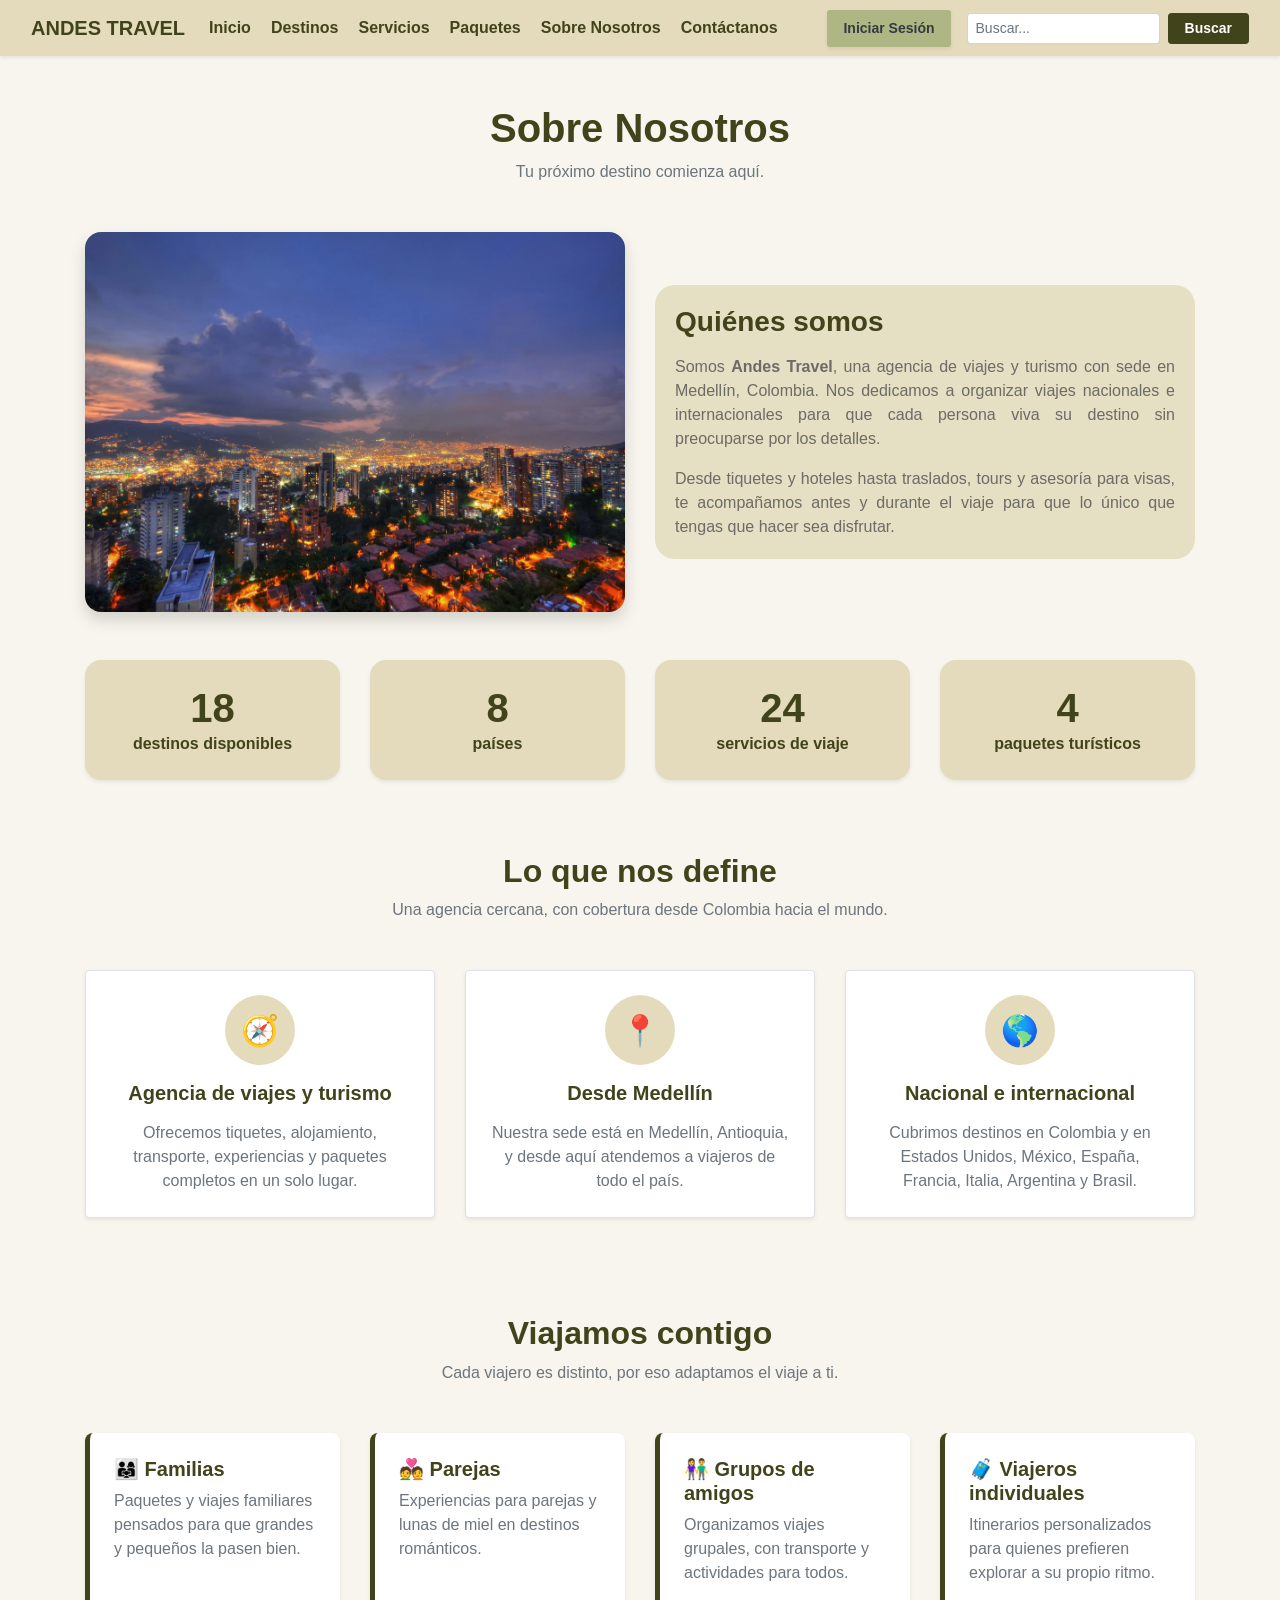
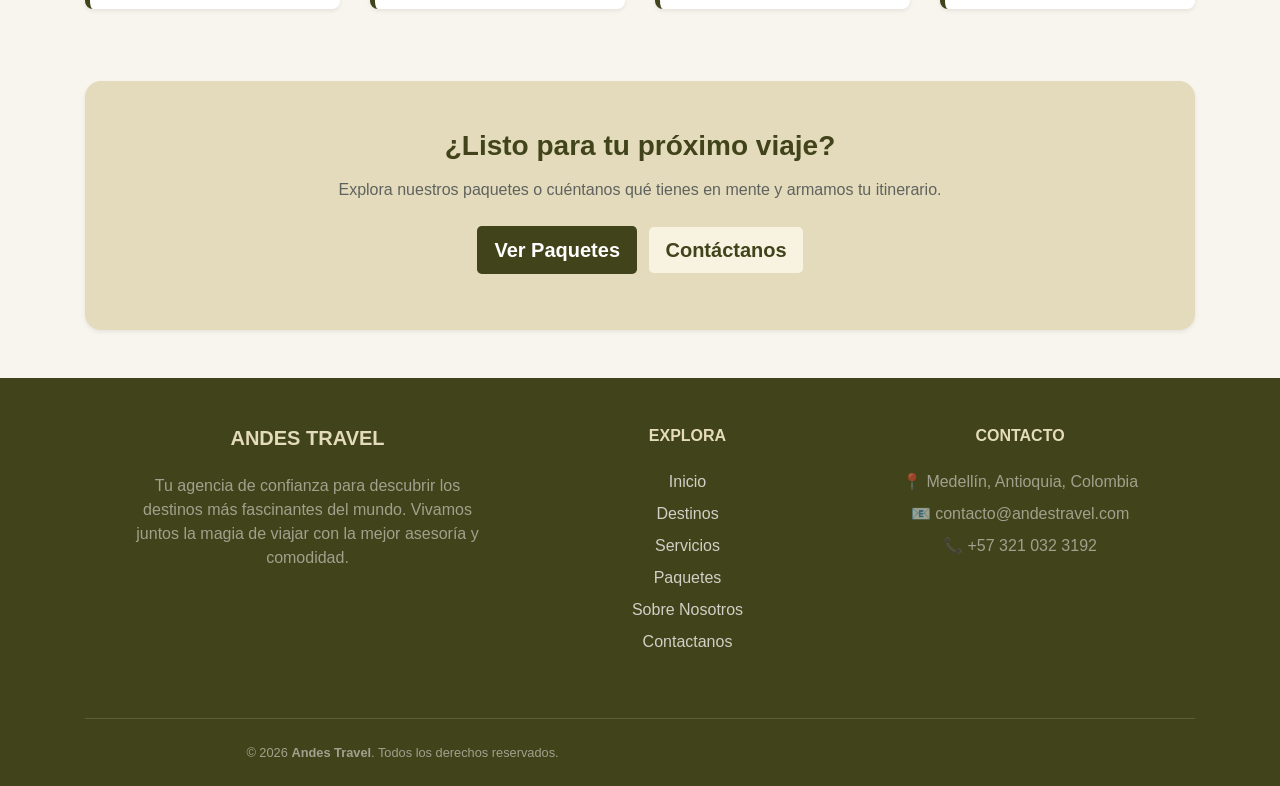
<file: sobre-nosotros.html>
<!DOCTYPE html>
<html lang="es">
<head>
    <meta charset="UTF-8">
    <meta name="viewport" content="width=device-width, initial-scale=1.0">
    <title>Sobre Nosotros - Andes Travel</title>
    
    <link href="https://cdn.jsdelivr.net/npm/bootstrap@5.3.3/dist/css/bootstrap.min.css" rel="stylesheet">
    <link rel="stylesheet" href="css/bootstrap.min.css">
    <link rel="stylesheet" href="css/style.css">
    
  
</head>
<body>

   
    <nav class="navbar navbar-expand-lg bg-body-tertiary shadow-sm" style="background-color: #E3DBBB !important;">
    <div class="container-fluid">
        <!-- Logo de la Marca -->
        <a class="navbar-brand fw-bold" href="index.html" style="color: #41431B;">ANDES TRAVEL</a>
        
        <!-- Botón Hamburguesa para Móviles -->
        <button class="navbar-toggler" type="button" data-bs-toggle="collapse" data-bs-target="#navbarSupportedContent" aria-controls="navbarSupportedContent" aria-expanded="false" aria-label="Toggle navigation">
            <span class="navbar-toggler-icon"></span>
        </button>

        <!-- Contenido del Menú -->
        <div class="collapse navbar-collapse" id="navbarSupportedContent">
            
            <!-- Enlaces de Navegación alineados a la izquierda -->
            <ul class="navbar-nav me-auto mb-2 mb-lg-0 align-items-lg-center gap-1">
                <li class="nav-item">
                    <a class="nav-link active fw-semibold" style="color: #41431B !important;" aria-current="page" href="index.html">Inicio</a>
                </li>
                <li class="nav-item">
                    <a class="nav-link fw-semibold" style="color: #41431B !important;" href="destinos.html">Destinos</a>
                </li>
                <li class="nav-item">
                    <a class="nav-link fw-semibold" style="color: #41431B !important;" href="servicios.html">Servicios</a>
                </li>
                <li class="nav-item">
                    <a class="nav-link fw-semibold" style="color: #41431B !important;" href="paquetes.html">Paquetes</a>
                </li>
                <li class="nav-item">
                    <a class="nav-link fw-semibold" style="color: #41431B !important;" href="sobre-nosotros.html">Sobre Nosotros</a>
                </li>
                <li class="nav-item">
                    <a class="nav-link fw-semibold" style="color: #41431B !important;" href="contacto.html">Contáctanos</a>
                </li>
            </ul>

            <!-- Sección Derecha: Botón de Sesión y Buscador -->
            <div class="d-flex align-items-center gap-3">
                
                <!-- Botón que activa el Modal (Actualizado a Bootstrap 5: data-bs-toggle) -->
                <button type="button" class="btn btn-sm fw-bold px-3 py-2 text-dark shadow-sm" style="background-color: #AEB784; border: none;" data-bs-toggle="modal" data-bs-target="#exampleModal">
                    Iniciar Sesión
                </button>

                <!-- Barra de Búsqueda -->
                <form class="d-flex" role="search">
                    <input class="form-control form-control-sm me-2" type="search" placeholder="Buscar..." aria-label="Search">
                    <button class="btn btn-sm fw-bold text-white px-3" type="submit" style="background-color: #41431B; border-color: #41431B;">Buscar</button>
                </form>
            </div>

        </div>
    </div>
</nav>

<!-- ========================================== -->
<!-- VENTANA MODAL DE INICIAR SESIÓN -->
<!-- ========================================== -->
<div class="modal fade" id="exampleModal" tabindex="-1" aria-labelledby="exampleModalLabel" aria-hidden="true">
    <div class="modal-dialog modal-dialog-centered">
        <div class="modal-content shadow-lg border-0 rounded-4" style="background-color: #F9F6EE;">
            <div class="modal-header border-bottom-0 pb-0">
                <h5 class="modal-title fw-bold" id="exampleModalLabel" style="color: #41431B;">Iniciar Sesión / Registro</h5>
                <button type="button" class="btn-close" data-bs-dismiss="modal" aria-label="Close"></button>
            </div>
            
            <div class="modal-body p-4">
                <form>
                    <div class="mb-3">
                        <label for="nombreCompleto" class="form-label small fw-bold" style="color: #41431B;">Nombre Completo</label>
                        <input type="text" class="form-control" id="nombreCompleto" placeholder="Escribe tu nombre">
                    </div>
                    <div class="mb-3">
                        <label for="documento" class="form-label small fw-bold" style="color: #41431B;">Documento de Identificación</label>
                        <input type="text" class="form-control" id="documento" placeholder="Escribe tu documento">
                    </div>
                    <div class="mb-3">
                        <label for="correo" class="form-label small fw-bold" style="color: #41431B;">Correo Electrónico</label>
                        <input type="email" class="form-control" id="correo" placeholder="Escribe tu correo">
                    </div>
                    <div class="mb-3">
                        <label for="usuario" class="form-label small fw-bold" style="color: #41431B;">Usuario</label>
                        <input type="text" class="form-control" id="usuario" placeholder="Elige un usuario">
                    </div>
                    <div class="mb-3">
                        <label for="password" class="form-label small fw-bold" style="color: #41431B;">Contraseña</label>
                        <input type="password" class="form-control" id="password" placeholder="Contraseña">
                        <div class="form-text text-muted" style="font-size: 0.75rem;">Nunca compartiremos tu contraseña.</div>
                    </div>
                    <div class="mb-3">
                        <label for="repassword" class="form-label small fw-bold" style="color: #41431B;">Repite la Contraseña</label>
                        <input type="password" class="form-control" id="repassword" placeholder="Repite tu contraseña">
                    </div>
                    <div class="mb-3 form-check">
                        <input type="checkbox" class="form-check-input" id="sesionCheck">
                        <label class="form-check-label small text-muted" for="sesionCheck">Mantener sesión iniciada</label>
                    </div>
                    <button type="submit" class="btn w-100 fw-bold text-white py-2" style="background-color: #41431B;">Crear Cuenta / Iniciar Sesión</button>
                </form>
            </div>
            
            <div class="modal-footer border-top-0 pt-0">
                <button type="button" class="btn btn-secondary btn-sm" data-bs-dismiss="modal">Cerrar</button>
            </div>
        </div>
    </div>
</div>

<main>
    <div class="container my-5">


        <div class="text-center mb-5">
            <h1 class="fw-bold" style="color: #41431B;">Sobre Nosotros</h1>
            <p class="text-muted">Tu próximo destino comienza aquí.</p>
        </div>

        <div class="row g-4 align-items-center mb-5">
            <div class="col-lg-6">
                <img src="img/medellin.webp" class="img-fluid rounded-4 shadow w-100" style="height: 380px; object-fit: cover;" alt="Medellín, Colombia">
            </div>
            <div class="col-lg-6">
                <div class="card-style">
                    <h2 class="fw-bold h3 mb-3" style="color: #41431B;">Quiénes somos</h2>
                    <p>Somos <strong>Andes Travel</strong>, una agencia de viajes y turismo con sede en Medellín, Colombia. Nos dedicamos a organizar viajes nacionales e internacionales para que cada persona viva su destino sin preocuparse por los detalles.</p>
                    <p class="mb-0">Desde tiquetes y hoteles hasta traslados, tours y asesoría para visas, te acompañamos antes y durante el viaje para que lo único que tengas que hacer sea disfrutar.</p>
                </div>
            </div>
        </div>

        <div class="row g-4 text-center mb-5">
            
            <div class="col-6 col-md-3">
                <div class="p-4 rounded-4 shadow-sm h-100 hover-tarjeta" style="background-color: #E3DBBB;">
                    <div class="display-4 fw-bold" style="color: #41431B; font-size: 2.5rem;">18</div>
                    <div class="fw-semibold" style="color: #41431B;">destinos disponibles</div>
                </div>
            </div>
            
            <div class="col-6 col-md-3">
                <div class="p-4 rounded-4 shadow-sm h-100 hover-tarjeta" style="background-color: #E3DBBB;">
                    <div class="display-4 fw-bold" style="color: #41431B; font-size: 2.5rem;">8</div>
                    <div class="fw-semibold" style="color: #41431B;">países</div>
                </div>
            </div>
            
            <div class="col-6 col-md-3">
                <div class="p-4 rounded-4 shadow-sm h-100 hover-tarjeta" style="background-color: #E3DBBB;">
                    <div class="display-4 fw-bold" style="color: #41431B; font-size: 2.5rem;">24</div>
                    <div class="fw-semibold" style="color: #41431B;">servicios de viaje</div>
                </div>
            </div>
            
            <div class="col-6 col-md-3">
                <div class="p-4 rounded-4 shadow-sm h-100 hover-tarjeta" style="background-color: #E3DBBB;">
                    <div class="display-4 fw-bold" style="color: #41431B; font-size: 2.5rem;">4</div>
                    <div class="fw-semibold" style="color: #41431B;">paquetes turísticos</div>
                </div>
            </div>
        </div>
    </div>

    <section class="container my-5 py-4">
        <div class="text-center mb-5">
            <h2 class="fw-bold" style="color: #41431B;">Lo que nos define</h2>
            <p class="text-muted">Una agencia cercana, con cobertura desde Colombia hacia el mundo.</p>
        </div>
        <div class="row g-4">
            
            <div class="col-md-4">
                <div class="p-4 border rounded shadow-sm h-100 bg-white hover-tarjeta text-center">
                    <div class="mb-3 d-inline-flex align-items-center justify-content-center rounded-circle" style="width: 70px; height: 70px; background-color: #E3DBBB; font-size: 1.9rem;">🧭</div>
                    <h4 class="fw-bold mb-3" style="color: #41431B; font-size: 1.25rem;">Agencia de viajes y turismo</h4>
                    <p class="text-muted mb-0">Ofrecemos tiquetes, alojamiento, transporte, experiencias y paquetes completos en un solo lugar.</p>
                </div>
            </div>
            
            <div class="col-md-4">
                <div class="p-4 border rounded shadow-sm h-100 bg-white hover-tarjeta text-center">
                    <div class="mb-3 d-inline-flex align-items-center justify-content-center rounded-circle" style="width: 70px; height: 70px; background-color: #E3DBBB; font-size: 1.9rem;">📍</div>
                    <h4 class="fw-bold mb-3" style="color: #41431B; font-size: 1.25rem;">Desde Medellín</h4>
                    <p class="text-muted mb-0">Nuestra sede está en Medellín, Antioquia, y desde aquí atendemos a viajeros de todo el país.</p>
                </div>
            </div>
            
            <div class="col-md-4">
                <div class="p-4 border rounded shadow-sm h-100 bg-white hover-tarjeta text-center">
                    <div class="mb-3 d-inline-flex align-items-center justify-content-center rounded-circle" style="width: 70px; height: 70px; background-color: #E3DBBB; font-size: 1.9rem;">🌎</div>
                    <h4 class="fw-bold mb-3" style="color: #41431B; font-size: 1.25rem;">Nacional e internacional</h4>
                    <p class="text-muted mb-0">Cubrimos destinos en Colombia y en Estados Unidos, México, España, Francia, Italia, Argentina y Brasil.</p>
                </div>
            </div>
        </div>
    </section>

    <section class="container my-5 py-4">
        <div class="text-center mb-5">
            <h2 class="fw-bold" style="color: #41431B;">Viajamos contigo</h2>
            <p class="text-muted">Cada viajero es distinto, por eso adaptamos el viaje a ti.</p>
        </div>
        <div class="row g-4">
            
            <div class="col-md-6 col-lg-3">
                <div class="p-4 shadow-sm rounded-3 bg-white hover-tarjeta border-0 h-100" style="border-left: 5px solid #41431B !important;">
                    <h5 class="fw-bold mb-2" style="color: #41431B;">👨‍👩‍👧 Familias</h5>
                    <p class="text-muted mb-0">Paquetes y viajes familiares pensados para que grandes y pequeños la pasen bien.</p>
                </div>
            </div>
            
            <div class="col-md-6 col-lg-3">
                <div class="p-4 shadow-sm rounded-3 bg-white hover-tarjeta border-0 h-100" style="border-left: 5px solid #41431B !important;">
                    <h5 class="fw-bold mb-2" style="color: #41431B;">💑 Parejas</h5>
                    <p class="text-muted mb-0">Experiencias para parejas y lunas de miel en destinos románticos.</p>
                </div>
            </div>
            
            <div class="col-md-6 col-lg-3">
                <div class="p-4 shadow-sm rounded-3 bg-white hover-tarjeta border-0 h-100" style="border-left: 5px solid #41431B !important;">
                    <h5 class="fw-bold mb-2" style="color: #41431B;">👫 Grupos de amigos</h5>
                    <p class="text-muted mb-0">Organizamos viajes grupales, con transporte y actividades para todos.</p>
                </div>
            </div>
            
            <div class="col-md-6 col-lg-3">
                <div class="p-4 shadow-sm rounded-3 bg-white hover-tarjeta border-0 h-100" style="border-left: 5px solid #41431B !important;">
                    <h5 class="fw-bold mb-2" style="color: #41431B;">🧳 Viajeros individuales</h5>
                    <p class="text-muted mb-0">Itinerarios personalizados para quienes prefieren explorar a su propio ritmo.</p>
                </div>
            </div>
        </div>
    </section>

    <section class="container my-5">
        <div class="p-5 rounded-4 shadow-sm text-center" style="background-color: #E3DBBB;">
            <div class="row justify-content-center">
                <div class="col-lg-8">
                    <h3 class="fw-bold mb-3" style="color: #41431B;">¿Listo para tu próximo viaje?</h3>
                    <p class="text-dark mb-4 opacity-75">Explora nuestros paquetes o cuéntanos qué tienes en mente y armamos tu itinerario.</p>
                    <a href="paquetes.html" class="btn btn-lg fw-bold text-white me-2 mb-2" style="background-color: #41431B;">Ver Paquetes</a>
                    <a href="contacto.html" class="btn btn-lg fw-bold mb-2 button-paquetes" style="background-color: #F8F3E1; color: #41431B; border-color: #41431B;">Contáctanos</a>
                </div>
            </div>
        </div>
    </section>
</main>

    <footer class="text-white pt-5 pb-4" style="background-color: #41431B;">
        <div class="container text-center text-md-start">
            <div class="row g-4">
                
                
                <div class="col-md-4 col-lg-4 col-xl-4 mx-auto mb-4">
                    <h5 class="text-uppercase fw-bold mb-4" style="color: #E3DBBB;">Andes Travel</h5>
                    <p class="text-white-50">
                        Tu agencia de confianza para descubrir los destinos más fascinantes del mundo. Vivamos juntos la magia de viajar con la mejor asesoría y comodidad.
                    </p>
                </div>

               
                <div class="col-md-2 col-lg-2 col-xl-2 mx-auto mb-4">
                    <h6 class="text-uppercase fw-bold mb-4" style="color: #E3DBBB;">Explora</h6>
                    <ul class="list-unstyled">
                        <li class="mb-2"><a href="index.html" class="text-white text-decoration-none opacity-75 hover-opacity">Inicio</a></li>
                        <li class="mb-2"><a href="destinos.html" class="text-white text-decoration-none opacity-75 hover-opacity">Destinos</a></li>
                        <li class="mb-2"><a href="servicios.html" class="text-white text-decoration-none opacity-75 hover-opacity">Servicios</a></li>
                        <li class="mb-2"><a href="paquetes.html" class="text-white text-decoration-none opacity-75 hover-opacity">Paquetes</a></li>
                        <li class="mb-2"><a href="sobre-nosotros.html" class="text-white text-decoration-none opacity-75 hover-opacity">Sobre Nosotros</a></li>
                        <li class="mb-2"><a href="contacto.html" class="text-white text-decoration-none opacity-75 hover-opacity">Contactanos</a></li>
                    </ul>
                </div>

               
                <div class="col-md-4 col-lg-3 col-xl-3 mx-auto mb-md-0 mb-4">
                    <h6 class="text-uppercase fw-bold mb-4" style="color: #E3DBBB;">Contacto</h6>
                    <p class="text-white-50 mb-2">📍 Medellín, Antioquia, Colombia</p>
                    <p class="text-white-50 mb-2">📧 contacto@andestravel.com</p>
                    <p class="text-white-50 mb-2">📞 +57 321 032 3192</p>
                </div>

            </div>

            
            <hr class="my-4" style="background-color: #E3DBBB; opacity: 0.2;">
            
            <div class="row align-items-center">
                <div class="col-md-7 text-center text-md-start">
                    <p class="text-white-50 small mb-0">&copy; 2026 <strong>Andes Travel</strong>. Todos los derechos reservados.</p>
                </div>
              
            </div>
        </div>
    </footer>

    <script src="https://cdn.jsdelivr.net/npm/bootstrap@5.3.3/dist/js/bootstrap.bundle.min.js"></script>
    <script src="js/jquery-4.0.0.min.js"></script>
    <script src="js/popper.min.js"></script>
    <script src="js/bootstrap.min.js"></script>
</body>
</html>
</file>
<file: css/style.css>
body{
            background-color: #e3dbbb42;
        }
        .carousel-item img {
            height: 450px;
            object-fit: cover;
        }
        .hover-tarjeta {
        transition: transform 0.3s ease, box-shadow 0.3s ease;
    }
    .hover-tarjeta:hover {
        transform: translateY(-5px);
        box-shadow: 0 1rem 3rem rgba(0,0,0,.175) !important;
    }
    .button-paquetes{
        border: none;
        transition:background .3s ease;
    }
    .button-paquetes:hover{
        background: #F8F3E1 !important;
    }
    .card-style{
        background-color: #e3dbbbd4;
        border: none;
        border-radius: 20px;
        padding: 20px;
        text-align: justify;
        color: rgba(73, 73, 73, 0.777);
    }
    .img-card{
        border-radius: 10px;
    }
    .tarjeta-destino {
        min-height: 20px;
    }
      .hover-tarjeta {
            transition: transform 0.3s ease, box-shadow 0.3s ease;
        }
        .hover-tarjeta:hover {
            transform: translateY(-5px);
            box-shadow: 0 1rem 3rem rgba(0,0,0,.175) !important;
        }
        .tarjeta-destino-img {
            height: 220px;
            object-fit: cover;
        }
        .tarjeta-uniforme {
            min-height: 480px;
        }
        .modal-btn:focus{
            box-shadow: 0 0 0 .2rem #41431B;
        }
        .modal-btn:hover{
            box-shadow: 0 0 0 .2rem #41431B;
        }
       .form-check-input:checked {
        background-color: #41431B !important;
        border-color: #41431B !important;
    }


    .form-check-input:focus {
        border-color: #41431B !important;
        box-shadow: 0 0 0 0.25rem rgba(65, 67, 27, 0.25) !important;
    }
    .btn-sesion{
        margin-top: 30px;
        background-color: #F8F3E1;
        color: #41431B;
        border-color: #F8F3E1;
        transition: box-shadow .3s ease;
    }
    .btn-sesion:hover{
        background-color: #f2ecd3;
        border-color: #E3DBBB;
        box-shadow: 0 0 0 .25rem rgba(65, 67, 27, 0.358);
        color: #41431B;
    }
    .btn-destino:active{
    box-shadow: 0 0 0 .25rem rgba(65, 67, 27, 0.358);
    }
    .btn-destino:focus{
        box-shadow: 0 0 0 .25rem rgba(65, 67, 27, 0.358);
    }
    .btn-servicio{
        transition: .3s ease;
    }
    .btn-servicio:hover{
        background-color: #41431B;
        color: #E3DBBB !important;
    }
    .btn-servicio:active{
        background-color: #41431B !important;
    }

    /* ---------- Contacto / Paquetes ---------- */
    /* Utilidades de Bootstrap 5 replicadas para que la página se vea igual aunque bootstrap.min.css (v4) local pise al CDN */
    .fw-bold { font-weight: 700 !important; }
    .fw-semibold { font-weight: 600 !important; }
    .rounded-4 { border-radius: 1rem !important; }

    .info-col {
        display: flex;
        flex-direction: column;
        gap: 1.5rem;
    }
    .form-contacto > [class*="col-"] {
        margin-bottom: 1rem;
    }
    .form-contacto .form-label {
        display: inline-block;
        margin-bottom: .5rem;
    }
    .form-contacto .form-select {
        display: block;
        width: 100%;
        max-width: 100%;
        height: calc(1.5em + .75rem + 2px);
        padding: .375rem .75rem;
        color: #495057;
        background-color: #fff;
        border: 1px solid #ced4da;
        border-radius: .375rem;
    }
    .form-control:focus,
    .form-select:focus {
        border-color: #41431B;
        box-shadow: 0 0 0 .25rem rgba(65, 67, 27, 0.25);
        outline: 0;
    }

    /* Preguntas frecuentes (acordeón) */
    .accordion { border-radius: .5rem; overflow: hidden; }
    .accordion-item { background-color: #fff; }
    .accordion-header { margin: 0; font-size: 1rem; }
    .accordion-button {
        display: flex;
        align-items: center;
        width: 100%;
        padding: 1rem 1.25rem;
        font-size: 1.05rem;
        text-align: left;
        color: #41431B;
        background-color: #fff;
        border: 0;
        border-radius: 0;
        cursor: pointer;
    }
    .accordion-button::after {
        content: "\25BE";
        flex-shrink: 0;
        width: auto;
        height: auto;
        margin-left: auto;
        background-image: none;
        transition: transform .2s ease;
    }
    .accordion-button:not(.collapsed) {
        background-color: #E3DBBB;
        color: #41431B;
        box-shadow: none;
    }
    .accordion-button:not(.collapsed)::after { transform: rotate(180deg); }
    .accordion-button:focus {
        outline: 0;
        box-shadow: 0 0 0 .25rem rgba(65, 67, 27, 0.25);
    }
    .accordion-body { padding: 1rem 1.25rem; }

    .table > tbody > tr:hover > * {
        background-color: #F8F3E1;
    }
</file>
